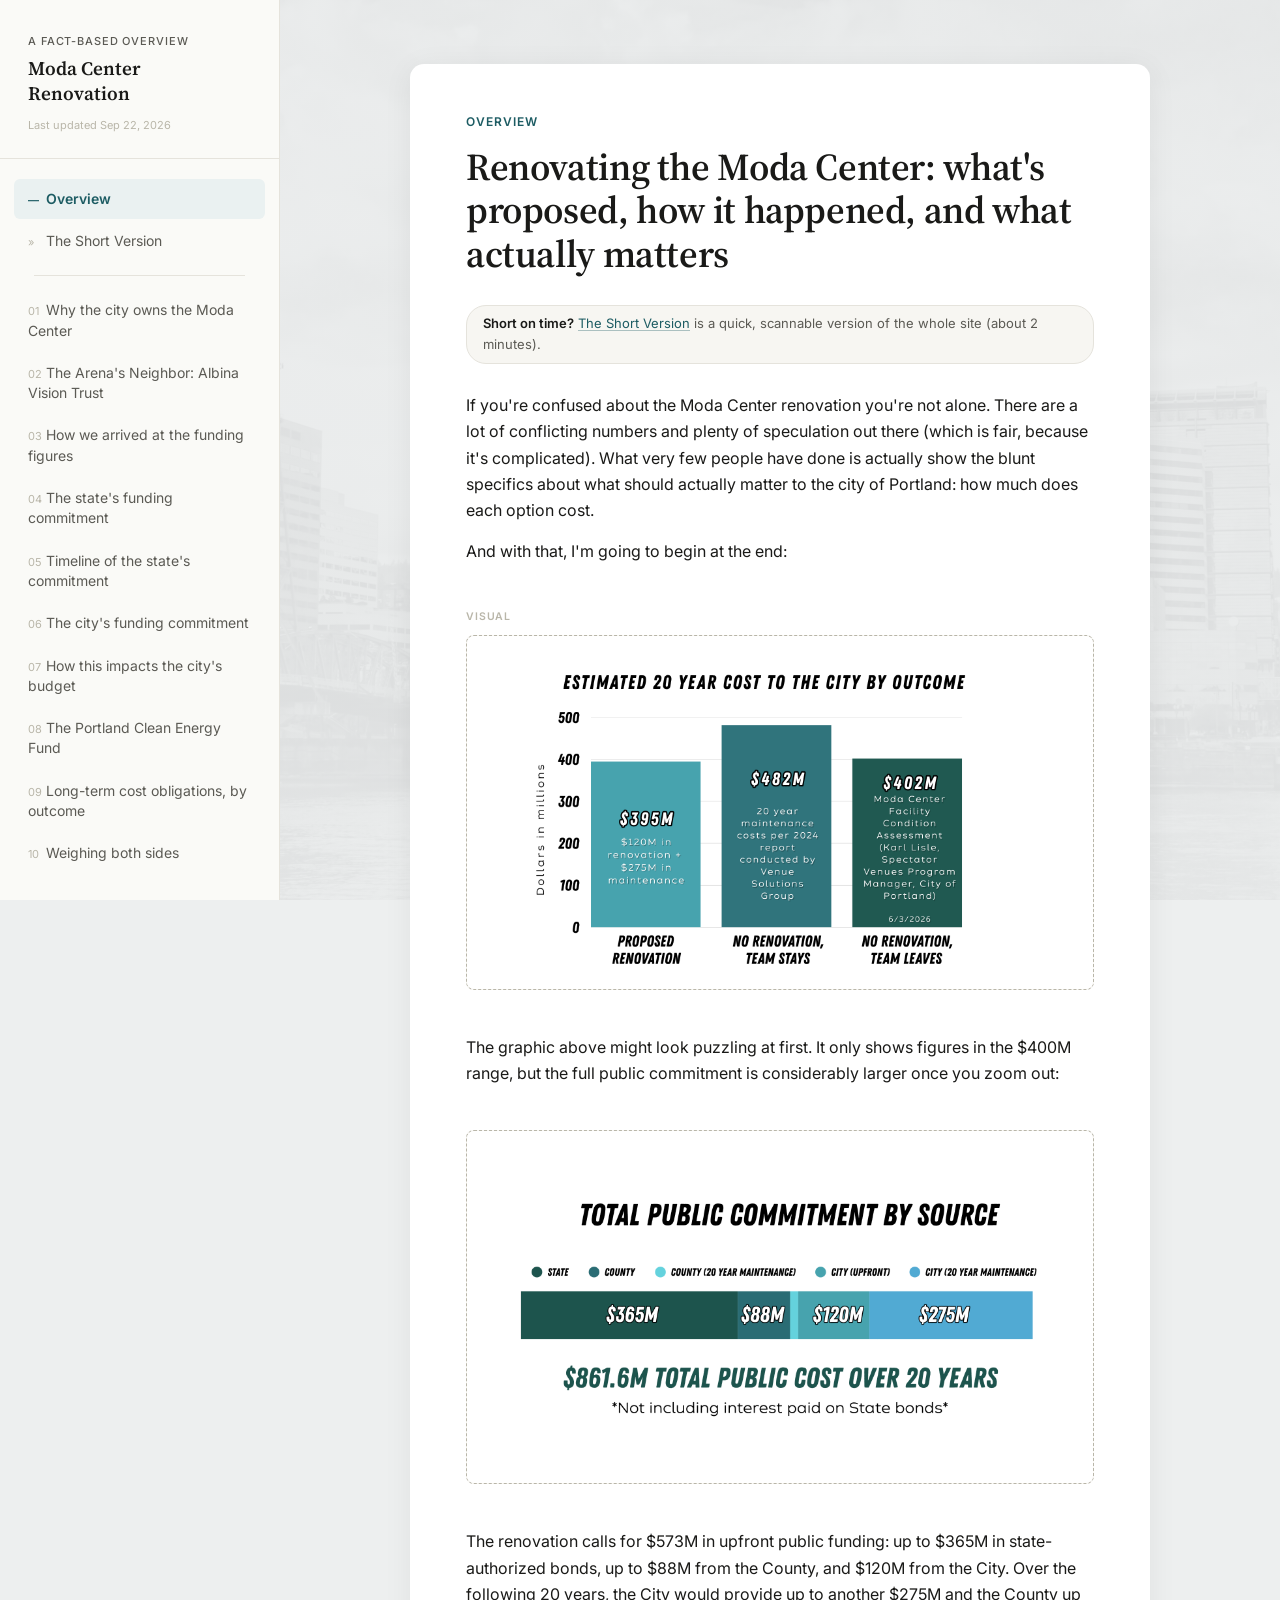
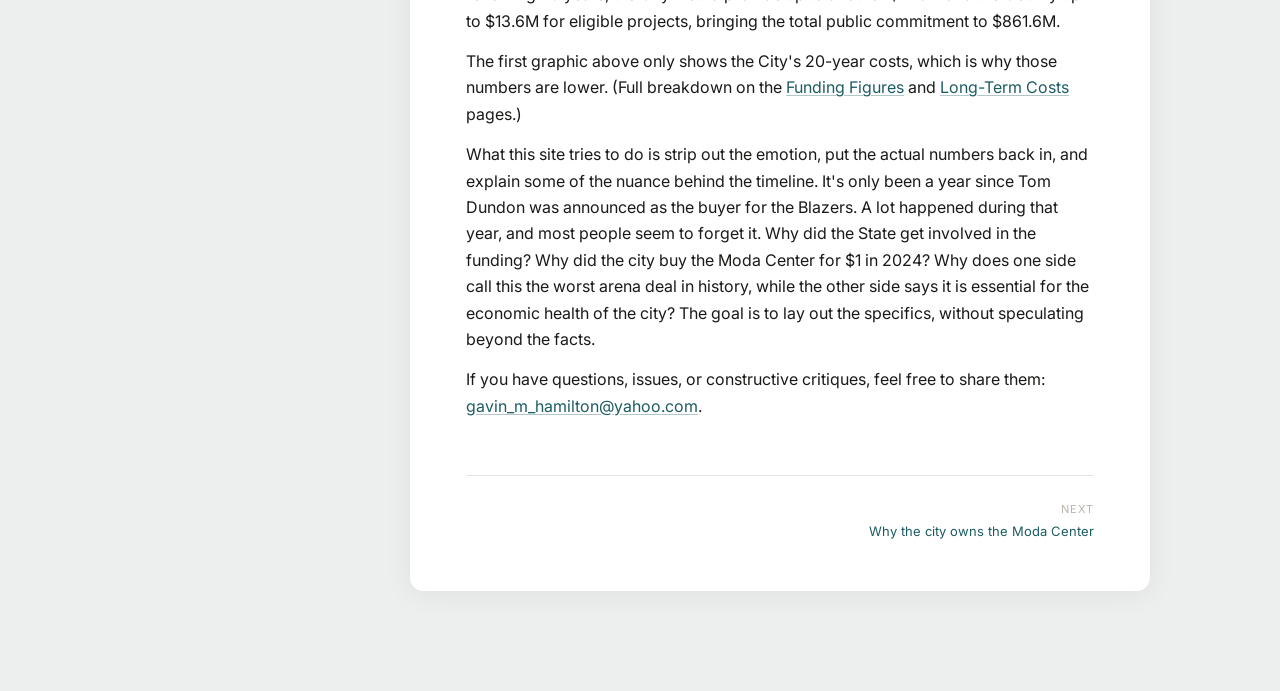
<file: index.html>
<!DOCTYPE html>
<html lang="en">
<head>
<meta charset="UTF-8">
<meta name="viewport" content="width=device-width, initial-scale=1.0">
<title>Renovating the Moda Center: what's proposed, how it happened, and what actually matters — Moda Center Renovation</title>
<link rel="preconnect" href="https://fonts.googleapis.com">
<link href="https://fonts.googleapis.com/css2?family=Source+Serif+4:opsz,wght@8..60,500;8..60,600;8..60,700&family=Inter:wght@400;500;600&display=swap" rel="stylesheet">
<link rel="stylesheet" href="styles.css">
</head>
<body>

<div class="mobile-topbar">
  <button class="menu-btn" id="menuBtn" aria-label="Open menu">☰</button>
  <a class="name" href="index.html">Moda Center Renovation</a>
</div>
<div class="sidebar-overlay" id="overlay"></div>

<div class="app">

  <aside class="sidebar" id="sidebar">
    <div class="sidebar-title">
      <div class="kicker">A fact-based overview</div>
      <a class="name" href="index.html">Moda Center<br>Renovation</a>
      <div class="last-updated">Last updated Sep 22, 2026</div>
    </div>
    <nav class="navlist" id="navlist">
      <a href="index.html" class="active"><span class="navnum">&mdash;</span>Overview</a>
      <a href="short-version.html"><span class="navnum">&raquo;</span>The Short Version</a>
      <div class="navdivider"></div>
      <a href="city-ownership.html"><span class="navnum">01</span>Why the city owns the Moda Center</a>
      <a href="albina.html"><span class="navnum">02</span>The Arena's Neighbor: Albina Vision Trust</a>
      <a href="funding-figures.html"><span class="navnum">03</span>How we arrived at the funding figures</a>
      <a href="state-commitment.html"><span class="navnum">04</span>The state's funding commitment</a>
      <a href="state-timeline.html"><span class="navnum">05</span>Timeline of the state's commitment</a>
      <a href="city-commitment.html"><span class="navnum">06</span>The city's funding commitment</a>
      <a href="city-budget.html"><span class="navnum">07</span>How this impacts the city's budget</a>
      <a href="pcef.html"><span class="navnum">08</span>The Portland Clean Energy Fund</a>
      <a href="long-term-costs.html"><span class="navnum">09</span>Long-term cost obligations, by outcome</a>
      <a href="case-for-against.html"><span class="navnum">10</span>Weighing both sides</a>
    </nav>
  </aside>

  <main class="content">
    <div class="page">
      <div class="page-eyebrow">Overview</div>
      <h1>Renovating the Moda Center: what's proposed, how it happened, and what actually matters</h1>

      <div class="readtime">
        <span><strong>Short on time?</strong> <a href="short-version.html">The Short Version</a> is a quick, scannable version of the whole site (about 2 minutes).</span>
      </div>

      <div class="slot">
        <div class="intro-slot">
<p>If you're confused about the Moda Center renovation you're not alone. There are a lot of conflicting numbers and plenty of speculation out there (which is fair, because it's complicated). What very few people have done is actually show the blunt specifics about what should actually matter to the city of Portland: how much does each option cost.</p>
<p>And with that, I'm going to begin at the end:</p>
        </div>
      </div>

      <div class="slot">
        <div class="slot-label">Visual</div>
        <div class="image-slot">
          <img src="overview.png" alt="Estimated 20-year cost to the city, by outcome">
        </div>
      </div>

      <div class="slot">
        <div class="commentary-slot">
<p>The graphic above might look puzzling at first. It only shows figures in the $400M range, but the full public commitment is considerably larger once you zoom out:</p>
        </div>
      </div>

      <div class="slot">
        <div class="image-slot">
          <img src="long-term-total.png" alt="Total public commitment over 20 years, by source, versus private capital">
        </div>
      </div>

      <div class="slot">
        <div class="commentary-slot">
<p>The renovation calls for $573M in upfront public funding: up to $365M in state-authorized bonds, up to $88M from the County, and $120M from the City. Over the following 20 years, the City would provide up to another $275M and the County up to $13.6M for eligible projects, bringing the total public commitment to $861.6M.</p>
<p>The first graphic above only shows the City's 20-year costs, which is why those numbers are lower. (Full breakdown on the <a href="funding-figures.html">Funding Figures</a> and <a href="long-term-costs.html">Long-Term Costs</a> pages.)</p>
<p>What this site tries to do is strip out the emotion, put the actual numbers back in, and explain some of the nuance behind the timeline. It's only been a year since Tom Dundon was announced as the buyer for the Blazers. A lot happened during that year, and most people seem to forget it. Why did the State get involved in the funding? Why did the city buy the Moda Center for $1 in 2024? Why does one side call this the worst arena deal in history, while the other side says it is essential for the economic health of the city? The goal is to lay out the specifics, without speculating beyond the facts.</p>
<p>If you have questions, issues, or constructive critiques, feel free to share them: <a href="mailto:gavin_m_hamilton@yahoo.com">gavin_m_hamilton@yahoo.com</a>.</p>
        </div>
      </div>

      <div class="page-footer-nav">
        <span></span>
        <a class="next" href="city-ownership.html"><span class="dir">Next</span><span>Why the city owns the Moda Center</span></a>
      </div>
    </div>
  </main>
</div>

<script src="script.js"></script>

</body>
</html>
</file>
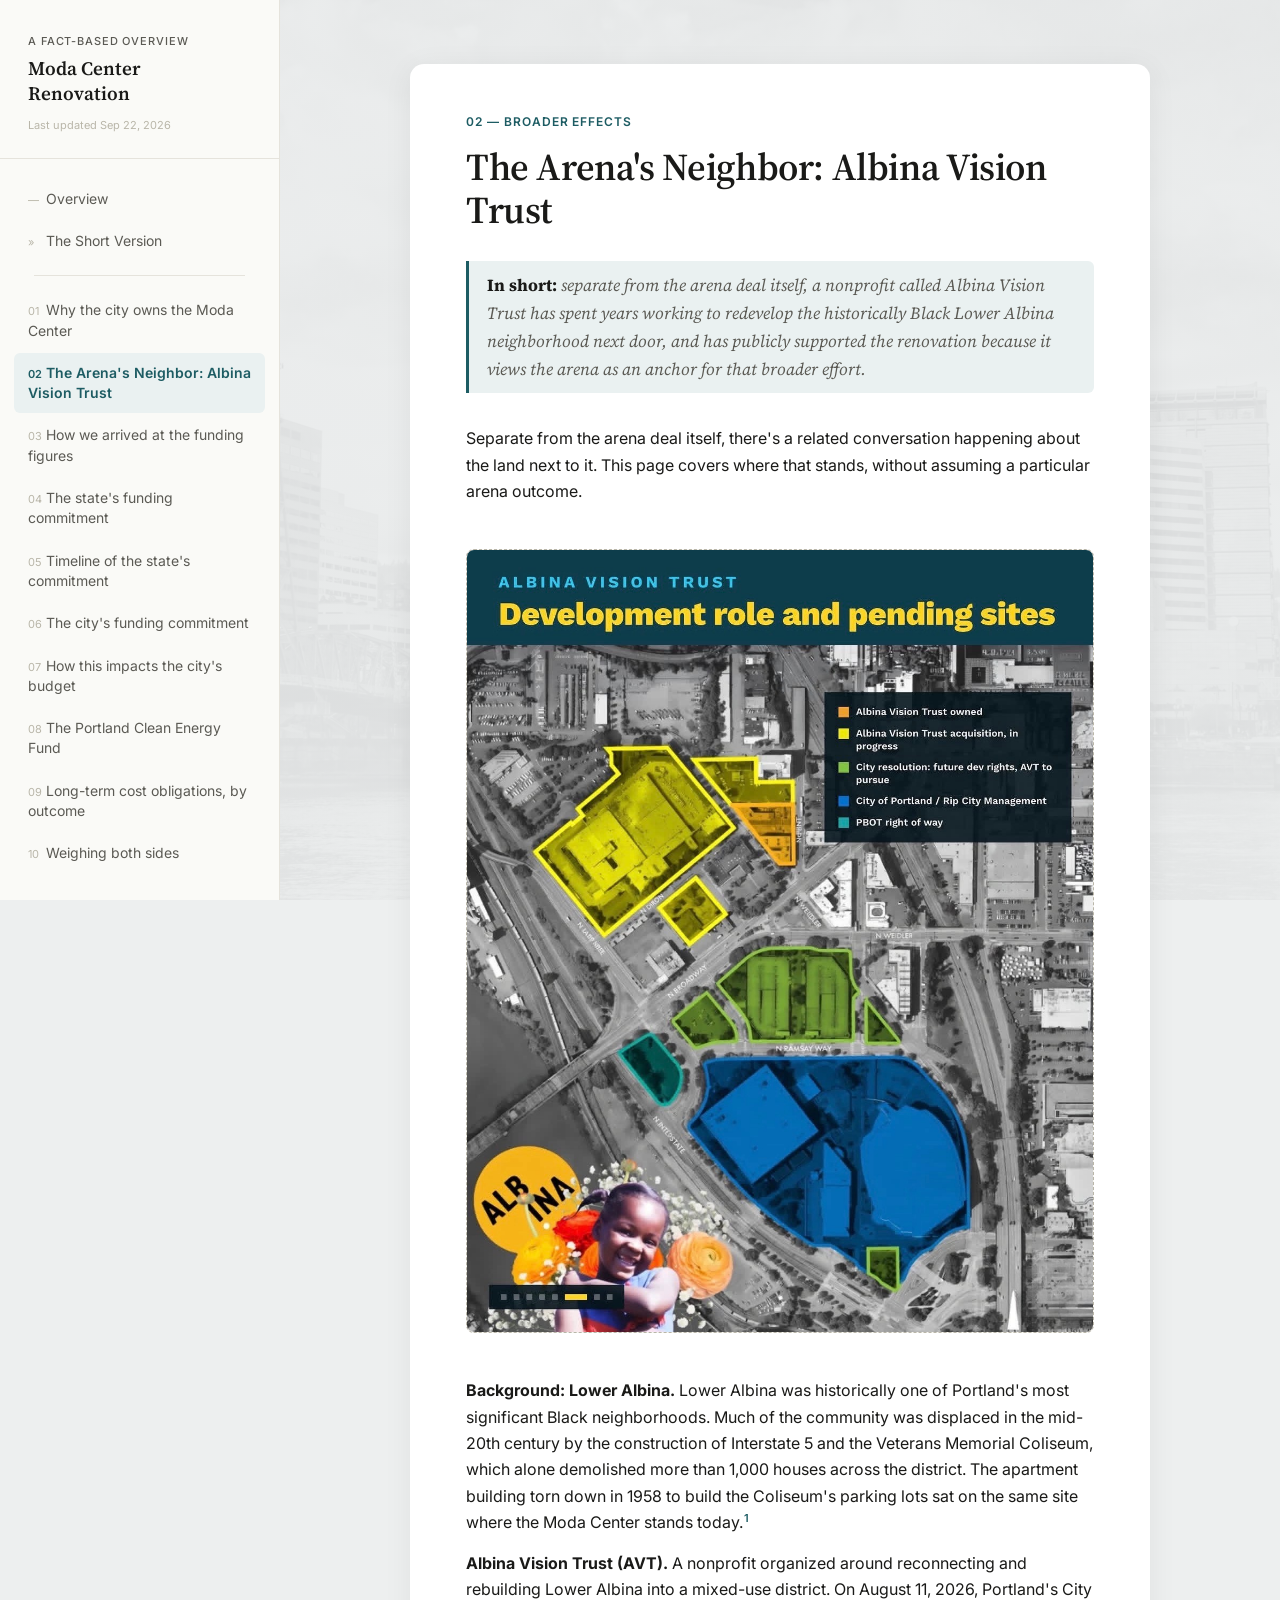
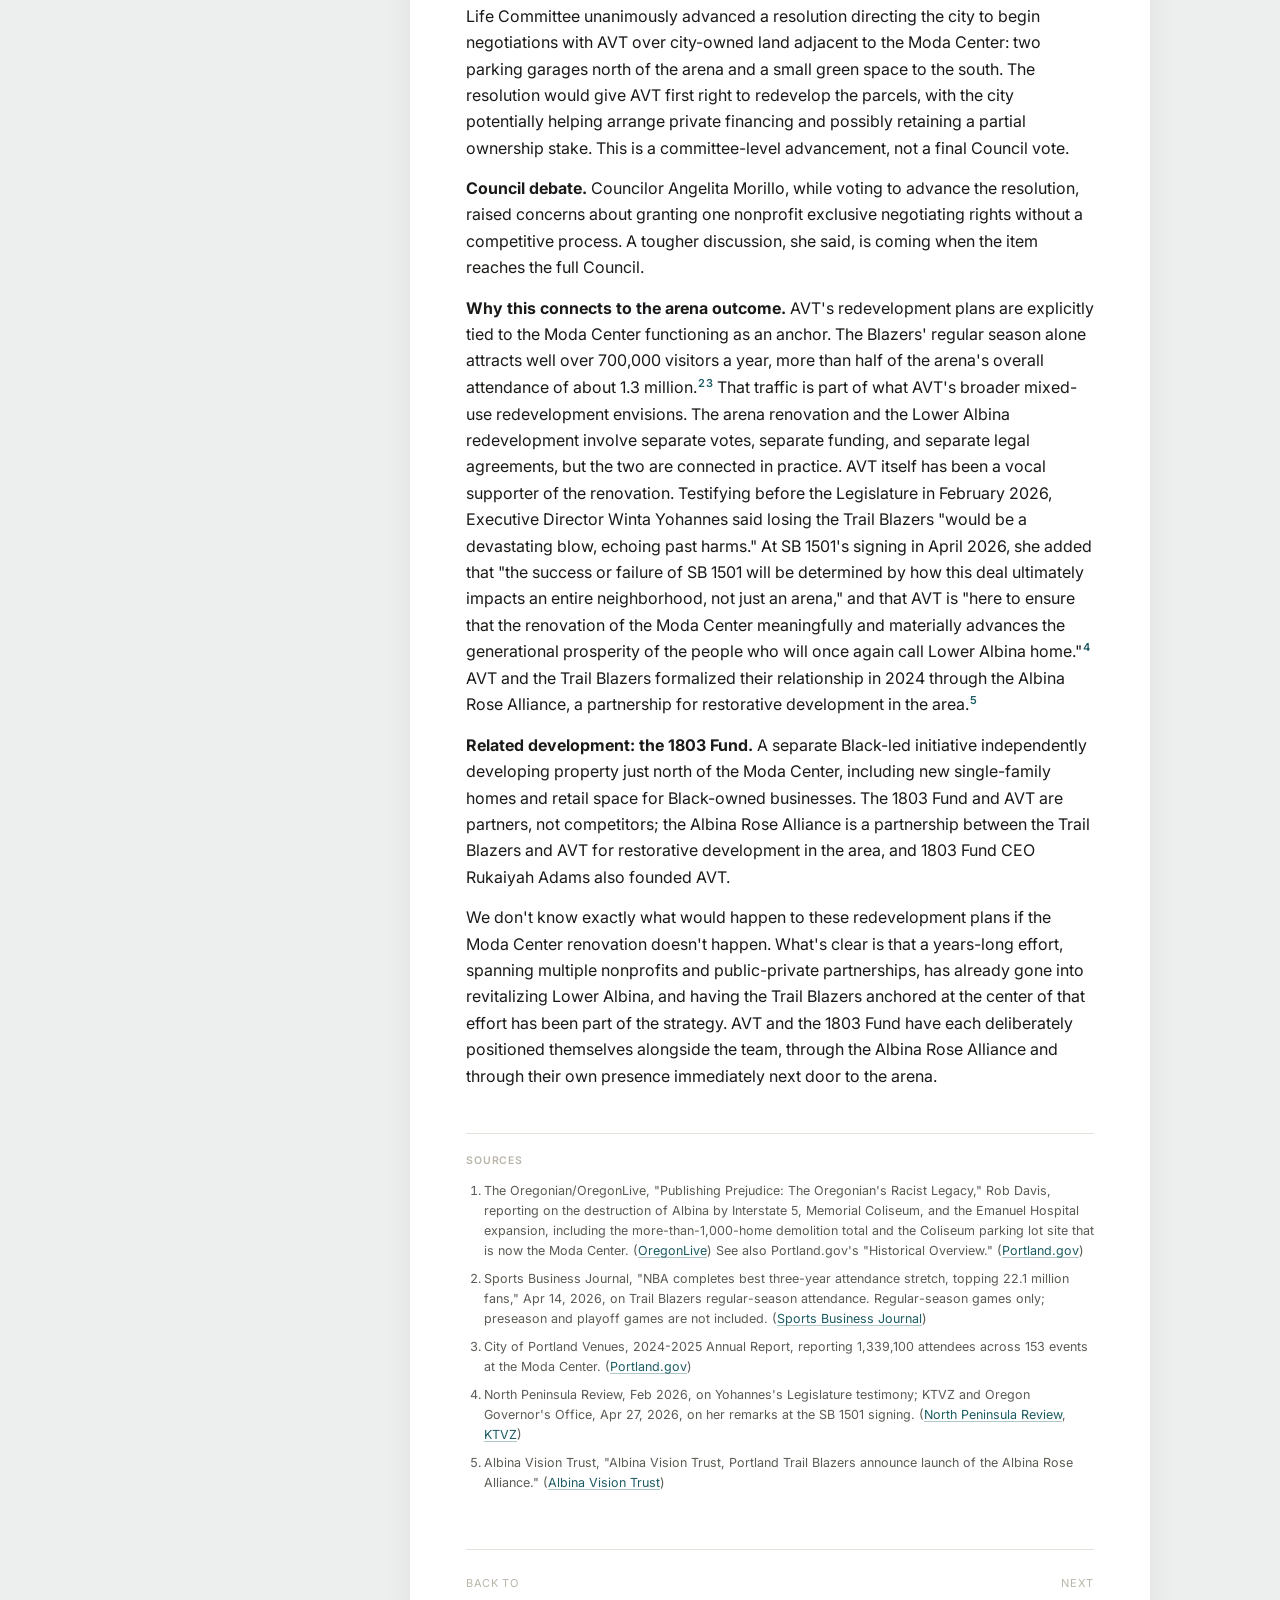
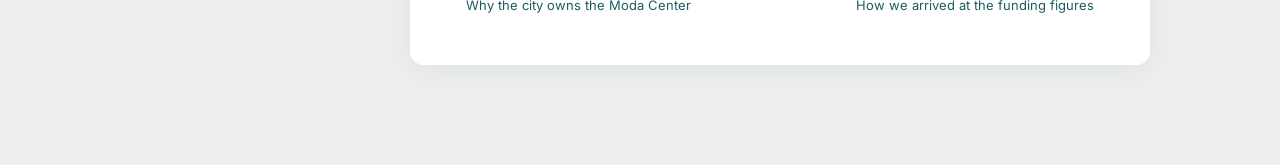
<file: albina.html>
<!DOCTYPE html>
<html lang="en">
<head>
<meta charset="UTF-8">
<meta name="viewport" content="width=device-width, initial-scale=1.0">
<title>The Arena's Neighbor: Albina Vision Trust — Moda Center Renovation</title>
<link rel="preconnect" href="https://fonts.googleapis.com">
<link href="https://fonts.googleapis.com/css2?family=Source+Serif+4:opsz,wght@8..60,500;8..60,600;8..60,700&family=Inter:wght@400;500;600&display=swap" rel="stylesheet">
<link rel="stylesheet" href="styles.css">
</head>
<body>

<div class="mobile-topbar">
  <button class="menu-btn" id="menuBtn" aria-label="Open menu">☰</button>
  <a class="name" href="index.html">Moda Center Renovation</a>
</div>
<div class="sidebar-overlay" id="overlay"></div>

<div class="app">

  <aside class="sidebar" id="sidebar">
    <div class="sidebar-title">
      <div class="kicker">A fact-based overview</div>
      <a class="name" href="index.html">Moda Center<br>Renovation</a>
      <div class="last-updated">Last updated Sep 22, 2026</div>
    </div>
    <nav class="navlist" id="navlist">
      <a href="index.html"><span class="navnum">&mdash;</span>Overview</a>
      <a href="short-version.html"><span class="navnum">&raquo;</span>The Short Version</a>
      <div class="navdivider"></div>
      <a href="city-ownership.html"><span class="navnum">01</span>Why the city owns the Moda Center</a>
      <a href="albina.html" class="active"><span class="navnum">02</span>The Arena's Neighbor: Albina Vision Trust</a>
      <a href="funding-figures.html"><span class="navnum">03</span>How we arrived at the funding figures</a>
      <a href="state-commitment.html"><span class="navnum">04</span>The state's funding commitment</a>
      <a href="state-timeline.html"><span class="navnum">05</span>Timeline of the state's commitment</a>
      <a href="city-commitment.html"><span class="navnum">06</span>The city's funding commitment</a>
      <a href="city-budget.html"><span class="navnum">07</span>How this impacts the city's budget</a>
      <a href="pcef.html"><span class="navnum">08</span>The Portland Clean Energy Fund</a>
      <a href="long-term-costs.html"><span class="navnum">09</span>Long-term cost obligations, by outcome</a>
      <a href="case-for-against.html"><span class="navnum">10</span>Weighing both sides</a>
    </nav>
  </aside>

  <main class="content">
    <div class="page">
      <div class="page-eyebrow">02 &mdash; Broader effects</div>
      <h1>The Arena's Neighbor: Albina Vision Trust</h1>

      <div class="tldr">
        <strong>In short:</strong> separate from the arena deal itself, a nonprofit called Albina Vision Trust has spent years working to redevelop the historically Black Lower Albina neighborhood next door, and has publicly supported the renovation because it views the arena as an anchor for that broader effort.
      </div>

      <div class="slot">
        <div class="intro-slot">
<p>Separate from the arena deal itself, there's a related conversation happening about the land next to it. This page covers where that stands, without assuming a particular arena outcome.</p>
        </div>
      </div>

      <div class="slot">
        <div class="image-slot">
          <img src="albina.png" alt="Map or district diagram of the parcels involved in the Lower Albina redevelopment">
        </div>
      </div>

      <div class="slot">
        <div class="commentary-slot">
<p><strong>Background: Lower Albina.</strong> Lower Albina was historically one of Portland's most significant Black neighborhoods. Much of the community was displaced in the mid-20th century by the construction of Interstate 5 and the Veterans Memorial Coliseum, which alone demolished more than 1,000 houses across the district. The apartment building torn down in 1958 to build the Coliseum's parking lots sat on the same site where the Moda Center stands today.<span class="footnote-ref">1</span></p>
<p><strong>Albina Vision Trust (AVT).</strong> A nonprofit organized around reconnecting and rebuilding Lower Albina into a mixed-use district. On August 11, 2026, Portland's City Life Committee unanimously advanced a resolution directing the city to begin negotiations with AVT over city-owned land adjacent to the Moda Center: two parking garages north of the arena and a small green space to the south. The resolution would give AVT first right to redevelop the parcels, with the city potentially helping arrange private financing and possibly retaining a partial ownership stake. This is a committee-level advancement, not a final Council vote.</p>
<p><strong>Council debate.</strong> Councilor Angelita Morillo, while voting to advance the resolution, raised concerns about granting one nonprofit exclusive negotiating rights without a competitive process. A tougher discussion, she said, is coming when the item reaches the full Council.</p>
<p><strong>Why this connects to the arena outcome.</strong> AVT's redevelopment plans are explicitly tied to the Moda Center functioning as an anchor. The Blazers' regular season alone attracts well over 700,000 visitors a year, more than half of the arena's overall attendance of about 1.3 million.<span class="footnote-ref">2</span><span class="footnote-ref">3</span> That traffic is part of what AVT's broader mixed-use redevelopment envisions. The arena renovation and the Lower Albina redevelopment involve separate votes, separate funding, and separate legal agreements, but the two are connected in practice. AVT itself has been a vocal supporter of the renovation. Testifying before the Legislature in February 2026, Executive Director Winta Yohannes said losing the Trail Blazers "would be a devastating blow, echoing past harms." At SB 1501's signing in April 2026, she added that "the success or failure of SB 1501 will be determined by how this deal ultimately impacts an entire neighborhood, not just an arena," and that AVT is "here to ensure that the renovation of the Moda Center meaningfully and materially advances the generational prosperity of the people who will once again call Lower Albina home."<span class="footnote-ref">4</span> AVT and the Trail Blazers formalized their relationship in 2024 through the Albina Rose Alliance, a partnership for restorative development in the area.<span class="footnote-ref">5</span></p>
<p><strong>Related development: the 1803 Fund.</strong> A separate Black-led initiative independently developing property just north of the Moda Center, including new single-family homes and retail space for Black-owned businesses. The 1803 Fund and AVT are partners, not competitors; the Albina Rose Alliance is a partnership between the Trail Blazers and AVT for restorative development in the area, and 1803 Fund CEO Rukaiyah Adams also founded AVT.</p>
<p>We don't know exactly what would happen to these redevelopment plans if the Moda Center renovation doesn't happen. What's clear is that a years-long effort, spanning multiple nonprofits and public-private partnerships, has already gone into revitalizing Lower Albina, and having the Trail Blazers anchored at the center of that effort has been part of the strategy. AVT and the 1803 Fund have each deliberately positioned themselves alongside the team, through the Albina Rose Alliance and through their own presence immediately next door to the arena.</p>
        </div>
      </div>

      <div class="slot footnotes">
        <div class="slot-label">Sources</div>
        <ol>
          <li>The Oregonian/OregonLive, "Publishing Prejudice: The Oregonian's Racist Legacy," Rob Davis, reporting on the destruction of Albina by Interstate 5, Memorial Coliseum, and the Emanuel Hospital expansion, including the more-than-1,000-home demolition total and the Coliseum parking lot site that is now the Moda Center. (<a href="https://projects.oregonlive.com/publishing-prejudice/whitewashing-destruction" target="_blank" rel="noopener">OregonLive</a>) See also Portland.gov's "Historical Overview." (<a href="https://www.portland.gov/phb/nnehousing/framework/historical-overview" target="_blank" rel="noopener">Portland.gov</a>)</li>
          <li>Sports Business Journal, "NBA completes best three-year attendance stretch, topping 22.1 million fans," Apr 14, 2026, on Trail Blazers regular-season attendance. Regular-season games only; preseason and playoff games are not included. (<a href="https://www.sportsbusinessjournal.com/Articles/2026/04/14/nba-completes-best-three-year-attendance-stretch-topping-221-million-fans/" target="_blank" rel="noopener">Sports Business Journal</a>)</li>
          <li>City of Portland Venues, 2024-2025 Annual Report, reporting 1,339,100 attendees across 153 events at the Moda Center. (<a href="https://www.portland.gov/venues/overview/2024-2025-annual-report" target="_blank" rel="noopener">Portland.gov</a>)</li>
          <li>North Peninsula Review, Feb 2026, on Yohannes's Legislature testimony; KTVZ and Oregon Governor's Office, Apr 27, 2026, on her remarks at the SB 1501 signing. (<a href="https://northpeninsulareview.com/support-grows-for-moda-center-upgrades-to-keep-trail-blazers-in-portland/" target="_blank" rel="noopener">North Peninsula Review</a>, <a href="https://ktvz.com/news/2026/04/27/oregon-and-portland-invest-in-moda-center-modernization/" target="_blank" rel="noopener">KTVZ</a>)</li>
          <li>Albina Vision Trust, "Albina Vision Trust, Portland Trail Blazers announce launch of the Albina Rose Alliance." (<a href="https://albinavision.org/albina-rose-alliance" target="_blank" rel="noopener">Albina Vision Trust</a>)</li>
        </ol>
      </div>

      <div class="page-footer-nav">
        <a href="city-ownership.html"><span class="dir">Back to</span><span>Why the city owns the Moda Center</span></a>
        <a class="next" href="funding-figures.html"><span class="dir">Next</span><span>How we arrived at the funding figures</span></a>
      </div>
    </div>
  </main>
</div>

<script src="script.js"></script>

</body>
</html>
</file>
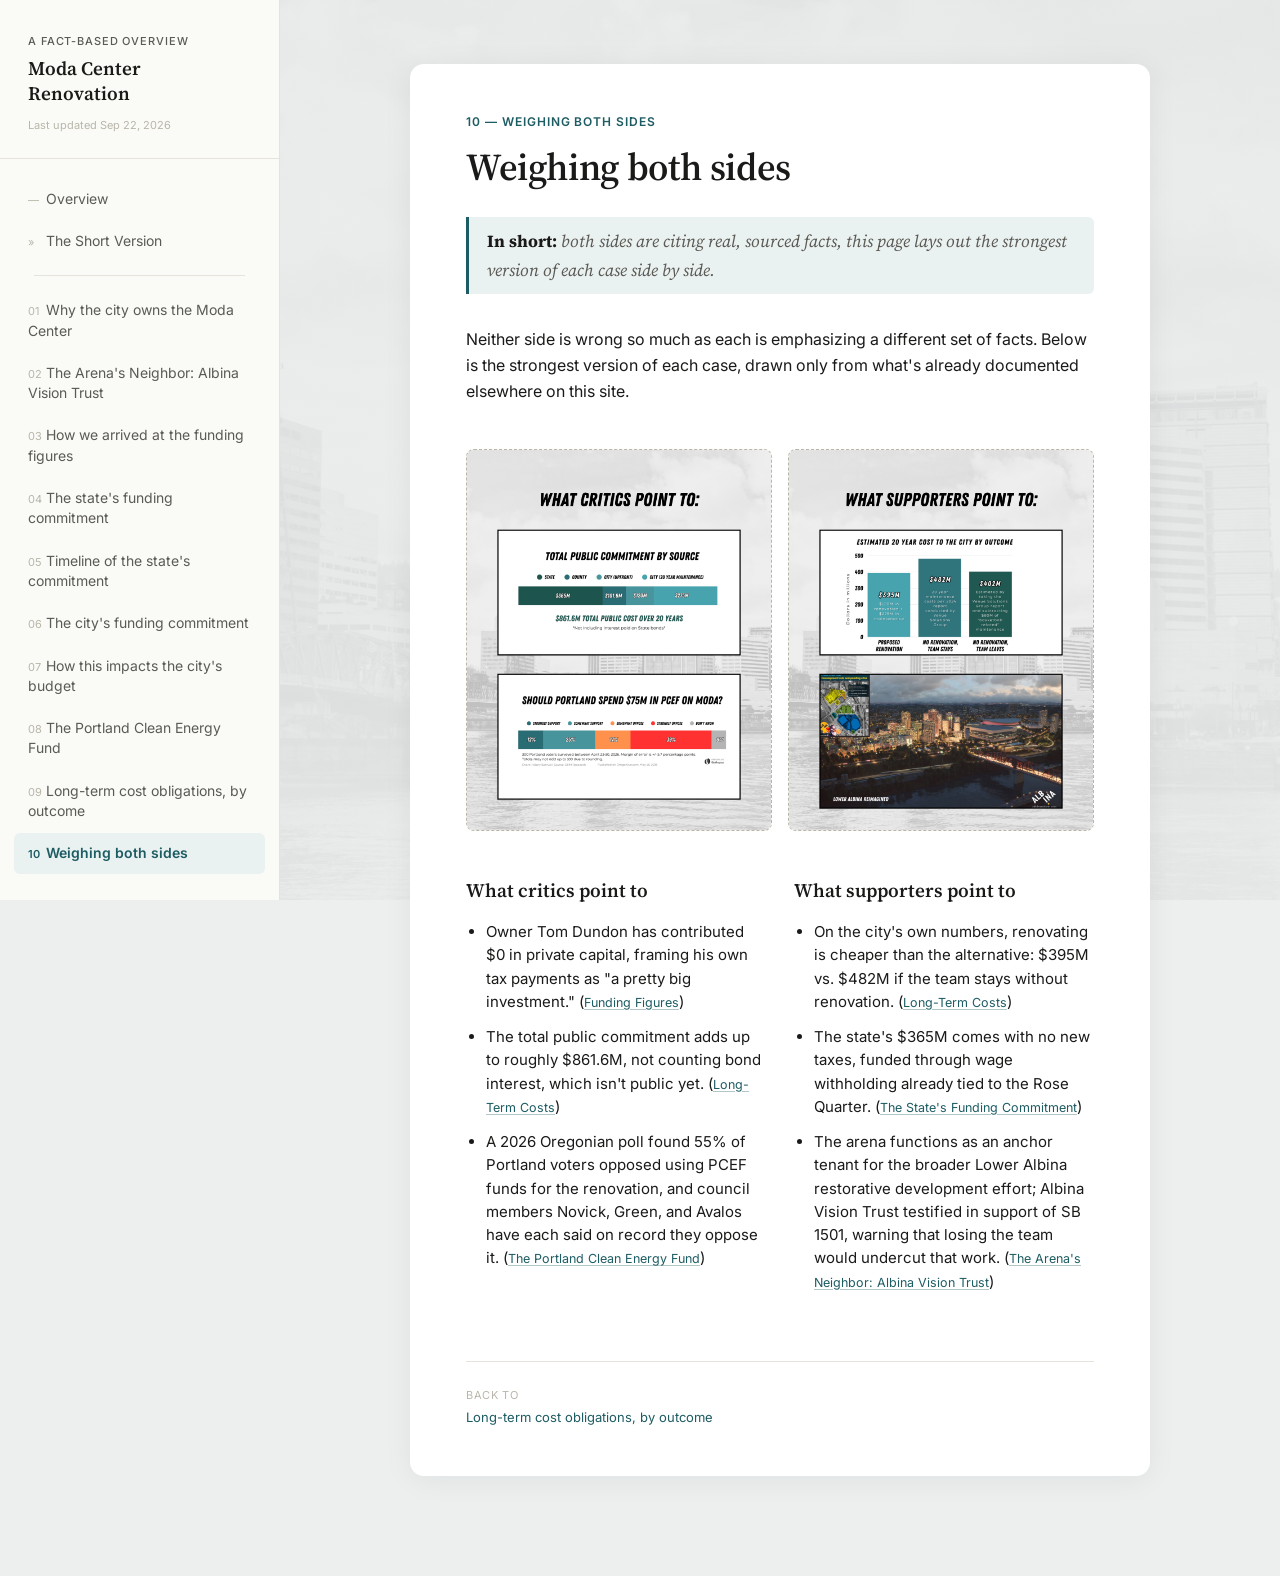
<file: case-for-against.html>
<!DOCTYPE html>
<html lang="en">
<head>
<meta charset="UTF-8">
<meta name="viewport" content="width=device-width, initial-scale=1.0">
<title>Weighing both sides — Moda Center Renovation</title>
<link rel="preconnect" href="https://fonts.googleapis.com">
<link href="https://fonts.googleapis.com/css2?family=Source+Serif+4:opsz,wght@8..60,500;8..60,600;8..60,700&family=Inter:wght@400;500;600&display=swap" rel="stylesheet">
<link rel="stylesheet" href="styles.css">
</head>
<body>

<div class="mobile-topbar">
  <button class="menu-btn" id="menuBtn" aria-label="Open menu">☰</button>
  <a class="name" href="index.html">Moda Center Renovation</a>
</div>
<div class="sidebar-overlay" id="overlay"></div>

<div class="app">

  <aside class="sidebar" id="sidebar">
    <div class="sidebar-title">
      <div class="kicker">A fact-based overview</div>
      <a class="name" href="index.html">Moda Center<br>Renovation</a>
      <div class="last-updated">Last updated Sep 22, 2026</div>
    </div>
    <nav class="navlist" id="navlist">
      <a href="index.html"><span class="navnum">&mdash;</span>Overview</a>
      <a href="short-version.html"><span class="navnum">&raquo;</span>The Short Version</a>
      <div class="navdivider"></div>
      <a href="city-ownership.html"><span class="navnum">01</span>Why the city owns the Moda Center</a>
      <a href="albina.html"><span class="navnum">02</span>The Arena's Neighbor: Albina Vision Trust</a>
      <a href="funding-figures.html"><span class="navnum">03</span>How we arrived at the funding figures</a>
      <a href="state-commitment.html"><span class="navnum">04</span>The state's funding commitment</a>
      <a href="state-timeline.html"><span class="navnum">05</span>Timeline of the state's commitment</a>
      <a href="city-commitment.html"><span class="navnum">06</span>The city's funding commitment</a>
      <a href="city-budget.html"><span class="navnum">07</span>How this impacts the city's budget</a>
      <a href="pcef.html"><span class="navnum">08</span>The Portland Clean Energy Fund</a>
      <a href="long-term-costs.html"><span class="navnum">09</span>Long-term cost obligations, by outcome</a>
      <a href="case-for-against.html" class="active"><span class="navnum">10</span>Weighing both sides</a>
    </nav>
  </aside>

  <main class="content">
    <div class="page">
      <div class="page-eyebrow">10 &mdash; Weighing both sides</div>
      <h1>Weighing both sides</h1>

      <div class="tldr">
        <strong>In short:</strong> both sides are citing real, sourced facts, this page lays out the strongest version of each case side by side.
      </div>

      <div class="slot">
        <div class="intro-slot">
<p>Neither side is wrong so much as each is emphasizing a different set of facts. Below is the strongest version of each case, drawn only from what's already documented elsewhere on this site.</p>
        </div>
      </div>

      <div class="slot">
        <div class="image-pair">
          <div class="image-slot">
            <img src="case-critics.png" alt="Infographic illustrating the critics' case">
          </div>
          <div class="image-slot">
            <img src="case-supporters.png" alt="Infographic illustrating the supporters' case">
          </div>
        </div>
      </div>

      <div class="slot">
        <div class="two-col">
          <div>
            <h3>What critics point to</h3>
            <ul>
              <li>Owner Tom Dundon has contributed $0 in private capital, framing his own tax payments as "a pretty big investment." (<a href="funding-figures.html">Funding Figures</a>)</li>
              <li>The total public commitment adds up to roughly $861.6M, not counting bond interest, which isn't public yet. (<a href="long-term-costs.html">Long-Term Costs</a>)</li>
              <li>A 2026 Oregonian poll found 55% of Portland voters opposed using PCEF funds for the renovation, and council members Novick, Green, and Avalos have each said on record they oppose it. (<a href="pcef.html">The Portland Clean Energy Fund</a>)</li>
            </ul>
          </div>
          <div>
            <h3>What supporters point to</h3>
            <ul>
              <li>On the city's own numbers, renovating is cheaper than the alternative: $395M vs. $482M if the team stays without renovation. (<a href="long-term-costs.html">Long-Term Costs</a>)</li>
              <li>The state's $365M comes with no new taxes, funded through wage withholding already tied to the Rose Quarter. (<a href="state-commitment.html">The State's Funding Commitment</a>)</li>
              <li>The arena functions as an anchor tenant for the broader Lower Albina restorative development effort; Albina Vision Trust testified in support of SB 1501, warning that losing the team would undercut that work. (<a href="albina.html">The Arena's Neighbor: Albina Vision Trust</a>)</li>
            </ul>
          </div>
        </div>
      </div>

      <div class="page-footer-nav">
        <a href="long-term-costs.html"><span class="dir">Back to</span><span>Long-term cost obligations, by outcome</span></a>
      </div>
    </div>
  </main>
</div>

<script src="script.js"></script>

</body>
</html>
</file>
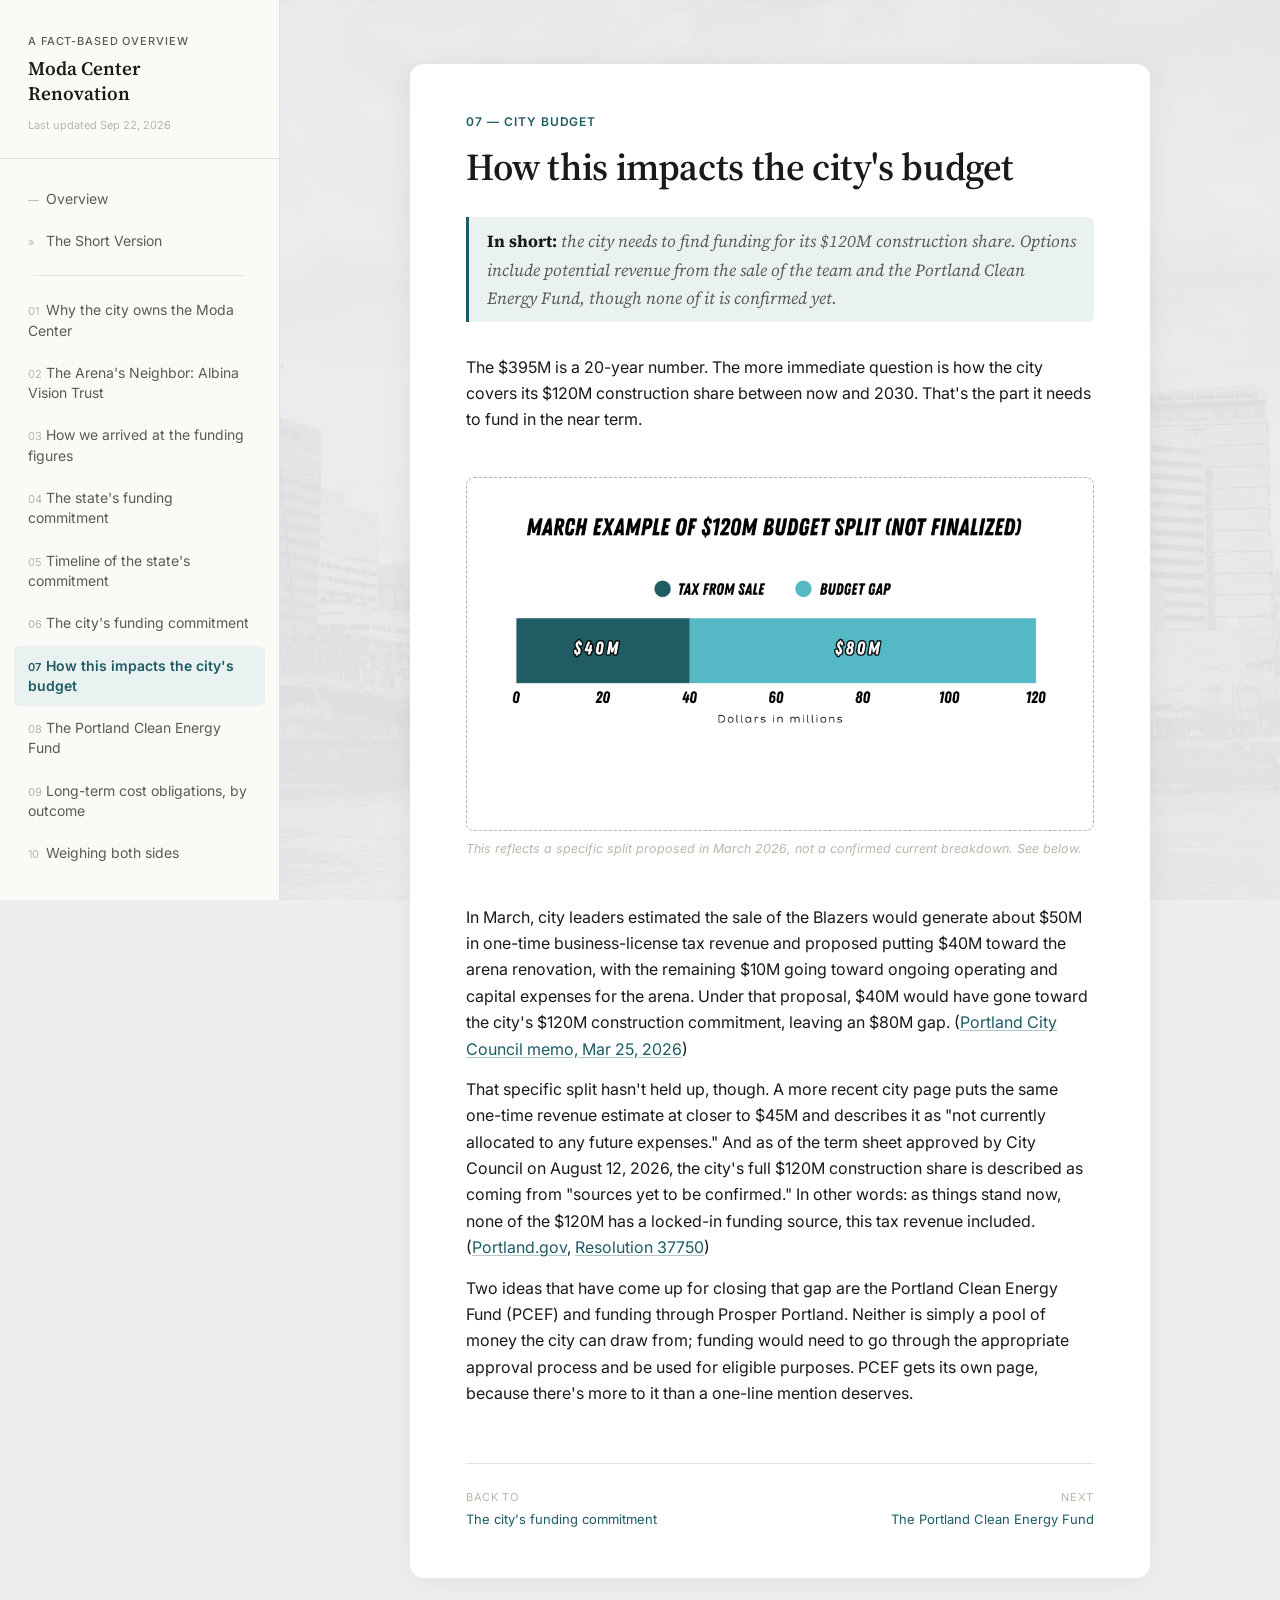
<file: city-budget.html>
<!DOCTYPE html>
<html lang="en">
<head>
<meta charset="UTF-8">
<meta name="viewport" content="width=device-width, initial-scale=1.0">
<title>How this impacts the city's budget — Moda Center Renovation</title>
<link rel="preconnect" href="https://fonts.googleapis.com">
<link href="https://fonts.googleapis.com/css2?family=Source+Serif+4:opsz,wght@8..60,500;8..60,600;8..60,700&family=Inter:wght@400;500;600&display=swap" rel="stylesheet">
<link rel="stylesheet" href="styles.css">
</head>
<body>

<div class="mobile-topbar">
  <button class="menu-btn" id="menuBtn" aria-label="Open menu">☰</button>
  <a class="name" href="index.html">Moda Center Renovation</a>
</div>
<div class="sidebar-overlay" id="overlay"></div>

<div class="app">

  <aside class="sidebar" id="sidebar">
    <div class="sidebar-title">
      <div class="kicker">A fact-based overview</div>
      <a class="name" href="index.html">Moda Center<br>Renovation</a>
      <div class="last-updated">Last updated Sep 22, 2026</div>
    </div>
    <nav class="navlist" id="navlist">
      <a href="index.html"><span class="navnum">&mdash;</span>Overview</a>
      <a href="short-version.html"><span class="navnum">&raquo;</span>The Short Version</a>
      <div class="navdivider"></div>
      <a href="city-ownership.html"><span class="navnum">01</span>Why the city owns the Moda Center</a>
      <a href="albina.html"><span class="navnum">02</span>The Arena's Neighbor: Albina Vision Trust</a>
      <a href="funding-figures.html"><span class="navnum">03</span>How we arrived at the funding figures</a>
      <a href="state-commitment.html"><span class="navnum">04</span>The state's funding commitment</a>
      <a href="state-timeline.html"><span class="navnum">05</span>Timeline of the state's commitment</a>
      <a href="city-commitment.html"><span class="navnum">06</span>The city's funding commitment</a>
      <a href="city-budget.html" class="active"><span class="navnum">07</span>How this impacts the city's budget</a>
      <a href="pcef.html"><span class="navnum">08</span>The Portland Clean Energy Fund</a>
      <a href="long-term-costs.html"><span class="navnum">09</span>Long-term cost obligations, by outcome</a>
      <a href="case-for-against.html"><span class="navnum">10</span>Weighing both sides</a>
    </nav>
  </aside>

  <main class="content">
    <div class="page">
      <div class="page-eyebrow">07 &mdash; City budget</div>
      <h1>How this impacts the city's budget</h1>

      <div class="tldr">
        <strong>In short:</strong> the city needs to find funding for its $120M construction share. Options include potential revenue from the sale of the team and the Portland Clean Energy Fund, though none of it is confirmed yet.
      </div>

      <div class="slot">
        <div class="intro-slot">
<p>The $395M is a 20-year number. The more immediate question is how the city covers its $120M construction share between now and 2030. That's the part it needs to fund in the near term.</p>
        </div>
      </div>

      <div class="slot">
        <div class="image-slot">
          <img src="budget.png" alt="The $120M construction share, and what was proposed in March to cover it">
        </div>
        <p style="font-size:12.5px;color:var(--placeholder-line);margin-top:8px;font-style:italic;">This reflects a specific split proposed in March 2026, not a confirmed current breakdown. See below.</p>
      </div>

      <div class="slot">
        <div class="commentary-slot">
<p>In March, city leaders estimated the sale of the Blazers would generate about $50M in one-time business-license tax revenue and proposed putting $40M toward the arena renovation, with the remaining $10M going toward ongoing operating and capital expenses for the arena. Under that proposal, $40M would have gone toward the city's $120M construction commitment, leaving an $80M gap. (<a href="https://www.portland.gov/venues/documents/portland-city-leadership-memo-nba/download" target="_blank" rel="noopener">Portland City Council memo, Mar 25, 2026</a>)</p>
<p>That specific split hasn't held up, though. A more recent city page puts the same one-time revenue estimate at closer to $45M and describes it as "not currently allocated to any future expenses." And as of the term sheet approved by City Council on August 12, 2026, the city's full $120M construction share is described as coming from "sources yet to be confirmed." In other words: as things stand now, none of the $120M has a locked-in funding source, this tax revenue included. (<a href="https://www.portland.gov/mayor/keith-wilson/wilson-renovate-moda" target="_blank" rel="noopener">Portland.gov</a>, <a href="https://www.portland.gov/council/documents/resolution/adopted/37750" target="_blank" rel="noopener">Resolution 37750</a>)</p>
<p>Two ideas that have come up for closing that gap are the Portland Clean Energy Fund (PCEF) and funding through Prosper Portland. Neither is simply a pool of money the city can draw from; funding would need to go through the appropriate approval process and be used for eligible purposes. PCEF gets its own page, because there's more to it than a one-line mention deserves.</p>
        </div>
      </div>

      <div class="page-footer-nav">
        <a href="city-commitment.html"><span class="dir">Back to</span><span>The city's funding commitment</span></a>
        <a class="next" href="pcef.html"><span class="dir">Next</span><span>The Portland Clean Energy Fund</span></a>
      </div>
    </div>
  </main>
</div>

<script src="script.js"></script>

</body>
</html>
</file>
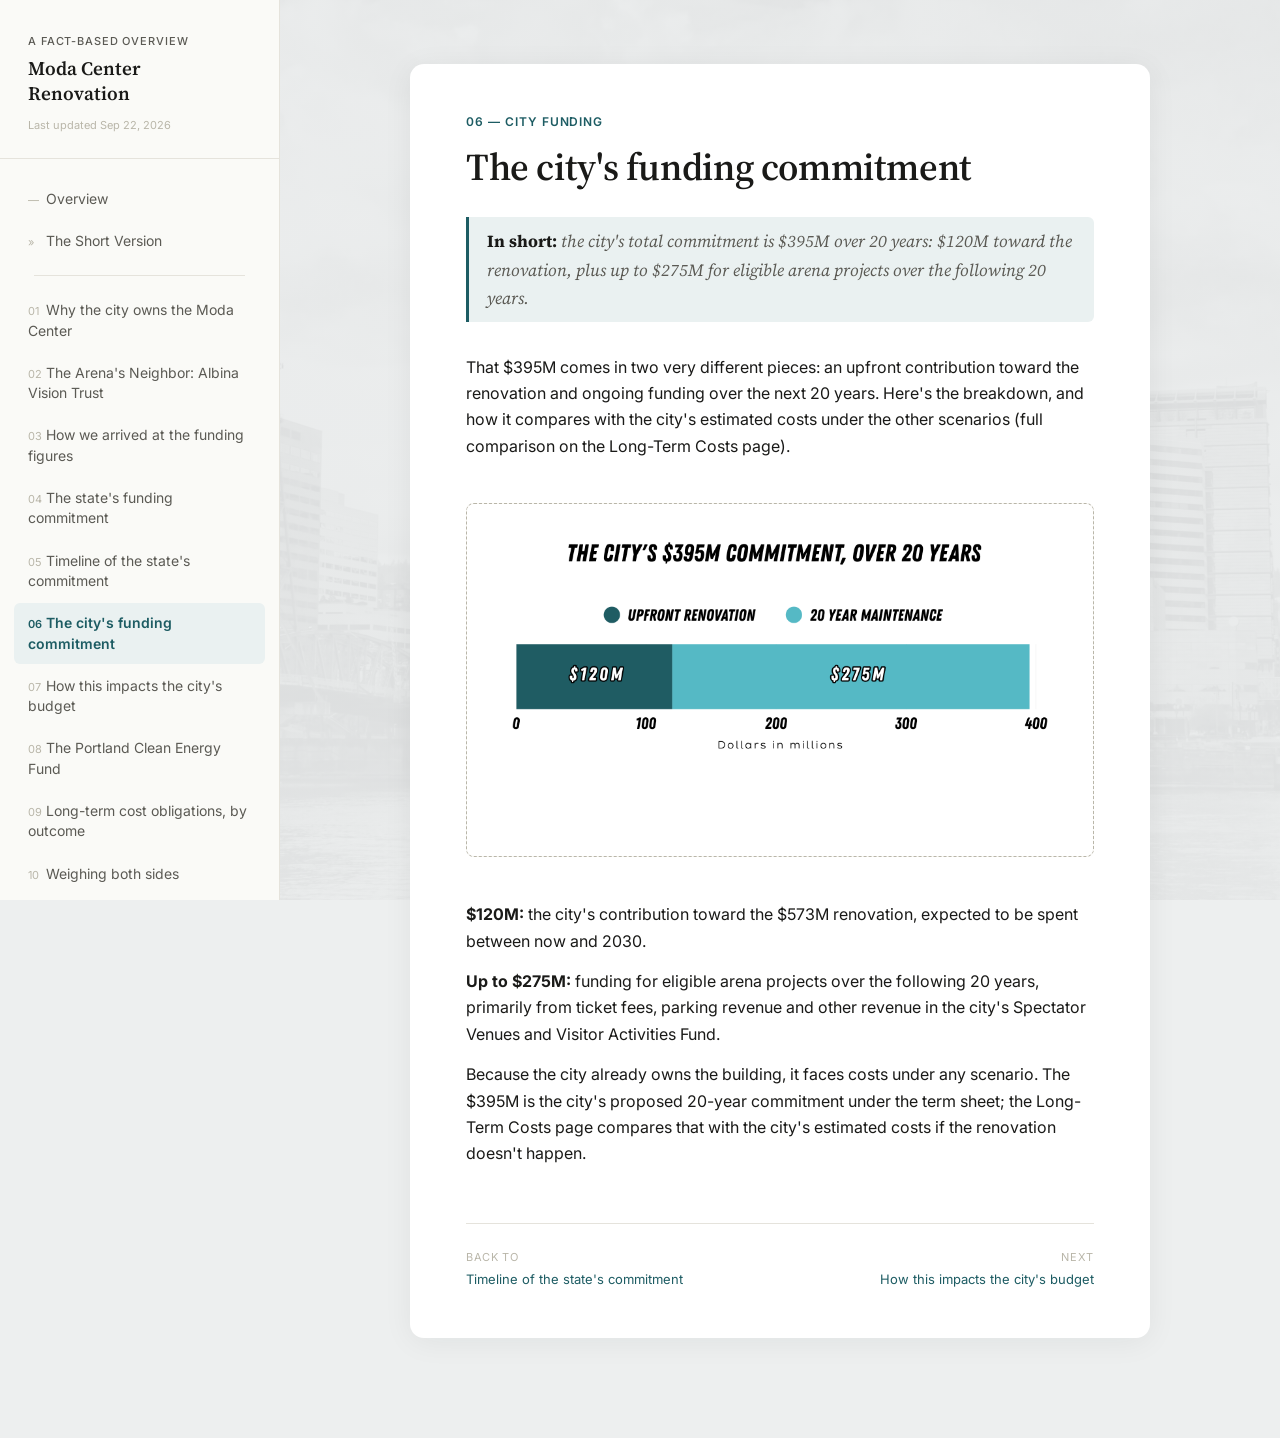
<file: city-commitment.html>
<!DOCTYPE html>
<html lang="en">
<head>
<meta charset="UTF-8">
<meta name="viewport" content="width=device-width, initial-scale=1.0">
<title>The city's funding commitment — Moda Center Renovation</title>
<link rel="preconnect" href="https://fonts.googleapis.com">
<link href="https://fonts.googleapis.com/css2?family=Source+Serif+4:opsz,wght@8..60,500;8..60,600;8..60,700&family=Inter:wght@400;500;600&display=swap" rel="stylesheet">
<link rel="stylesheet" href="styles.css">
</head>
<body>

<div class="mobile-topbar">
  <button class="menu-btn" id="menuBtn" aria-label="Open menu">☰</button>
  <a class="name" href="index.html">Moda Center Renovation</a>
</div>
<div class="sidebar-overlay" id="overlay"></div>

<div class="app">

  <aside class="sidebar" id="sidebar">
    <div class="sidebar-title">
      <div class="kicker">A fact-based overview</div>
      <a class="name" href="index.html">Moda Center<br>Renovation</a>
      <div class="last-updated">Last updated Sep 22, 2026</div>
    </div>
    <nav class="navlist" id="navlist">
      <a href="index.html"><span class="navnum">&mdash;</span>Overview</a>
      <a href="short-version.html"><span class="navnum">&raquo;</span>The Short Version</a>
      <div class="navdivider"></div>
      <a href="city-ownership.html"><span class="navnum">01</span>Why the city owns the Moda Center</a>
      <a href="albina.html"><span class="navnum">02</span>The Arena's Neighbor: Albina Vision Trust</a>
      <a href="funding-figures.html"><span class="navnum">03</span>How we arrived at the funding figures</a>
      <a href="state-commitment.html"><span class="navnum">04</span>The state's funding commitment</a>
      <a href="state-timeline.html"><span class="navnum">05</span>Timeline of the state's commitment</a>
      <a href="city-commitment.html" class="active"><span class="navnum">06</span>The city's funding commitment</a>
      <a href="city-budget.html"><span class="navnum">07</span>How this impacts the city's budget</a>
      <a href="pcef.html"><span class="navnum">08</span>The Portland Clean Energy Fund</a>
      <a href="long-term-costs.html"><span class="navnum">09</span>Long-term cost obligations, by outcome</a>
      <a href="case-for-against.html"><span class="navnum">10</span>Weighing both sides</a>
    </nav>
  </aside>

  <main class="content">
    <div class="page">
      <div class="page-eyebrow">06 &mdash; City funding</div>
      <h1>The city's funding commitment</h1>

      <div class="tldr">
        <strong>In short:</strong> the city's total commitment is $395M over 20 years: $120M toward the renovation, plus up to $275M for eligible arena projects over the following 20 years.
      </div>

      <div class="slot">
        <div class="intro-slot">
<p>That $395M comes in two very different pieces: an upfront contribution toward the renovation and ongoing funding over the next 20 years. Here's the breakdown, and how it compares with the city's estimated costs under the other scenarios (full comparison on the Long-Term Costs page).</p>
        </div>
      </div>

      <div class="slot">
        <div class="image-slot">
          <img src="citycommitment1.png" alt="How the city's $395M splits between construction and 20 years of upkeep">
        </div>
      </div>

      <div class="slot">
        <div class="commentary-slot">
<p><strong>$120M:</strong> the city's contribution toward the $573M renovation, expected to be spent between now and 2030.</p>
<p><strong>Up to $275M:</strong> funding for eligible arena projects over the following 20 years, primarily from ticket fees, parking revenue and other revenue in the city's Spectator Venues and Visitor Activities Fund.</p>
<p>Because the city already owns the building, it faces costs under any scenario. The $395M is the city's proposed 20-year commitment under the term sheet; the Long-Term Costs page compares that with the city's estimated costs if the renovation doesn't happen.</p>
        </div>
      </div>

      <div class="page-footer-nav">
        <a href="state-timeline.html"><span class="dir">Back to</span><span>Timeline of the state's commitment</span></a>
        <a class="next" href="city-budget.html"><span class="dir">Next</span><span>How this impacts the city's budget</span></a>
      </div>
    </div>
  </main>
</div>

<script src="script.js"></script>

</body>
</html>
</file>
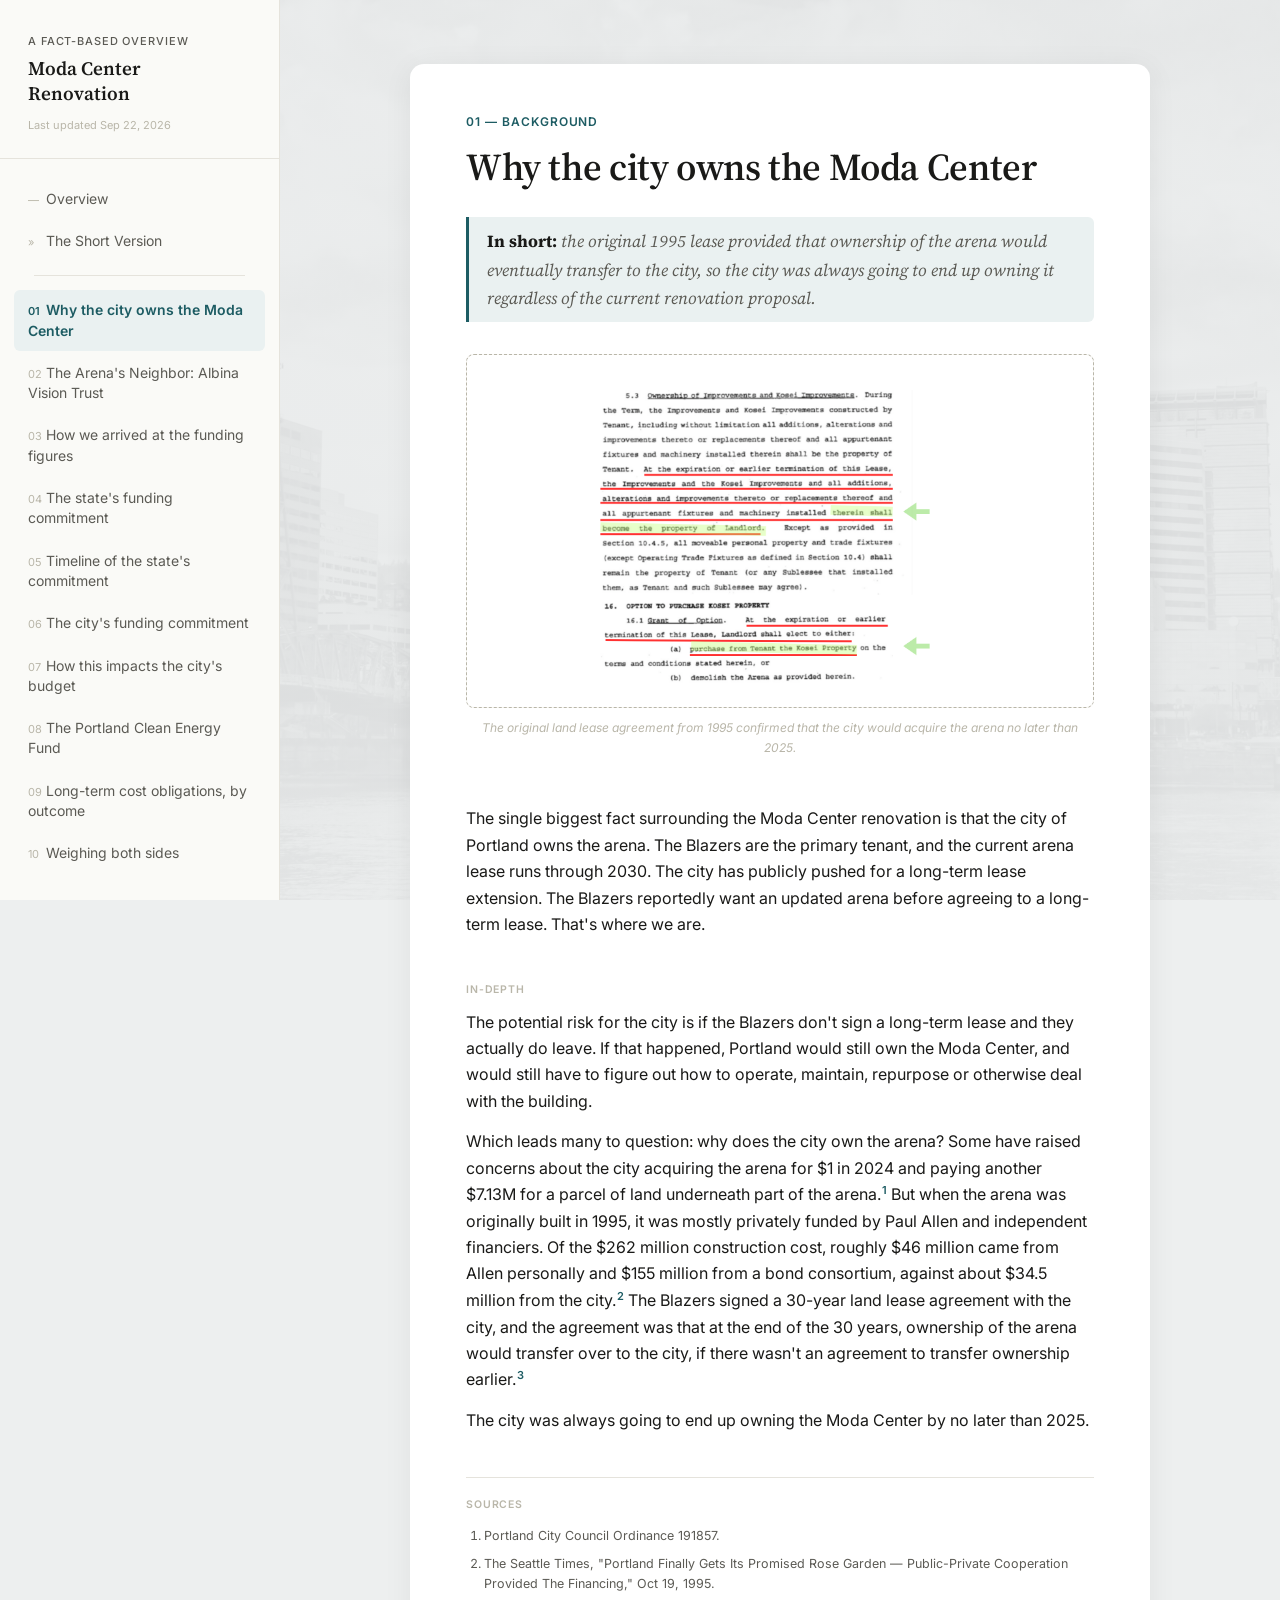
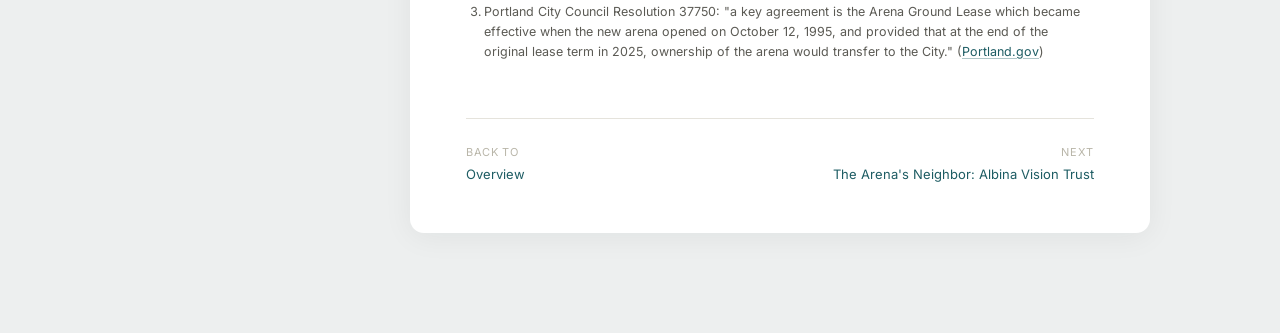
<file: city-ownership.html>
<!DOCTYPE html>
<html lang="en">
<head>
<meta charset="UTF-8">
<meta name="viewport" content="width=device-width, initial-scale=1.0">
<title>Why the city owns the Moda Center — Moda Center Renovation</title>
<link rel="preconnect" href="https://fonts.googleapis.com">
<link href="https://fonts.googleapis.com/css2?family=Source+Serif+4:opsz,wght@8..60,500;8..60,600;8..60,700&family=Inter:wght@400;500;600&display=swap" rel="stylesheet">
<link rel="stylesheet" href="styles.css">
</head>
<body>

<div class="mobile-topbar">
  <button class="menu-btn" id="menuBtn" aria-label="Open menu">☰</button>
  <a class="name" href="index.html">Moda Center Renovation</a>
</div>
<div class="sidebar-overlay" id="overlay"></div>

<div class="app">

  <aside class="sidebar" id="sidebar">
    <div class="sidebar-title">
      <div class="kicker">A fact-based overview</div>
      <a class="name" href="index.html">Moda Center<br>Renovation</a>
      <div class="last-updated">Last updated Sep 22, 2026</div>
    </div>
    <nav class="navlist" id="navlist">
      <a href="index.html"><span class="navnum">&mdash;</span>Overview</a>
      <a href="short-version.html"><span class="navnum">&raquo;</span>The Short Version</a>
      <div class="navdivider"></div>
      <a href="city-ownership.html" class="active"><span class="navnum">01</span>Why the city owns the Moda Center</a>
      <a href="albina.html"><span class="navnum">02</span>The Arena's Neighbor: Albina Vision Trust</a>
      <a href="funding-figures.html"><span class="navnum">03</span>How we arrived at the funding figures</a>
      <a href="state-commitment.html"><span class="navnum">04</span>The state's funding commitment</a>
      <a href="state-timeline.html"><span class="navnum">05</span>Timeline of the state's commitment</a>
      <a href="city-commitment.html"><span class="navnum">06</span>The city's funding commitment</a>
      <a href="city-budget.html"><span class="navnum">07</span>How this impacts the city's budget</a>
      <a href="pcef.html"><span class="navnum">08</span>The Portland Clean Energy Fund</a>
      <a href="long-term-costs.html"><span class="navnum">09</span>Long-term cost obligations, by outcome</a>
      <a href="case-for-against.html"><span class="navnum">10</span>Weighing both sides</a>
    </nav>
  </aside>

  <main class="content">
    <div class="page">
      <div class="page-eyebrow">01 &mdash; Background</div>
      <h1>Why the city owns the Moda Center</h1>

      <div class="tldr">
        <strong>In short:</strong> the original 1995 lease provided that ownership of the arena would eventually transfer to the city, so the city was always going to end up owning it regardless of the current renovation proposal.
      </div>

      <div class="slot">
        <div class="image-slot">
          <img src="city1.png" alt="Original 1995 land lease agreement">
        </div>
        <div class="graphic-caption">The original land lease agreement from 1995 confirmed that the city would acquire the arena no later than 2025.</div>
      </div>

      <div class="slot">
        <div class="intro-slot">
<p>The single biggest fact surrounding the Moda Center renovation is that the city of Portland owns the arena. The Blazers are the primary tenant, and the current arena lease runs through 2030. The city has publicly pushed for a long-term lease extension. The Blazers reportedly want an updated arena before agreeing to a long-term lease. That's where we are.</p>
        </div>
      </div>

      <div class="slot">
        <div class="slot-label">In-depth</div>
        <div class="commentary-slot">
<p>The potential risk for the city is if the Blazers don't sign a long-term lease and they actually do leave. If that happened, Portland would still own the Moda Center, and would still have to figure out how to operate, maintain, repurpose or otherwise deal with the building.</p>
<p>Which leads many to question: why does the city own the arena? Some have raised concerns about the city acquiring the arena for $1 in 2024 and paying another $7.13M for a parcel of land underneath part of the arena.<span class="footnote-ref">1</span> But when the arena was originally built in 1995, it was mostly privately funded by Paul Allen and independent financiers. Of the $262 million construction cost, roughly $46 million came from Allen personally and $155 million from a bond consortium, against about $34.5 million from the city.<span class="footnote-ref">2</span> The Blazers signed a 30-year land lease agreement with the city, and the agreement was that at the end of the 30 years, ownership of the arena would transfer over to the city, if there wasn't an agreement to transfer ownership earlier.<span class="footnote-ref">3</span></p>
<p>The city was always going to end up owning the Moda Center by no later than 2025.</p>
        </div>
      </div>

      <div class="slot footnotes">
        <div class="slot-label">Sources</div>
        <ol>
          <li>Portland City Council Ordinance 191857.</li>
          <li>The Seattle Times, "Portland Finally Gets Its Promised Rose Garden &mdash; Public-Private Cooperation Provided The Financing," Oct 19, 1995.</li>
          <li>Portland City Council Resolution 37750: "a key agreement is the Arena Ground Lease which became effective when the new arena opened on October 12, 1995, and provided that at the end of the original lease term in 2025, ownership of the arena would transfer to the City." (<a href="https://www.portland.gov/council/documents/resolution/adopted/37750" target="_blank" rel="noopener">Portland.gov</a>)</li>
        </ol>
      </div>

      <div class="page-footer-nav">
        <a href="index.html"><span class="dir">Back to</span><span>Overview</span></a>
        <a class="next" href="albina.html"><span class="dir">Next</span><span>The Arena's Neighbor: Albina Vision Trust</span></a>
      </div>
    </div>
  </main>
</div>

<script src="script.js"></script>

</body>
</html>
</file>
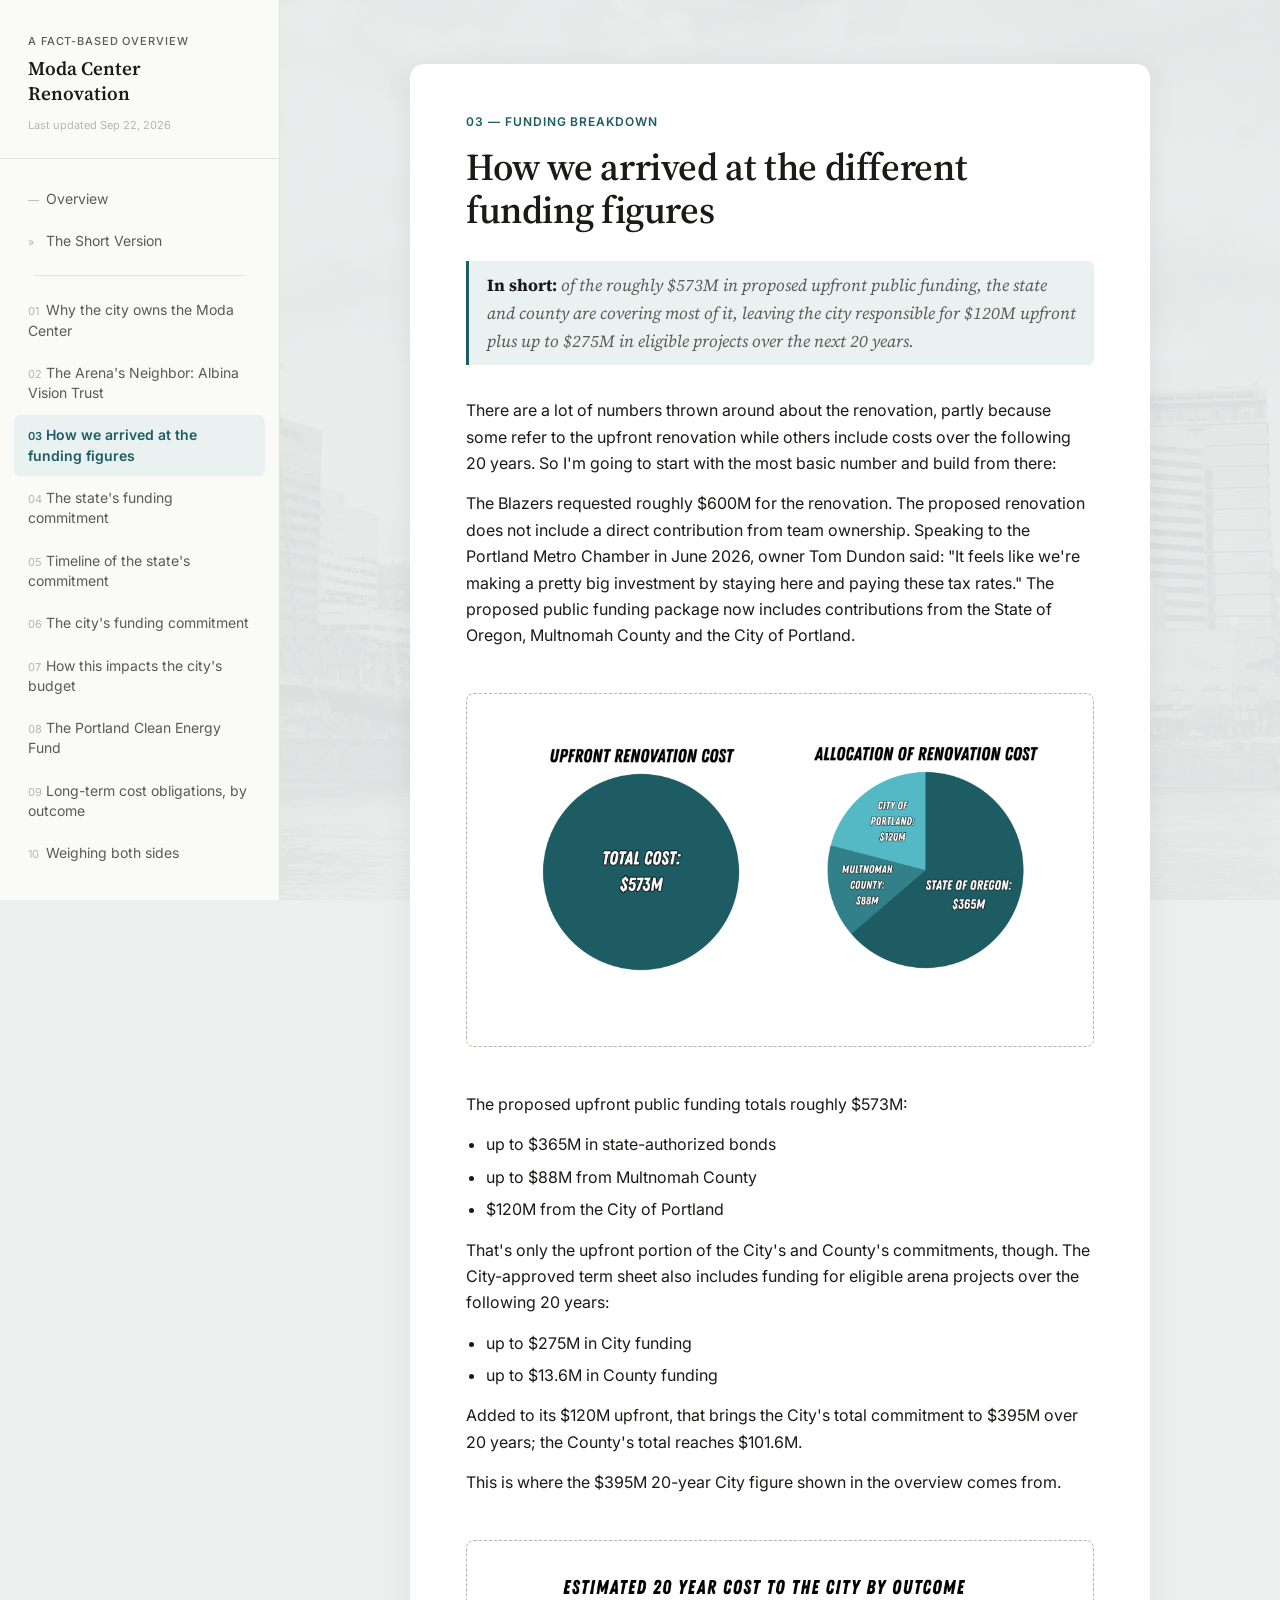
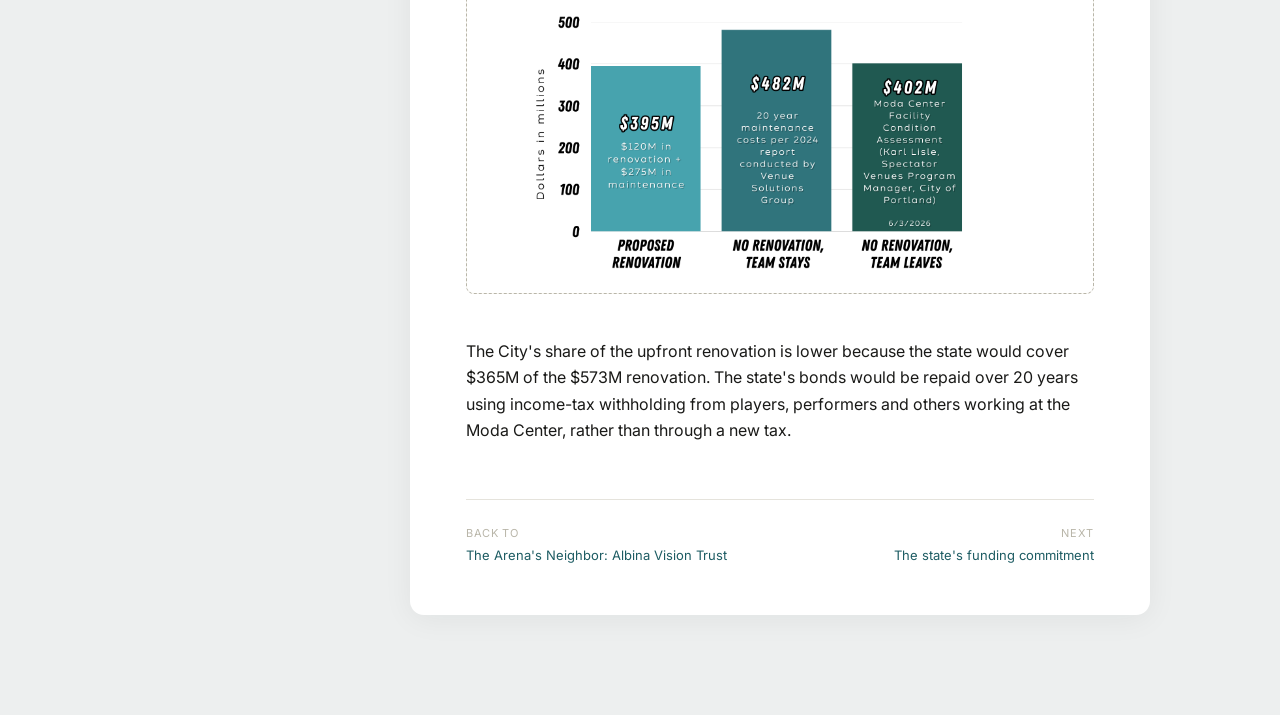
<file: funding-figures.html>
<!DOCTYPE html>
<html lang="en">
<head>
<meta charset="UTF-8">
<meta name="viewport" content="width=device-width, initial-scale=1.0">
<title>How we arrived at the different funding figures — Moda Center Renovation</title>
<link rel="preconnect" href="https://fonts.googleapis.com">
<link href="https://fonts.googleapis.com/css2?family=Source+Serif+4:opsz,wght@8..60,500;8..60,600;8..60,700&family=Inter:wght@400;500;600&display=swap" rel="stylesheet">
<link rel="stylesheet" href="styles.css">
</head>
<body>

<div class="mobile-topbar">
  <button class="menu-btn" id="menuBtn" aria-label="Open menu">☰</button>
  <a class="name" href="index.html">Moda Center Renovation</a>
</div>
<div class="sidebar-overlay" id="overlay"></div>

<div class="app">

  <aside class="sidebar" id="sidebar">
    <div class="sidebar-title">
      <div class="kicker">A fact-based overview</div>
      <a class="name" href="index.html">Moda Center<br>Renovation</a>
      <div class="last-updated">Last updated Sep 22, 2026</div>
    </div>
    <nav class="navlist" id="navlist">
      <a href="index.html"><span class="navnum">&mdash;</span>Overview</a>
      <a href="short-version.html"><span class="navnum">&raquo;</span>The Short Version</a>
      <div class="navdivider"></div>
      <a href="city-ownership.html"><span class="navnum">01</span>Why the city owns the Moda Center</a>
      <a href="albina.html"><span class="navnum">02</span>The Arena's Neighbor: Albina Vision Trust</a>
      <a href="funding-figures.html" class="active"><span class="navnum">03</span>How we arrived at the funding figures</a>
      <a href="state-commitment.html"><span class="navnum">04</span>The state's funding commitment</a>
      <a href="state-timeline.html"><span class="navnum">05</span>Timeline of the state's commitment</a>
      <a href="city-commitment.html"><span class="navnum">06</span>The city's funding commitment</a>
      <a href="city-budget.html"><span class="navnum">07</span>How this impacts the city's budget</a>
      <a href="pcef.html"><span class="navnum">08</span>The Portland Clean Energy Fund</a>
      <a href="long-term-costs.html"><span class="navnum">09</span>Long-term cost obligations, by outcome</a>
      <a href="case-for-against.html"><span class="navnum">10</span>Weighing both sides</a>
    </nav>
  </aside>

  <main class="content">
    <div class="page">
      <div class="page-eyebrow">03 &mdash; Funding Breakdown</div>
      <h1>How we arrived at the different funding figures</h1>

      <div class="tldr">
        <strong>In short:</strong> of the roughly $573M in proposed upfront public funding, the state and county are covering most of it, leaving the city responsible for $120M upfront plus up to $275M in eligible projects over the next 20 years.
      </div>

      <div class="slot">
        <div class="intro-slot">
<p>There are a lot of numbers thrown around about the renovation, partly because some refer to the upfront renovation while others include costs over the following 20 years. So I'm going to start with the most basic number and build from there:</p>
<p>The Blazers requested roughly $600M for the renovation. The proposed renovation does not include a direct contribution from team ownership. Speaking to the Portland Metro Chamber in June 2026, owner Tom Dundon said: "It feels like we're making a pretty big investment by staying here and paying these tax rates." The proposed public funding package now includes contributions from the State of Oregon, Multnomah County and the City of Portland.</p>
        </div>
      </div>

      <div class="slot">
        <div class="image-slot">
          <img src="funding1.png" alt="Breakdown of state, county, and city funding pledges">
        </div>
      </div>

      <div class="slot">
        <div class="commentary-slot">
<p>The proposed upfront public funding totals roughly $573M:</p>
<ul>
<li>up to $365M in state-authorized bonds</li>
<li>up to $88M from Multnomah County</li>
<li>$120M from the City of Portland</li>
</ul>
<p>That's only the upfront portion of the City's and County's commitments, though. The City-approved term sheet also includes funding for eligible arena projects over the following 20 years:</p>
<ul>
<li>up to $275M in City funding</li>
<li>up to $13.6M in County funding</li>
</ul>
<p>Added to its $120M upfront, that brings the City's total commitment to $395M over 20 years; the County's total reaches $101.6M.</p>
<p>This is where the $395M 20-year City figure shown in the overview comes from.</p>
        </div>
      </div>

      <div class="slot">
        <div class="image-slot">
          <img src="overview.png" alt="Estimated 20-year cost to the city, by outcome">
        </div>
      </div>

      <div class="slot">
        <div class="commentary-slot">
<p>The City's share of the upfront renovation is lower because the state would cover $365M of the $573M renovation. The state's bonds would be repaid over 20 years using income-tax withholding from players, performers and others working at the Moda Center, rather than through a new tax.</p>
        </div>
      </div>

      <div class="page-footer-nav">
        <a href="albina.html"><span class="dir">Back to</span><span>The Arena's Neighbor: Albina Vision Trust</span></a>
        <a class="next" href="state-commitment.html"><span class="dir">Next</span><span>The state's funding commitment</span></a>
      </div>
    </div>
  </main>
</div>

<script src="script.js"></script>

</body>
</html>
</file>
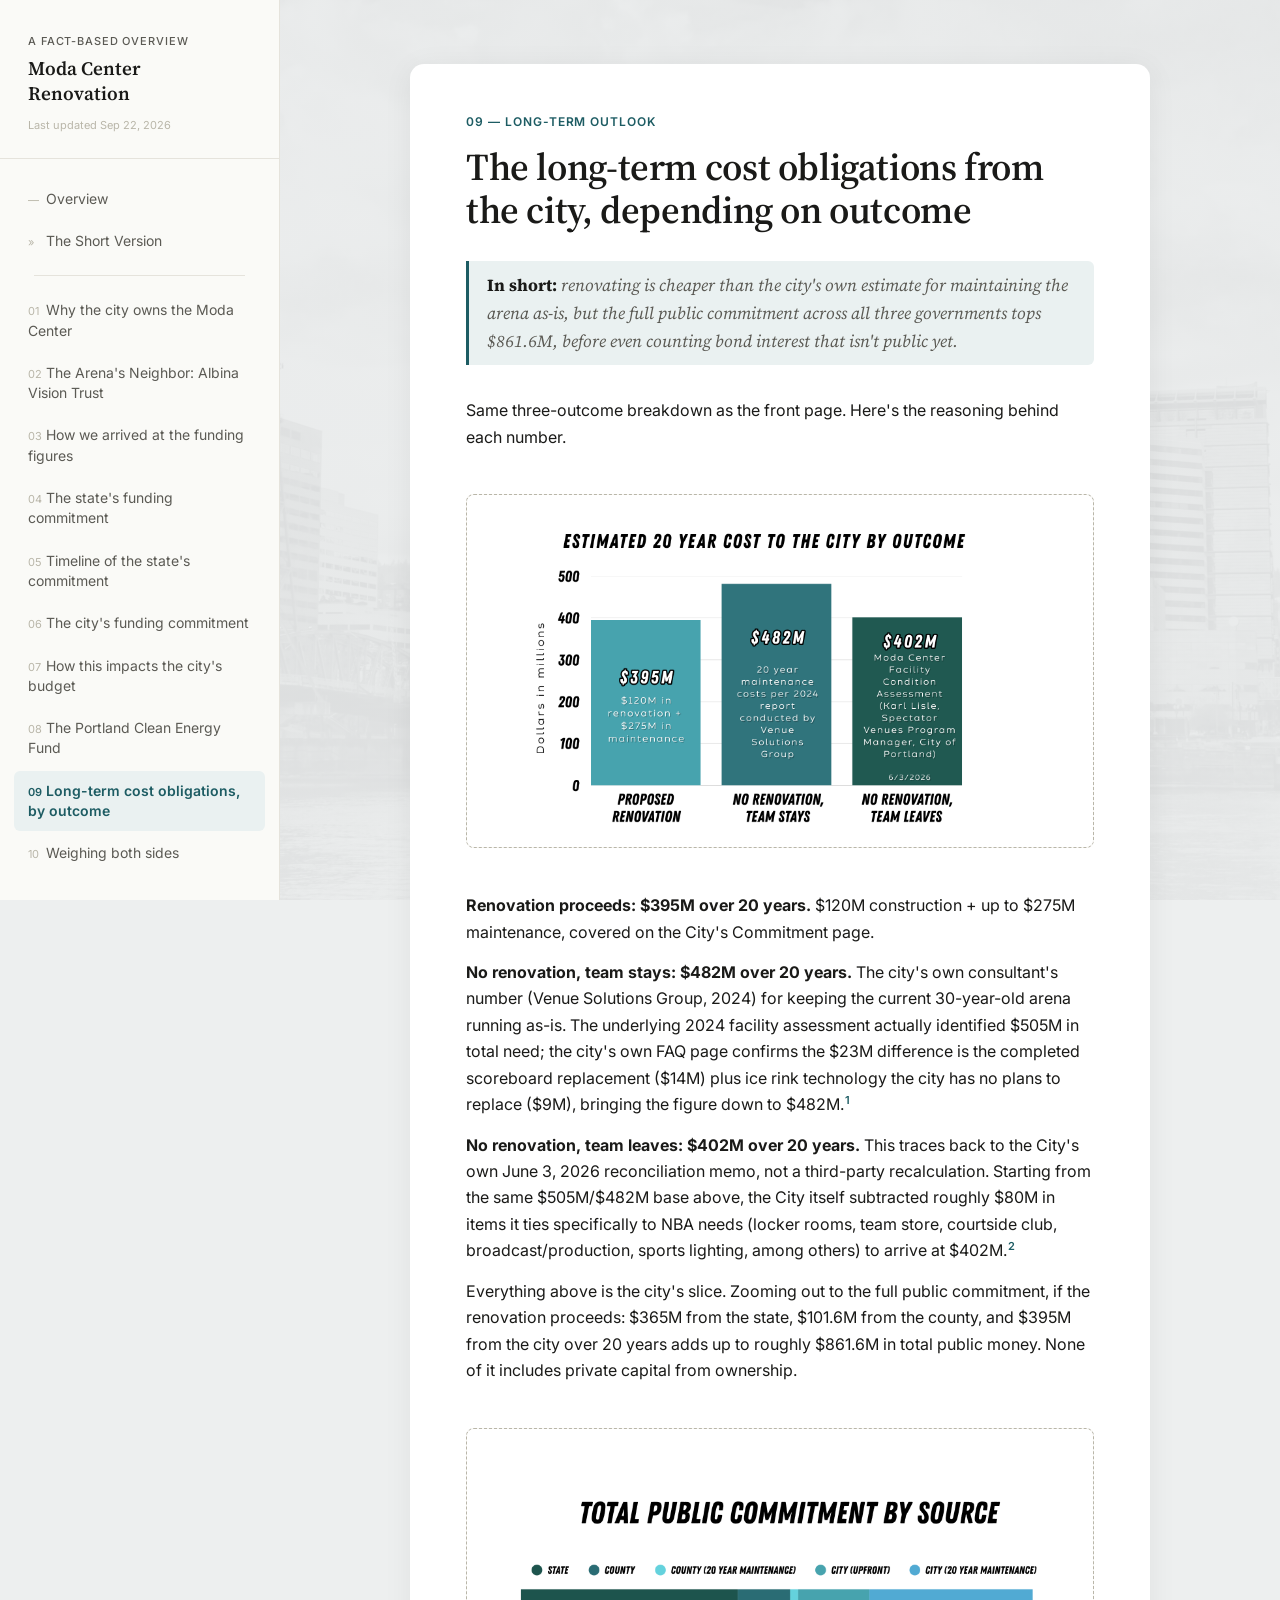
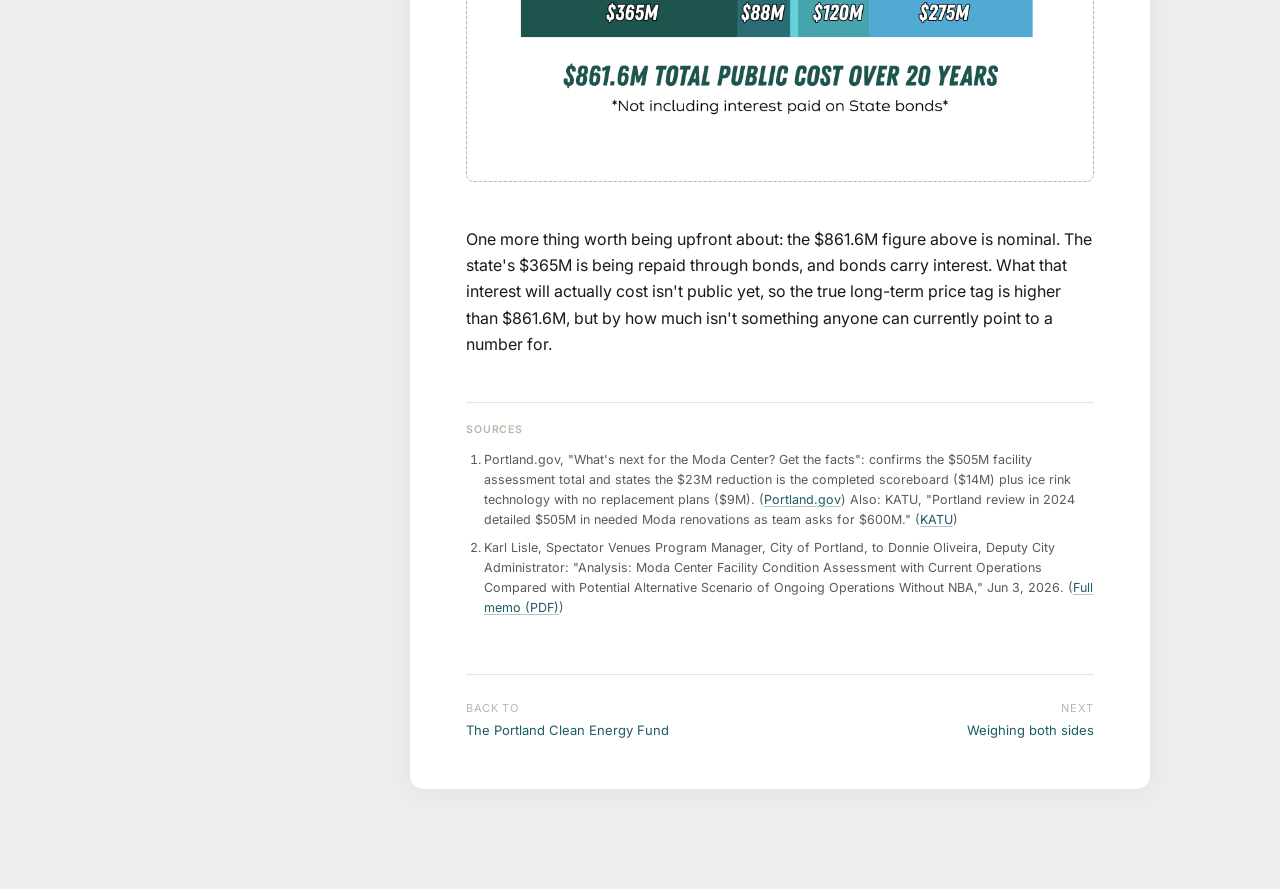
<file: long-term-costs.html>
<!DOCTYPE html>
<html lang="en">
<head>
<meta charset="UTF-8">
<meta name="viewport" content="width=device-width, initial-scale=1.0">
<title>The long-term cost obligations from the city, depending on outcome — Moda Center Renovation</title>
<link rel="preconnect" href="https://fonts.googleapis.com">
<link href="https://fonts.googleapis.com/css2?family=Source+Serif+4:opsz,wght@8..60,500;8..60,600;8..60,700&family=Inter:wght@400;500;600&display=swap" rel="stylesheet">
<link rel="stylesheet" href="styles.css">
</head>
<body>

<div class="mobile-topbar">
  <button class="menu-btn" id="menuBtn" aria-label="Open menu">☰</button>
  <a class="name" href="index.html">Moda Center Renovation</a>
</div>
<div class="sidebar-overlay" id="overlay"></div>

<div class="app">

  <aside class="sidebar" id="sidebar">
    <div class="sidebar-title">
      <div class="kicker">A fact-based overview</div>
      <a class="name" href="index.html">Moda Center<br>Renovation</a>
      <div class="last-updated">Last updated Sep 22, 2026</div>
    </div>
    <nav class="navlist" id="navlist">
      <a href="index.html"><span class="navnum">&mdash;</span>Overview</a>
      <a href="short-version.html"><span class="navnum">&raquo;</span>The Short Version</a>
      <div class="navdivider"></div>
      <a href="city-ownership.html"><span class="navnum">01</span>Why the city owns the Moda Center</a>
      <a href="albina.html"><span class="navnum">02</span>The Arena's Neighbor: Albina Vision Trust</a>
      <a href="funding-figures.html"><span class="navnum">03</span>How we arrived at the funding figures</a>
      <a href="state-commitment.html"><span class="navnum">04</span>The state's funding commitment</a>
      <a href="state-timeline.html"><span class="navnum">05</span>Timeline of the state's commitment</a>
      <a href="city-commitment.html"><span class="navnum">06</span>The city's funding commitment</a>
      <a href="city-budget.html"><span class="navnum">07</span>How this impacts the city's budget</a>
      <a href="pcef.html"><span class="navnum">08</span>The Portland Clean Energy Fund</a>
      <a href="long-term-costs.html" class="active"><span class="navnum">09</span>Long-term cost obligations, by outcome</a>
      <a href="case-for-against.html"><span class="navnum">10</span>Weighing both sides</a>
    </nav>
  </aside>

  <main class="content">
    <div class="page">
      <div class="page-eyebrow">09 &mdash; Long-term outlook</div>
      <h1>The long-term cost obligations from the city, depending on outcome</h1>

      <div class="tldr">
        <strong>In short:</strong> renovating is cheaper than the city's own estimate for maintaining the arena as-is, but the full public commitment across all three governments tops $861.6M, before even counting bond interest that isn't public yet.
      </div>

      <div class="slot">
        <div class="intro-slot">
<p>Same three-outcome breakdown as the front page. Here's the reasoning behind each number.</p>
        </div>
      </div>

      <div class="slot">
        <div class="image-slot">
          <img src="overview.png" alt="Estimated 20-year cost to the city, by outcome">
        </div>
      </div>

      <div class="slot">
        <div class="commentary-slot">
<p><strong>Renovation proceeds: $395M over 20 years.</strong> $120M construction + up to $275M maintenance, covered on the City's Commitment page.</p>
<p><strong>No renovation, team stays: $482M over 20 years.</strong> The city's own consultant's number (Venue Solutions Group, 2024) for keeping the current 30-year-old arena running as-is. The underlying 2024 facility assessment actually identified $505M in total need; the city's own FAQ page confirms the $23M difference is the completed scoreboard replacement ($14M) plus ice rink technology the city has no plans to replace ($9M), bringing the figure down to $482M.<span class="footnote-ref">1</span></p>
<p><strong>No renovation, team leaves: $402M over 20 years.</strong> This traces back to the City's own June 3, 2026 reconciliation memo, not a third-party recalculation. Starting from the same $505M/$482M base above, the City itself subtracted roughly $80M in items it ties specifically to NBA needs (locker rooms, team store, courtside club, broadcast/production, sports lighting, among others) to arrive at $402M.<span class="footnote-ref">2</span></p>
<p>Everything above is the city's slice. Zooming out to the full public commitment, if the renovation proceeds: $365M from the state, $101.6M from the county, and $395M from the city over 20 years adds up to roughly $861.6M in total public money. None of it includes private capital from ownership.</p>
        </div>
      </div>

      <div class="slot">
        <div class="image-slot">
          <img src="long-term-total.png" alt="Total public commitment over 20 years, by source, versus private capital">
        </div>
      </div>

      <div class="slot">
        <div class="commentary-slot">
<p>One more thing worth being upfront about: the $861.6M figure above is nominal. The state's $365M is being repaid through bonds, and bonds carry interest. What that interest will actually cost isn't public yet, so the true long-term price tag is higher than $861.6M, but by how much isn't something anyone can currently point to a number for.</p>
        </div>
      </div>

      <div class="slot footnotes">
        <div class="slot-label">Sources</div>
        <ol>
          <li>Portland.gov, "What's next for the Moda Center? Get the facts": confirms the $505M facility assessment total and states the $23M reduction is the completed scoreboard ($14M) plus ice rink technology with no replacement plans ($9M). (<a href="https://www.portland.gov/venues/moda-center/moda-project-overview/moda-whats-next-get-facts" target="_blank" rel="noopener">Portland.gov</a>) Also: KATU, "Portland review in 2024 detailed $505M in needed Moda renovations as team asks for $600M." (<a href="https://katu.com/news/investigations/portland-review-in-2024-detailed-505m-in-needed-moda-center-renovations-as-trai-blazers-team-ownership-dundon-asks-for-600-million-city-council-arena-cost-taxpayers" target="_blank" rel="noopener">KATU</a>)</li>
          <li>Karl Lisle, Spectator Venues Program Manager, City of Portland, to Donnie Oliveira, Deputy City Administrator: "Analysis: Moda Center Facility Condition Assessment with Current Operations Compared with Potential Alternative Scenario of Ongoing Operations Without NBA," Jun 3, 2026. (<a href="https://katu.com/resources/pdf/c9d8404d-f5f5-4d25-a794-7190e9a61335-CommunityandEconomicDevelopmentreportfromtheCityofPortlandontheModaCenter6326.pdf" target="_blank" rel="noopener">Full memo (PDF)</a>)</li>
        </ol>
      </div>

      <div class="page-footer-nav">
        <a href="pcef.html"><span class="dir">Back to</span><span>The Portland Clean Energy Fund</span></a>
        <a class="next" href="case-for-against.html"><span class="dir">Next</span><span>Weighing both sides</span></a>
      </div>
    </div>
  </main>
</div>

<script src="script.js"></script>

</body>
</html>
</file>
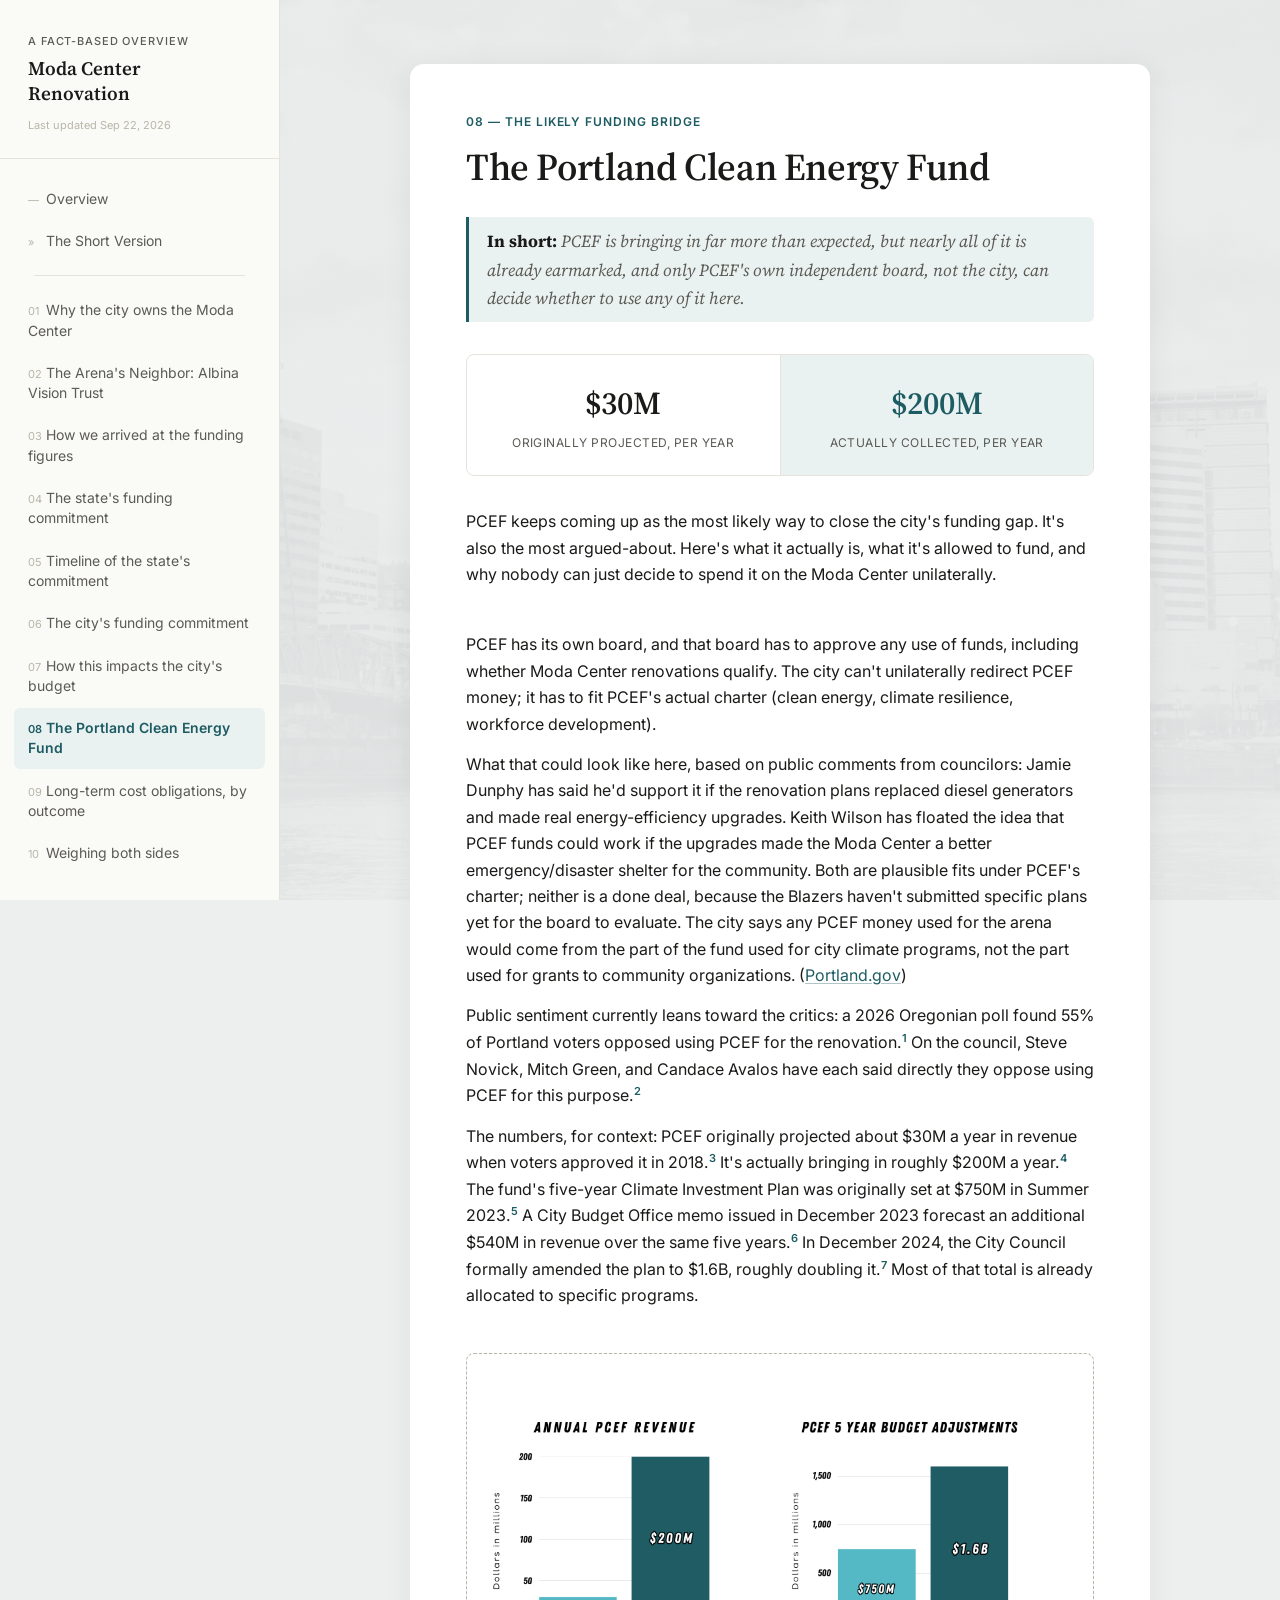
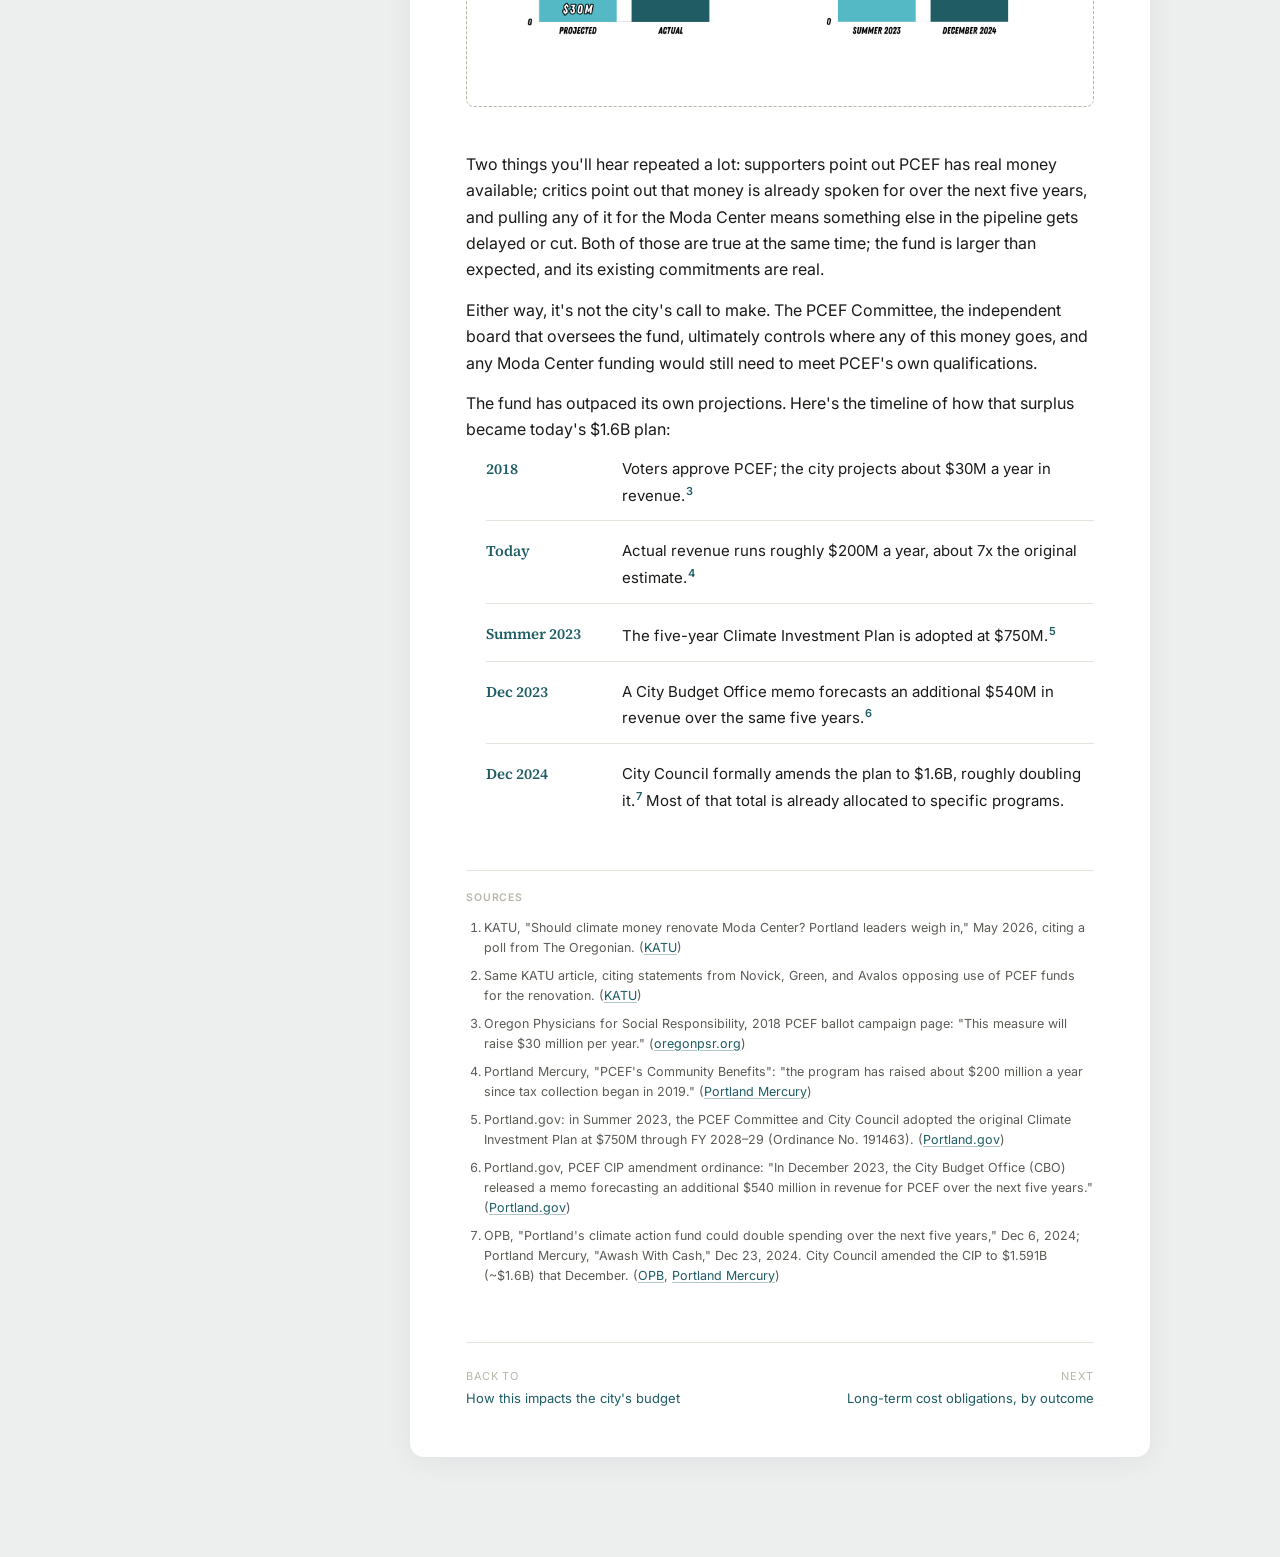
<file: pcef.html>
<!DOCTYPE html>
<html lang="en">
<head>
<meta charset="UTF-8">
<meta name="viewport" content="width=device-width, initial-scale=1.0">
<title>The Portland Clean Energy Fund — Moda Center Renovation</title>
<link rel="preconnect" href="https://fonts.googleapis.com">
<link href="https://fonts.googleapis.com/css2?family=Source+Serif+4:opsz,wght@8..60,500;8..60,600;8..60,700&family=Inter:wght@400;500;600&display=swap" rel="stylesheet">
<link rel="stylesheet" href="styles.css">
</head>
<body>

<div class="mobile-topbar">
  <button class="menu-btn" id="menuBtn" aria-label="Open menu">☰</button>
  <a class="name" href="index.html">Moda Center Renovation</a>
</div>
<div class="sidebar-overlay" id="overlay"></div>

<div class="app">

  <aside class="sidebar" id="sidebar">
    <div class="sidebar-title">
      <div class="kicker">A fact-based overview</div>
      <a class="name" href="index.html">Moda Center<br>Renovation</a>
      <div class="last-updated">Last updated Sep 22, 2026</div>
    </div>
    <nav class="navlist" id="navlist">
      <a href="index.html"><span class="navnum">&mdash;</span>Overview</a>
      <a href="short-version.html"><span class="navnum">&raquo;</span>The Short Version</a>
      <div class="navdivider"></div>
      <a href="city-ownership.html"><span class="navnum">01</span>Why the city owns the Moda Center</a>
      <a href="albina.html"><span class="navnum">02</span>The Arena's Neighbor: Albina Vision Trust</a>
      <a href="funding-figures.html"><span class="navnum">03</span>How we arrived at the funding figures</a>
      <a href="state-commitment.html"><span class="navnum">04</span>The state's funding commitment</a>
      <a href="state-timeline.html"><span class="navnum">05</span>Timeline of the state's commitment</a>
      <a href="city-commitment.html"><span class="navnum">06</span>The city's funding commitment</a>
      <a href="city-budget.html"><span class="navnum">07</span>How this impacts the city's budget</a>
      <a href="pcef.html" class="active"><span class="navnum">08</span>The Portland Clean Energy Fund</a>
      <a href="long-term-costs.html"><span class="navnum">09</span>Long-term cost obligations, by outcome</a>
      <a href="case-for-against.html"><span class="navnum">10</span>Weighing both sides</a>
    </nav>
  </aside>

  <main class="content">
    <div class="page">
      <div class="page-eyebrow">08 &mdash; The likely funding bridge</div>
      <h1>The Portland Clean Energy Fund</h1>

      <div class="tldr">
        <strong>In short:</strong> PCEF is bringing in far more than expected, but nearly all of it is already earmarked, and only PCEF's own independent board, not the city, can decide whether to use any of it here.
      </div>

      <div class="stat-callout">
        <div class="stat-block">
          <span class="num">$30M</span>
          <span class="lbl">Originally projected, per year</span>
        </div>
        <div class="stat-block">
          <span class="num">$200M</span>
          <span class="lbl">Actually collected, per year</span>
        </div>
      </div>

      <div class="slot">
        <div class="intro-slot">
<p>PCEF keeps coming up as the most likely way to close the city's funding gap. It's also the most argued-about. Here's what it actually is, what it's allowed to fund, and why nobody can just decide to spend it on the Moda Center unilaterally.</p>
        </div>
      </div>

      <div class="slot">
        <div class="commentary-slot">
<p>PCEF has its own board, and that board has to approve any use of funds, including whether Moda Center renovations qualify. The city can't unilaterally redirect PCEF money; it has to fit PCEF's actual charter (clean energy, climate resilience, workforce development).</p>
<p>What that could look like here, based on public comments from councilors: Jamie Dunphy has said he'd support it if the renovation plans replaced diesel generators and made real energy-efficiency upgrades. Keith Wilson has floated the idea that PCEF funds could work if the upgrades made the Moda Center a better emergency/disaster shelter for the community. Both are plausible fits under PCEF's charter; neither is a done deal, because the Blazers haven't submitted specific plans yet for the board to evaluate. The city says any PCEF money used for the arena would come from the part of the fund used for city climate programs, not the part used for grants to community organizations. (<a href="https://www.portland.gov/mayor/keith-wilson/wilson-renovate-moda" target="_blank" rel="noopener">Portland.gov</a>)</p>
<p>Public sentiment currently leans toward the critics: a 2026 Oregonian poll found 55% of Portland voters opposed using PCEF for the renovation.<span class="footnote-ref">1</span> On the council, Steve Novick, Mitch Green, and Candace Avalos have each said directly they oppose using PCEF for this purpose.<span class="footnote-ref">2</span></p>
<p>The numbers, for context: PCEF originally projected about $30M a year in revenue when voters approved it in 2018.<span class="footnote-ref">3</span> It's actually bringing in roughly $200M a year.<span class="footnote-ref">4</span> The fund's five-year Climate Investment Plan was originally set at $750M in Summer 2023.<span class="footnote-ref">5</span> A City Budget Office memo issued in December 2023 forecast an additional $540M in revenue over the same five years.<span class="footnote-ref">6</span> In December 2024, the City Council formally amended the plan to $1.6B, roughly doubling it.<span class="footnote-ref">7</span> Most of that total is already allocated to specific programs.</p>
        </div>
      </div>

      <div class="slot">
        <div class="image-slot">
          <img src="pcef1.png" alt="PCEF revenue and project pipeline, projected versus actual">
        </div>
      </div>

      <div class="slot">
        <div class="commentary-slot">
<p>Two things you'll hear repeated a lot: supporters point out PCEF has real money available; critics point out that money is already spoken for over the next five years, and pulling any of it for the Moda Center means something else in the pipeline gets delayed or cut. Both of those are true at the same time; the fund is larger than expected, and its existing commitments are real.</p>
<p>Either way, it's not the city's call to make. The PCEF Committee, the independent board that oversees the fund, ultimately controls where any of this money goes, and any Moda Center funding would still need to meet PCEF's own qualifications.</p>
<p>The fund has outpaced its own projections. Here's the timeline of how that surplus became today's $1.6B plan:</p>
<ul class="fact-list">
  <li><span class="fl-label">2018</span><span>Voters approve PCEF; the city projects about $30M a year in revenue.<span class="footnote-ref">3</span></span></li>
  <li><span class="fl-label">Today</span><span>Actual revenue runs roughly $200M a year, about 7x the original estimate.<span class="footnote-ref">4</span></span></li>
  <li><span class="fl-label">Summer 2023</span><span>The five-year Climate Investment Plan is adopted at $750M.<span class="footnote-ref">5</span></span></li>
  <li><span class="fl-label">Dec 2023</span><span>A City Budget Office memo forecasts an additional $540M in revenue over the same five years.<span class="footnote-ref">6</span></span></li>
  <li><span class="fl-label">Dec 2024</span><span>City Council formally amends the plan to $1.6B, roughly doubling it.<span class="footnote-ref">7</span> Most of that total is already allocated to specific programs.</span></li>
</ul>
        </div>
      </div>

      <div class="slot footnotes">
        <div class="slot-label">Sources</div>
        <ol>
          <li>KATU, "Should climate money renovate Moda Center? Portland leaders weigh in," May 2026, citing a poll from The Oregonian. (<a href="https://katu.com/news/local/portland-council-weighs-moda-center-renovation-funding-ahead-of-wnba-team-final-four-moda-basketball-trail-blazers-nba-sports-revenue" target="_blank" rel="noopener">KATU</a>)</li>
          <li>Same KATU article, citing statements from Novick, Green, and Avalos opposing use of PCEF funds for the renovation. (<a href="https://katu.com/news/local/portland-council-weighs-moda-center-renovation-funding-ahead-of-wnba-team-final-four-moda-basketball-trail-blazers-nba-sports-revenue" target="_blank" rel="noopener">KATU</a>)</li>
          <li>Oregon Physicians for Social Responsibility, 2018 PCEF ballot campaign page: "This measure will raise $30 million per year." (<a href="https://www.oregonpsr.org/help_pass_the_portland_clean_energy_fund" target="_blank" rel="noopener">oregonpsr.org</a>)</li>
          <li>Portland Mercury, "PCEF's Community Benefits": "the program has raised about $200 million a year since tax collection began in 2019." (<a href="https://www.portlandmercury.com/climate-issue-2026/pcefs-community-benefits/" target="_blank" rel="noopener">Portland Mercury</a>)</li>
          <li>Portland.gov: in Summer 2023, the PCEF Committee and City Council adopted the original Climate Investment Plan at $750M through FY 2028&ndash;29 (Ordinance No. 191463). (<a href="https://portland.gov/council/documents/ordinance/amend-portland-clean-energy-community-benefit-funds-climate-investment" target="_blank" rel="noopener">Portland.gov</a>)</li>
          <li>Portland.gov, PCEF CIP amendment ordinance: "In December 2023, the City Budget Office (CBO) released a memo forecasting an additional $540 million in revenue for PCEF over the next five years." (<a href="https://www.portland.gov/council/documents/ordinance/1052-pcef-cip-amendment" target="_blank" rel="noopener">Portland.gov</a>)</li>
          <li>OPB, "Portland's climate action fund could double spending over the next five years," Dec 6, 2024; Portland Mercury, "Awash With Cash," Dec 23, 2024. City Council amended the CIP to $1.591B (~$1.6B) that December. (<a href="https://www.opb.org/article/2024/12/06/portland-climate-action-fund-could-double-spending-next-five-years/" target="_blank" rel="noopener">OPB</a>, <a href="https://www.portlandmercury.com/news/2024/12/23/47561527/awash-with-cash-portland-clean-energy-fund-marks-new-strategy-with-latest-investments" target="_blank" rel="noopener">Portland Mercury</a>)</li>
        </ol>
      </div>

      <div class="page-footer-nav">
        <a href="city-budget.html"><span class="dir">Back to</span><span>How this impacts the city's budget</span></a>
        <a class="next" href="long-term-costs.html"><span class="dir">Next</span><span>Long-term cost obligations, by outcome</span></a>
      </div>
    </div>
  </main>
</div>

<script src="script.js"></script>

</body>
</html>
</file>
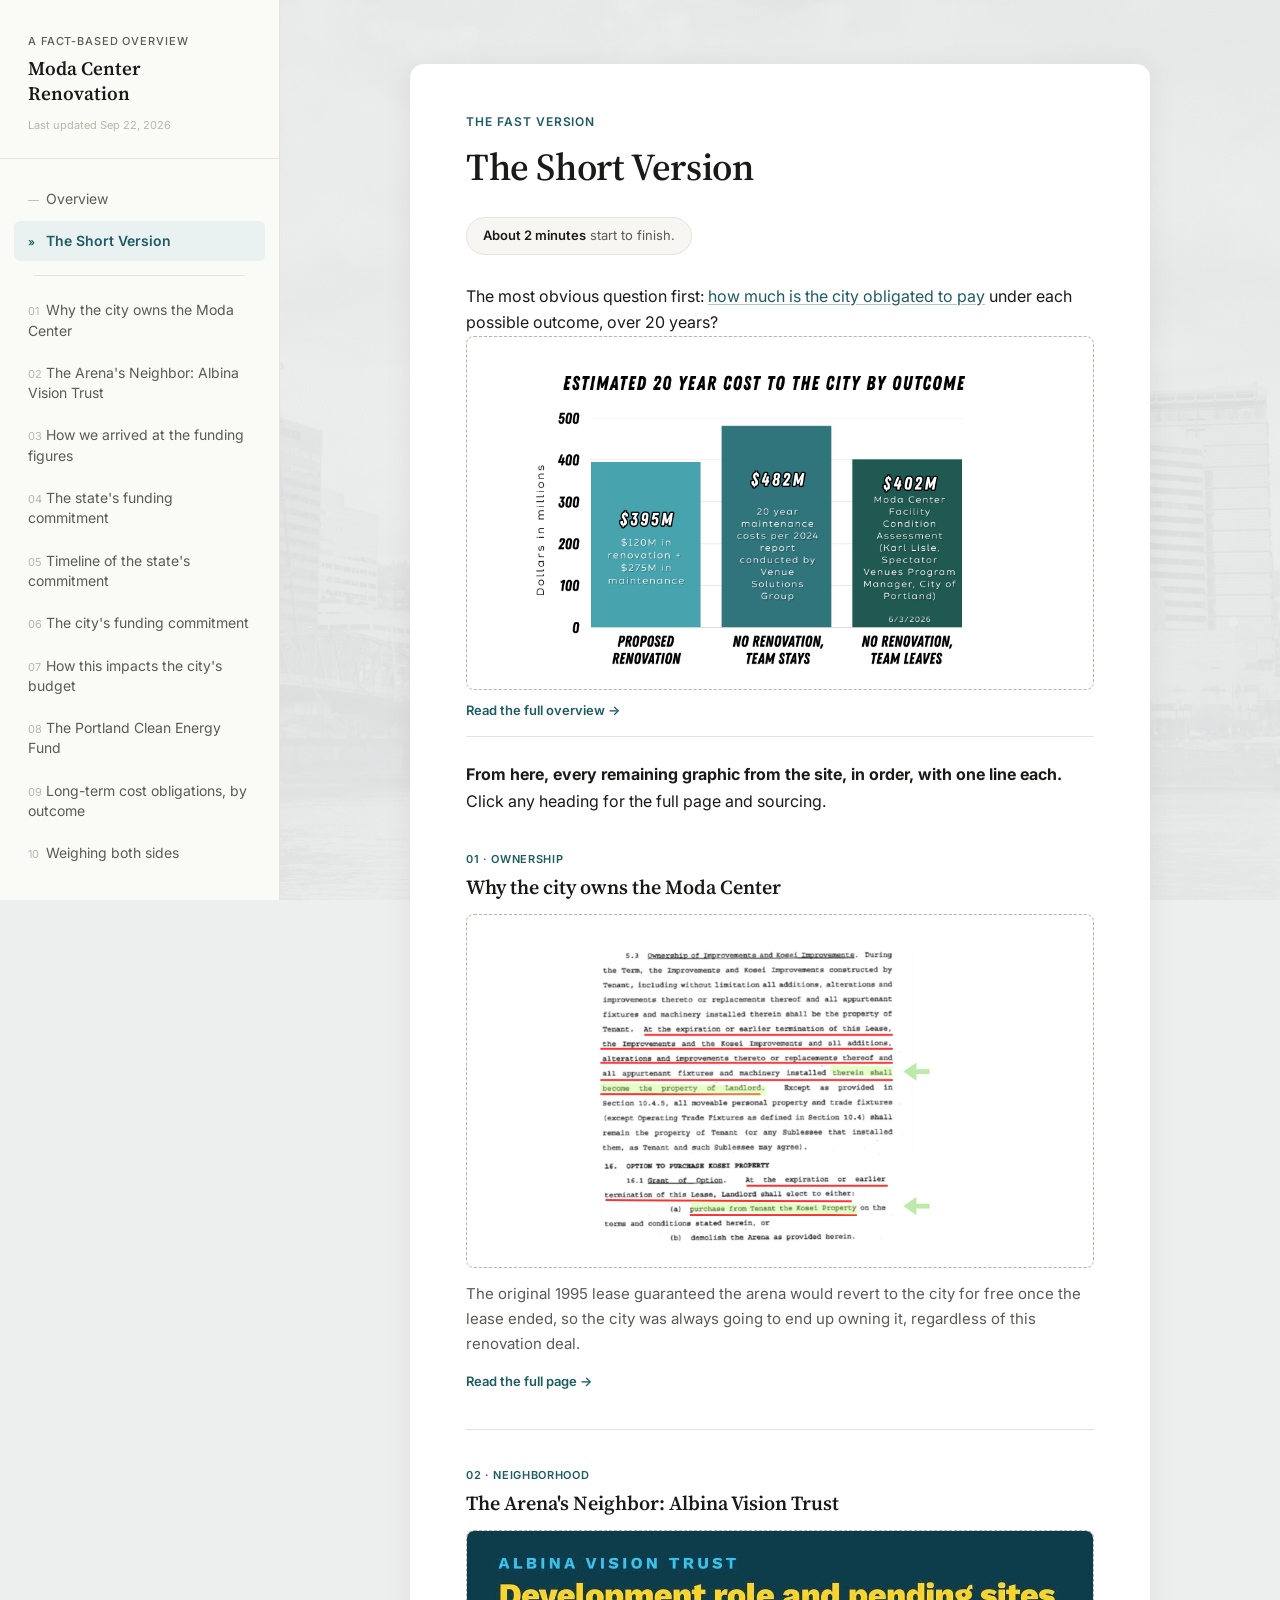
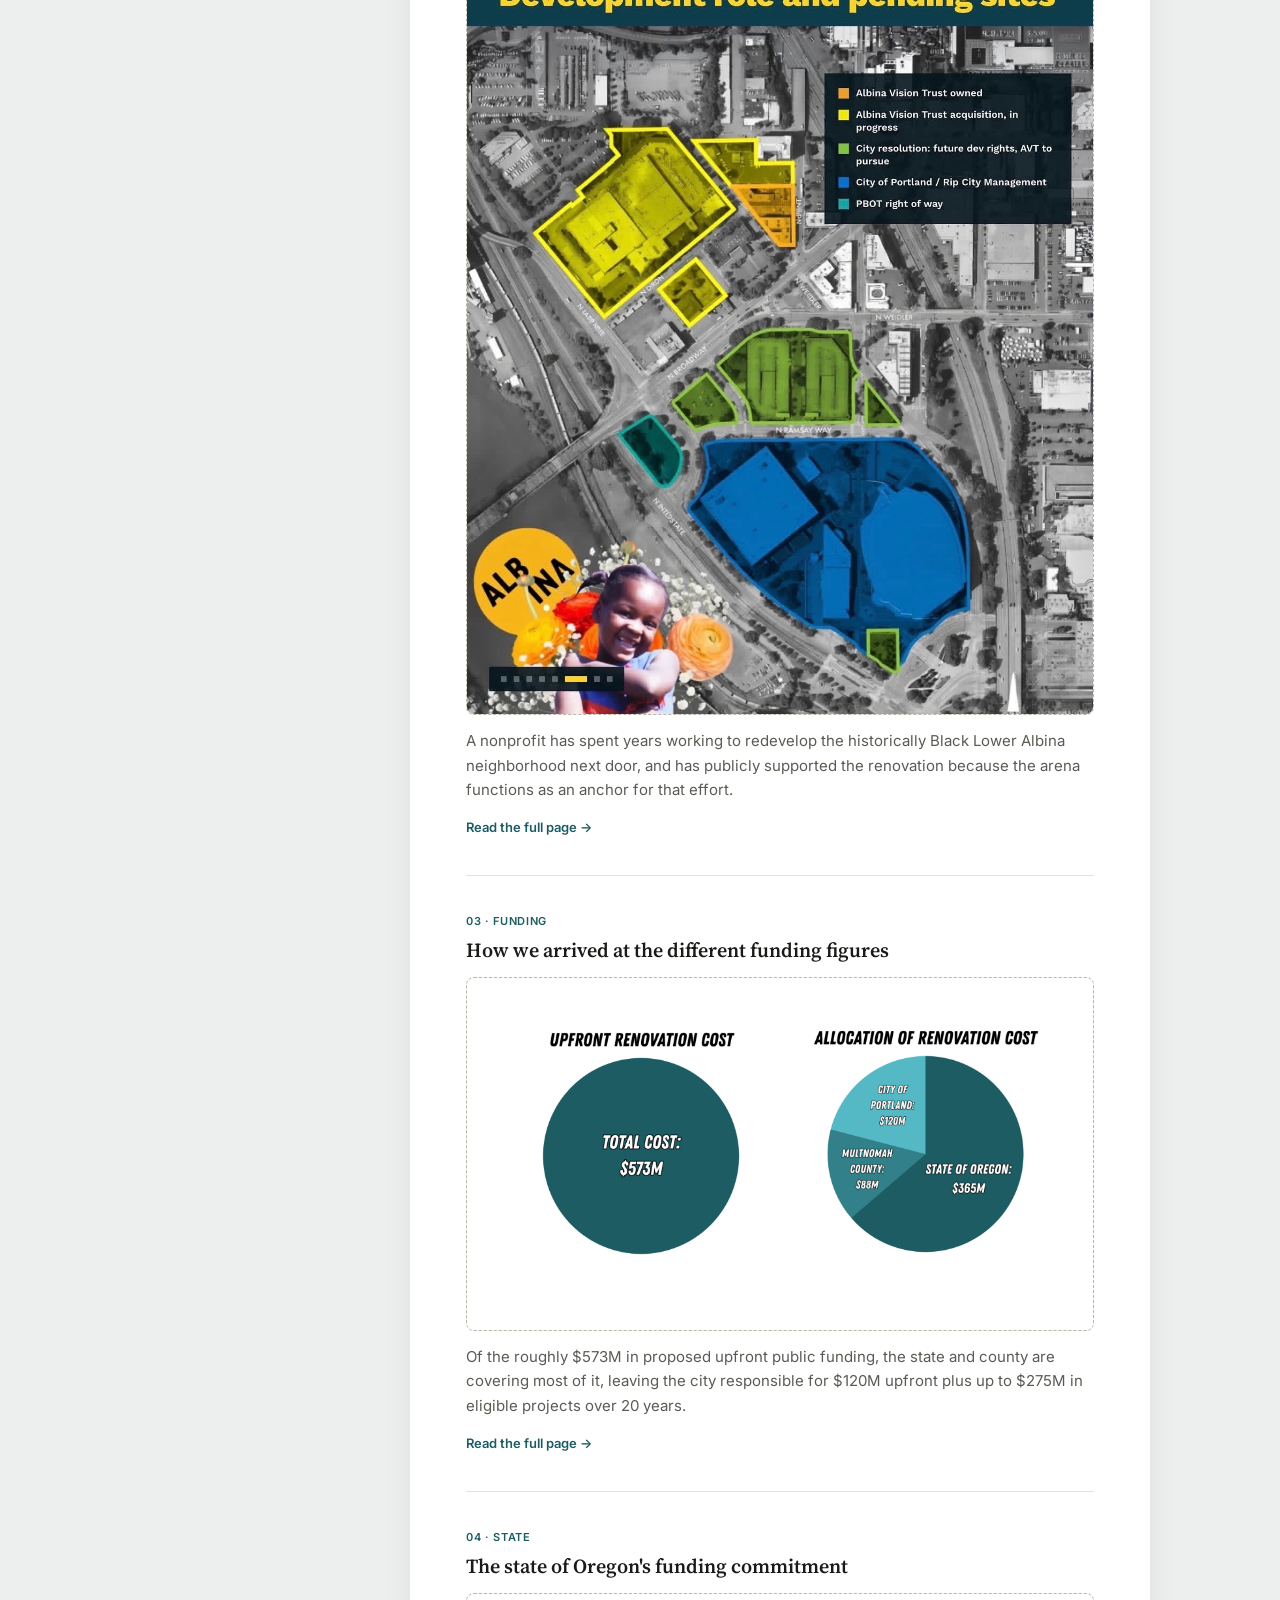
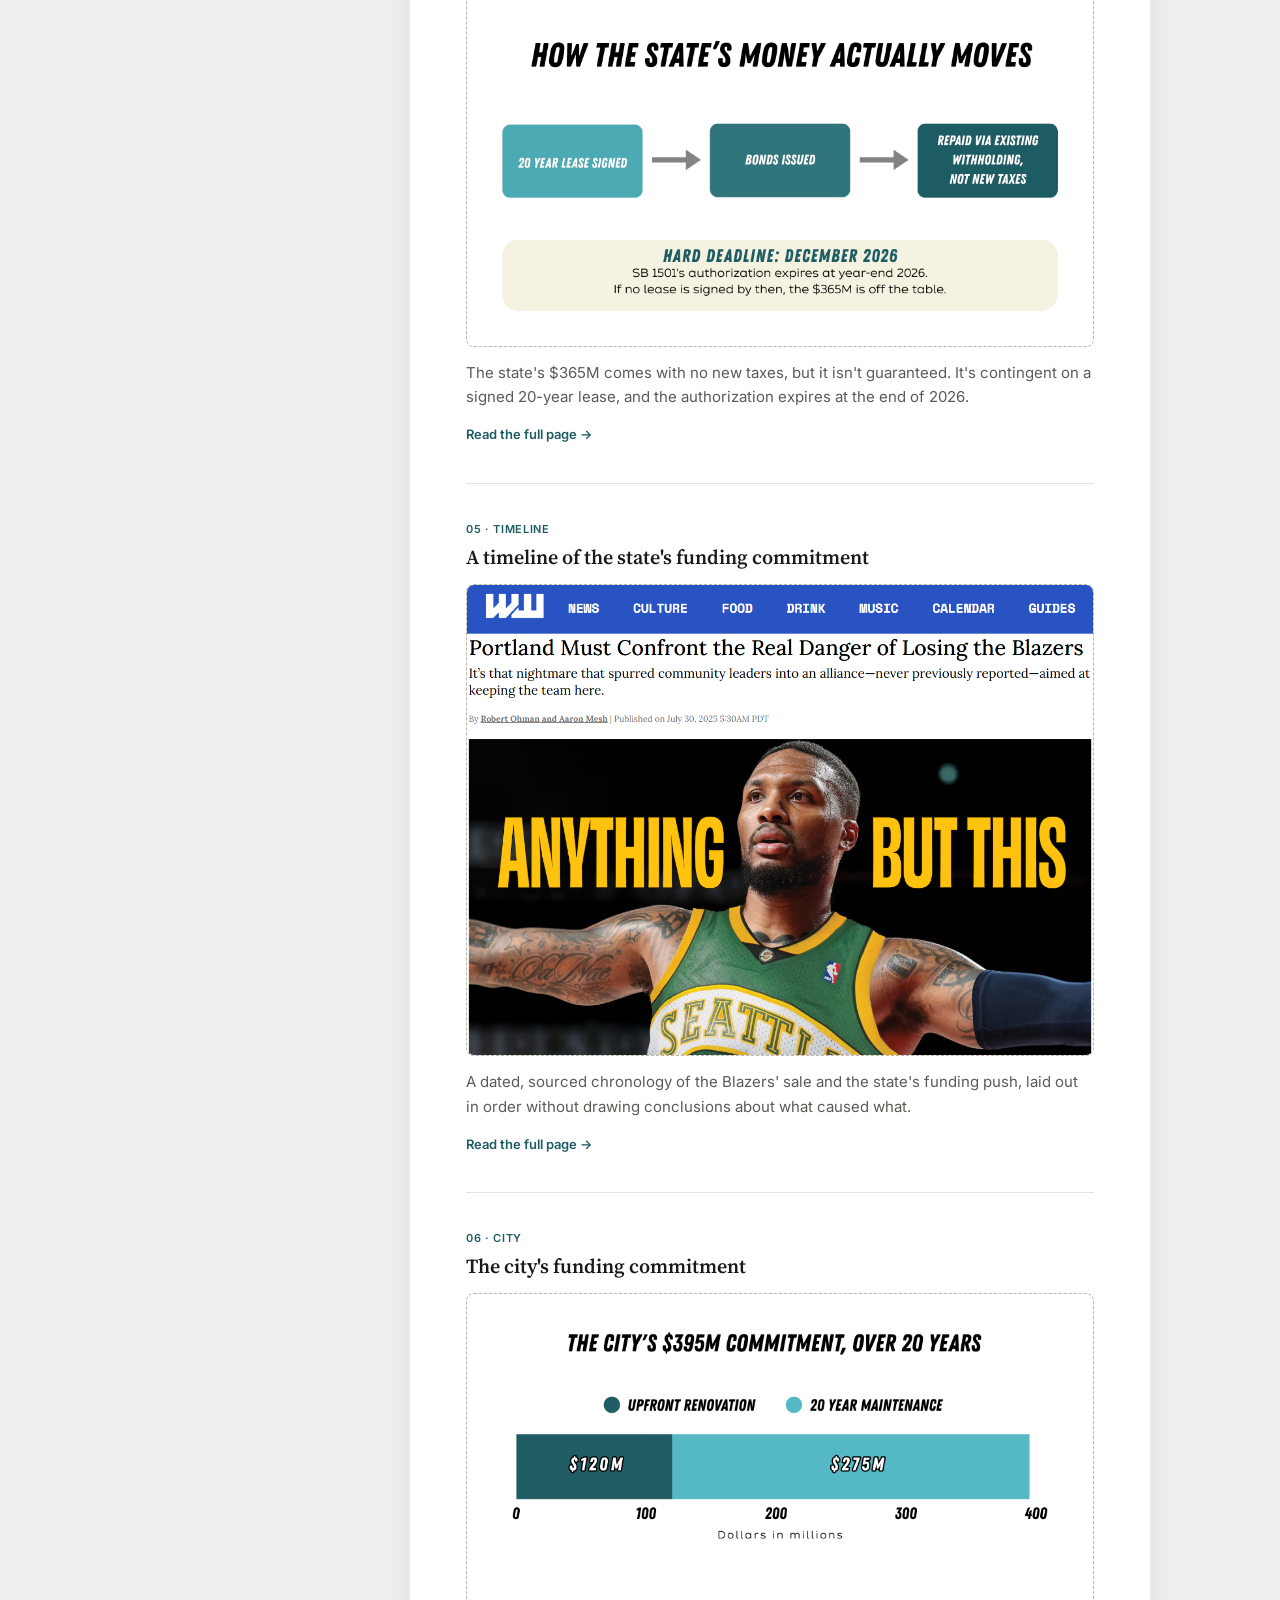
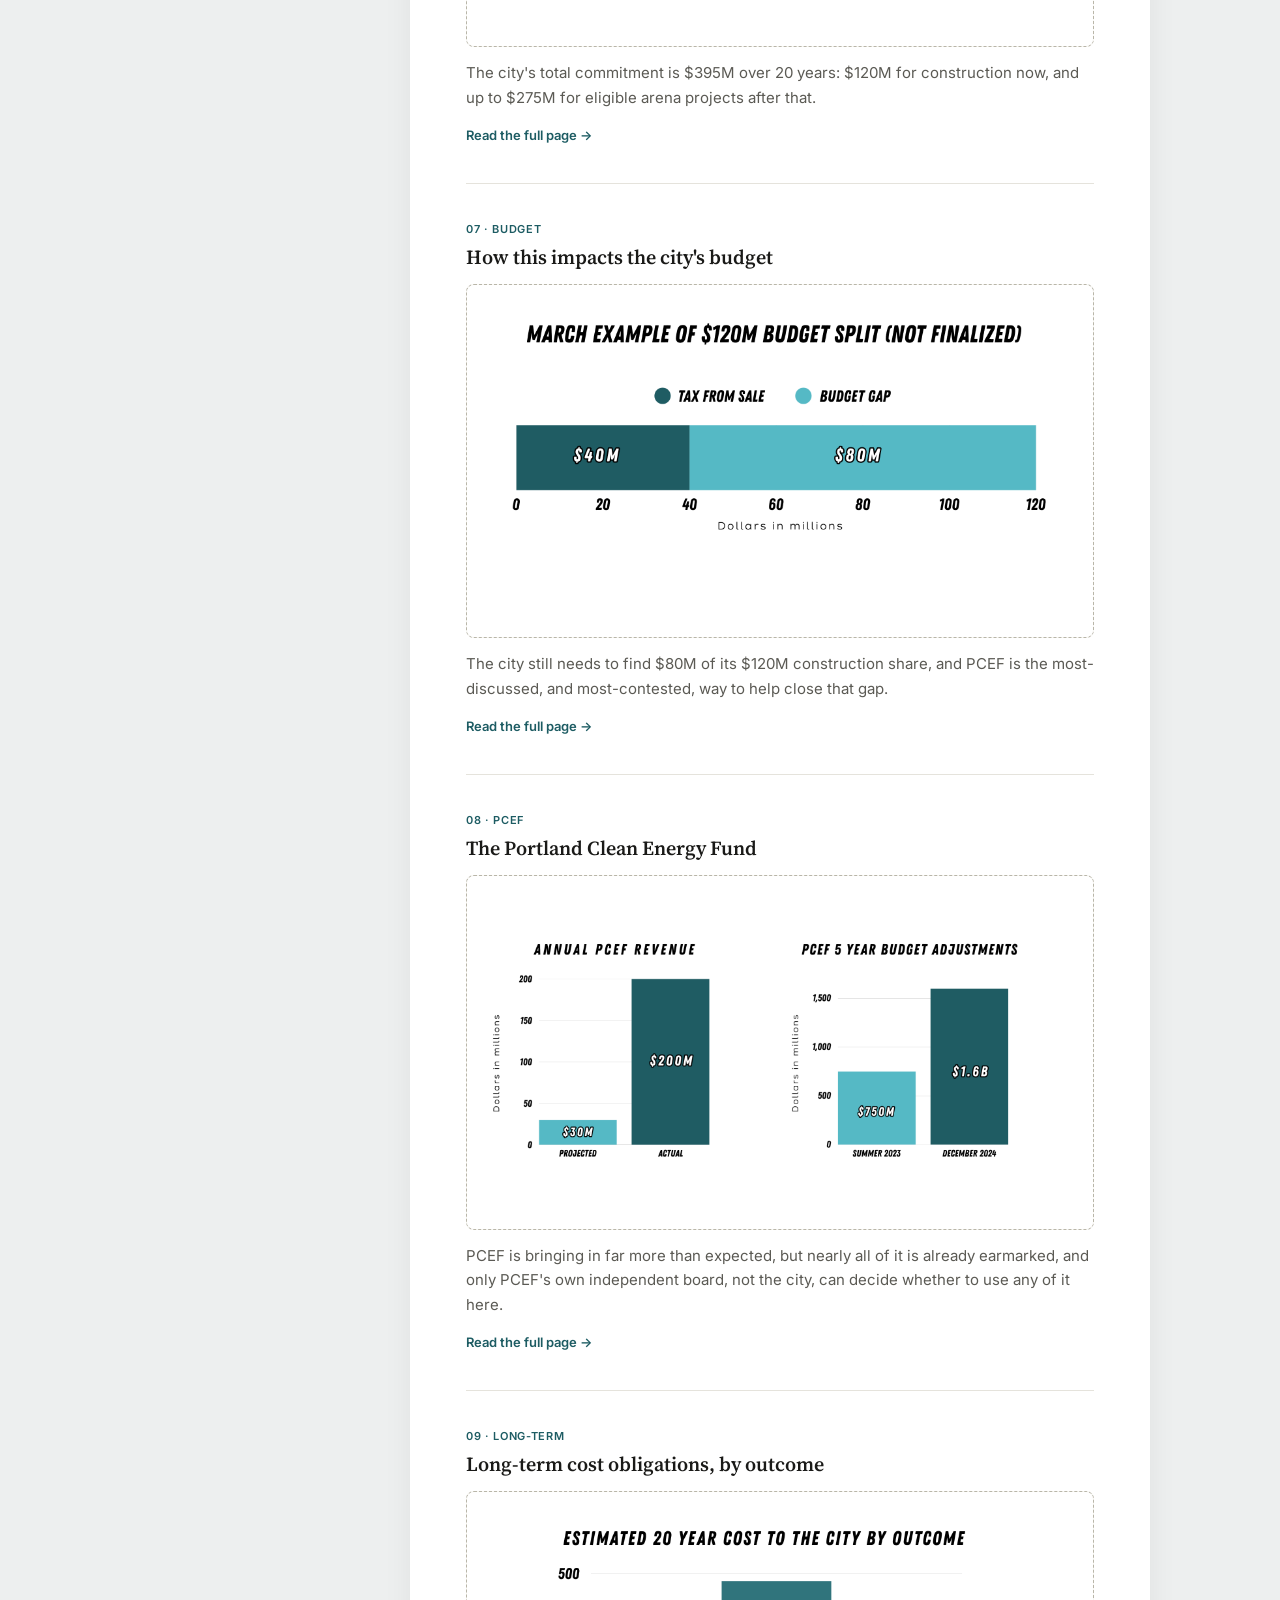
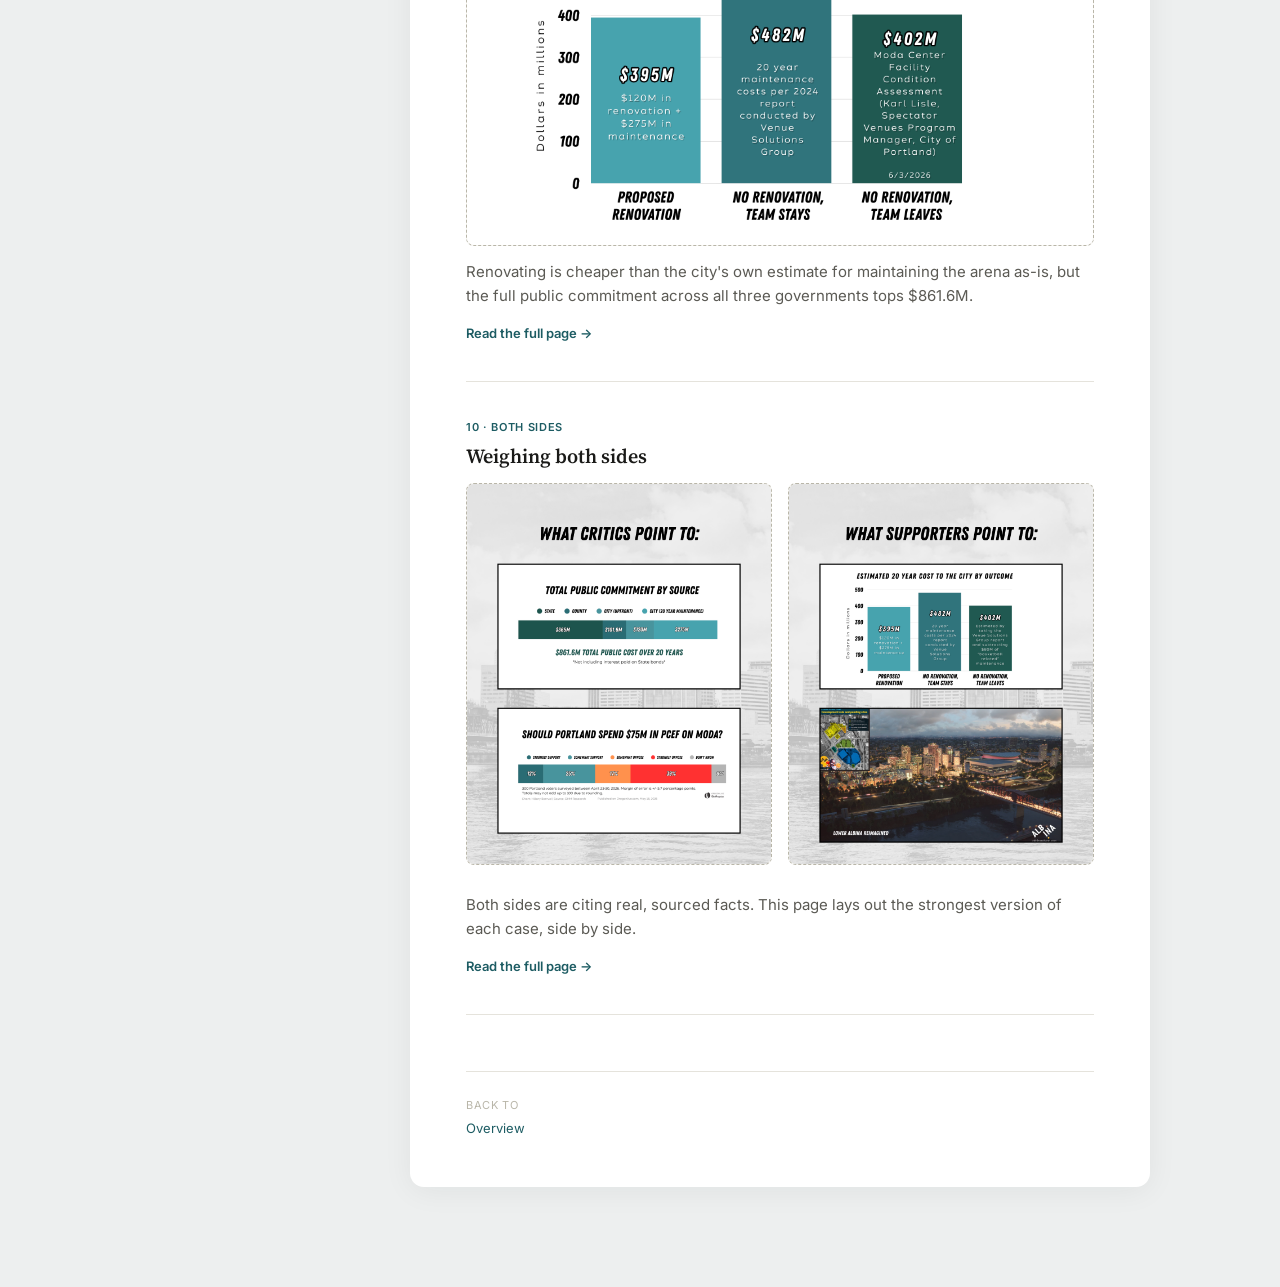
<file: short-version.html>
<!DOCTYPE html>
<html lang="en">
<head>
<meta charset="UTF-8">
<meta name="viewport" content="width=device-width, initial-scale=1.0">
<title>The Short Version — Moda Center Renovation</title>
<link rel="preconnect" href="https://fonts.googleapis.com">
<link href="https://fonts.googleapis.com/css2?family=Source+Serif+4:opsz,wght@8..60,500;8..60,600;8..60,700&family=Inter:wght@400;500;600&display=swap" rel="stylesheet">
<link rel="stylesheet" href="styles.css">
</head>
<body>

<div class="mobile-topbar">
  <button class="menu-btn" id="menuBtn" aria-label="Open menu">☰</button>
  <a class="name" href="index.html">Moda Center Renovation</a>
</div>
<div class="sidebar-overlay" id="overlay"></div>

<div class="app">

  <aside class="sidebar" id="sidebar">
    <div class="sidebar-title">
      <div class="kicker">A fact-based overview</div>
      <a class="name" href="index.html">Moda Center<br>Renovation</a>
      <div class="last-updated">Last updated Sep 22, 2026</div>
    </div>
    <nav class="navlist" id="navlist">
      <a href="index.html"><span class="navnum">&mdash;</span>Overview</a>
      <a href="short-version.html" class="active"><span class="navnum">&raquo;</span>The Short Version</a>
      <div class="navdivider"></div>
      <a href="city-ownership.html"><span class="navnum">01</span>Why the city owns the Moda Center</a>
      <a href="albina.html"><span class="navnum">02</span>The Arena's Neighbor: Albina Vision Trust</a>
      <a href="funding-figures.html"><span class="navnum">03</span>How we arrived at the funding figures</a>
      <a href="state-commitment.html"><span class="navnum">04</span>The state's funding commitment</a>
      <a href="state-timeline.html"><span class="navnum">05</span>Timeline of the state's commitment</a>
      <a href="city-commitment.html"><span class="navnum">06</span>The city's funding commitment</a>
      <a href="city-budget.html"><span class="navnum">07</span>How this impacts the city's budget</a>
      <a href="pcef.html"><span class="navnum">08</span>The Portland Clean Energy Fund</a>
      <a href="long-term-costs.html"><span class="navnum">09</span>Long-term cost obligations, by outcome</a>
      <a href="case-for-against.html"><span class="navnum">10</span>Weighing both sides</a>
    </nav>
  </aside>

  <main class="content">
    <div class="page">
      <div class="page-eyebrow">The fast version</div>
      <h1>The Short Version</h1>
      <div class="readtime">
        <span><strong>About 2 minutes</strong> start to finish.</span>
      </div>

      <div class="intro-slot">
        <p>The most obvious question first: <a href="index.html">how much is the city obligated to pay</a> under each possible outcome, over 20 years?</p>
      </div>

      <a href="index.html">
        <div class="image-slot" style="margin-bottom:6px;"><img src="overview.png" alt="Estimated 20-year cost to the city, by outcome"></div>
      </a>
      <p style="margin:0 0 14px;"><a class="readmore" href="index.html">Read the full overview</a></p>

      <div class="intro-slot" style="border-top:1px solid var(--line);padding-top:24px;margin-top:8px;">
        <p><strong>From here, every remaining graphic from the site, in order, with one line each.</strong> Click any heading for the full page and sourcing.</p>
      </div>

      <div class="scan-block">
        <div class="scan-num">01 &middot; Ownership</div>
        <a href="city-ownership.html"><h2>Why the city owns the Moda Center</h2></a>
        <div class="image-slot"><img src="city1.png" alt="Original 1995 land lease agreement"></div>
        <p>The original 1995 lease guaranteed the arena would revert to the city for free once the lease ended, so the city was always going to end up owning it, regardless of this renovation deal.</p>
        <a class="readmore" href="city-ownership.html">Read the full page</a>
      </div>

      <div class="scan-block">
        <div class="scan-num">02 &middot; Neighborhood</div>
        <a href="albina.html"><h2>The Arena's Neighbor: Albina Vision Trust</h2></a>
        <div class="image-slot"><img src="albina.png" alt="Albina Vision Trust development role and pending sites"></div>
        <p>A nonprofit has spent years working to redevelop the historically Black Lower Albina neighborhood next door, and has publicly supported the renovation because the arena functions as an anchor for that effort.</p>
        <a class="readmore" href="albina.html">Read the full page</a>
      </div>

      <div class="scan-block">
        <div class="scan-num">03 &middot; Funding</div>
        <a href="funding-figures.html"><h2>How we arrived at the different funding figures</h2></a>
        <div class="image-slot"><img src="funding1.png" alt="Allocation of renovation cost"></div>
        <p>Of the roughly $573M in proposed upfront public funding, the state and county are covering most of it, leaving the city responsible for $120M upfront plus up to $275M in eligible projects over 20 years.</p>
        <a class="readmore" href="funding-figures.html">Read the full page</a>
      </div>

      <div class="scan-block">
        <div class="scan-num">04 &middot; State</div>
        <a href="state-commitment.html"><h2>The state of Oregon's funding commitment</h2></a>
        <div class="image-slot"><img src="state-commitment.png" alt="How the state's funding mechanism works"></div>
        <p>The state's $365M comes with no new taxes, but it isn't guaranteed. It's contingent on a signed 20-year lease, and the authorization expires at the end of 2026.</p>
        <a class="readmore" href="state-commitment.html">Read the full page</a>
      </div>

      <div class="scan-block">
        <div class="scan-num">05 &middot; Timeline</div>
        <a href="state-timeline.html"><h2>A timeline of the state's funding commitment</h2></a>
        <div class="image-slot"><img src="timeline.png" alt="Timeline of key dates"></div>
        <p>A dated, sourced chronology of the Blazers' sale and the state's funding push, laid out in order without drawing conclusions about what caused what.</p>
        <a class="readmore" href="state-timeline.html">Read the full page</a>
      </div>

      <div class="scan-block">
        <div class="scan-num">06 &middot; City</div>
        <a href="city-commitment.html"><h2>The city's funding commitment</h2></a>
        <div class="image-slot"><img src="citycommitment1.png" alt="How the city's $395M splits between construction and upkeep"></div>
        <p>The city's total commitment is $395M over 20 years: $120M for construction now, and up to $275M for eligible arena projects after that.</p>
        <a class="readmore" href="city-commitment.html">Read the full page</a>
      </div>

      <div class="scan-block">
        <div class="scan-num">07 &middot; Budget</div>
        <a href="city-budget.html"><h2>How this impacts the city's budget</h2></a>
        <div class="image-slot"><img src="budget.png" alt="The 120 million dollar construction share, what's covered so far"></div>
        <p>The city still needs to find $80M of its $120M construction share, and PCEF is the most-discussed, and most-contested, way to help close that gap.</p>
        <a class="readmore" href="city-budget.html">Read the full page</a>
      </div>

      <div class="scan-block">
        <div class="scan-num">08 &middot; PCEF</div>
        <a href="pcef.html"><h2>The Portland Clean Energy Fund</h2></a>
        <div class="image-slot"><img src="pcef1.png" alt="PCEF projected versus actual revenue"></div>
        <p>PCEF is bringing in far more than expected, but nearly all of it is already earmarked, and only PCEF's own independent board, not the city, can decide whether to use any of it here.</p>
        <a class="readmore" href="pcef.html">Read the full page</a>
      </div>

      <div class="scan-block">
        <div class="scan-num">09 &middot; Long-term</div>
        <a href="long-term-costs.html"><h2>Long-term cost obligations, by outcome</h2></a>
        <div class="image-slot"><img src="overview.png" alt="Estimated 20-year cost to the city, by outcome"></div>
        <p>Renovating is cheaper than the city's own estimate for maintaining the arena as-is, but the full public commitment across all three governments tops $861.6M.</p>
        <a class="readmore" href="long-term-costs.html">Read the full page</a>
      </div>

      <div class="scan-block">
        <div class="scan-num">10 &middot; Both sides</div>
        <a href="case-for-against.html"><h2>Weighing both sides</h2></a>
        <div class="image-pair">
          <div class="image-slot"><img src="case-critics.png" alt="Infographic illustrating the critics' case"></div>
          <div class="image-slot"><img src="case-supporters.png" alt="Infographic illustrating the supporters' case"></div>
        </div>
        <p style="margin-top:14px;">Both sides are citing real, sourced facts. This page lays out the strongest version of each case, side by side.</p>
        <a class="readmore" href="case-for-against.html">Read the full page</a>
      </div>

      <div class="page-footer-nav">
        <a href="index.html"><span class="dir">Back to</span><span>Overview</span></a>
        <span></span>
      </div>

    </div>
  </main>
</div>

<script src="script.js"></script>

</body>
</html>
</file>
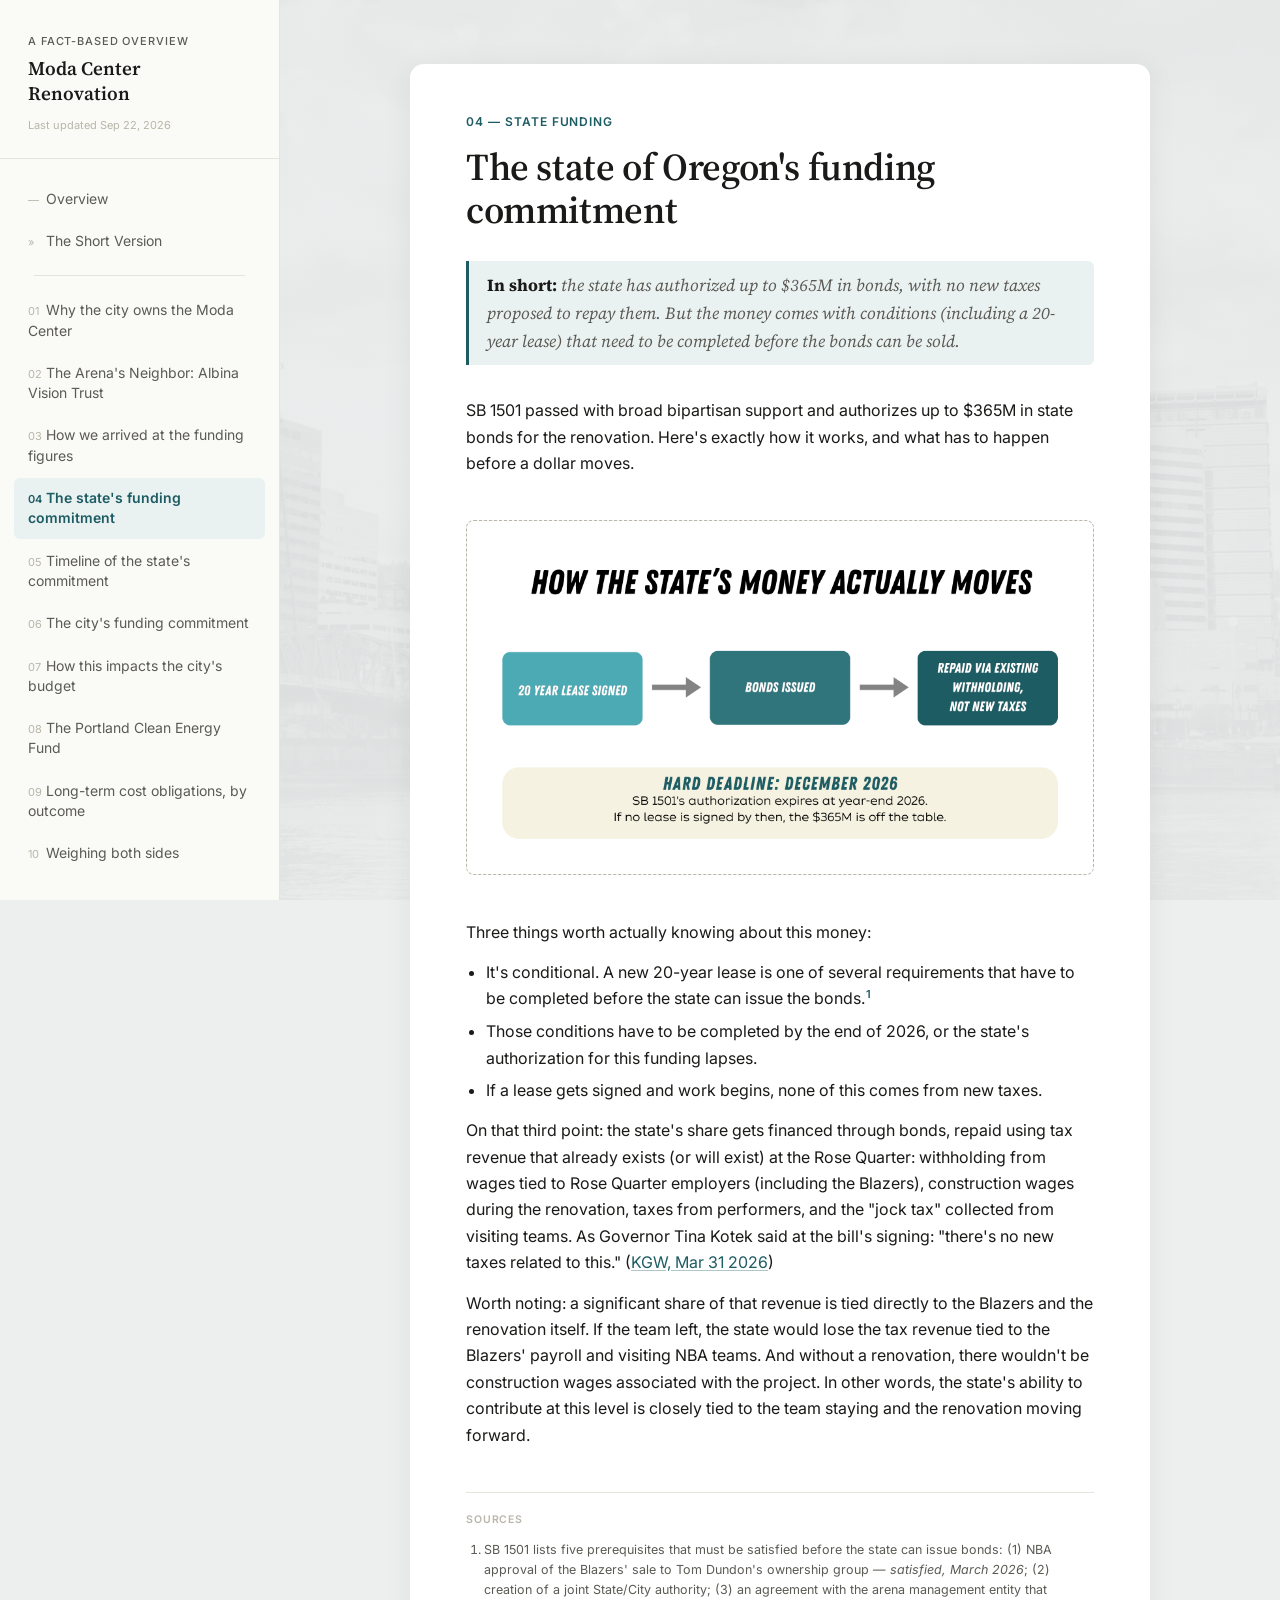
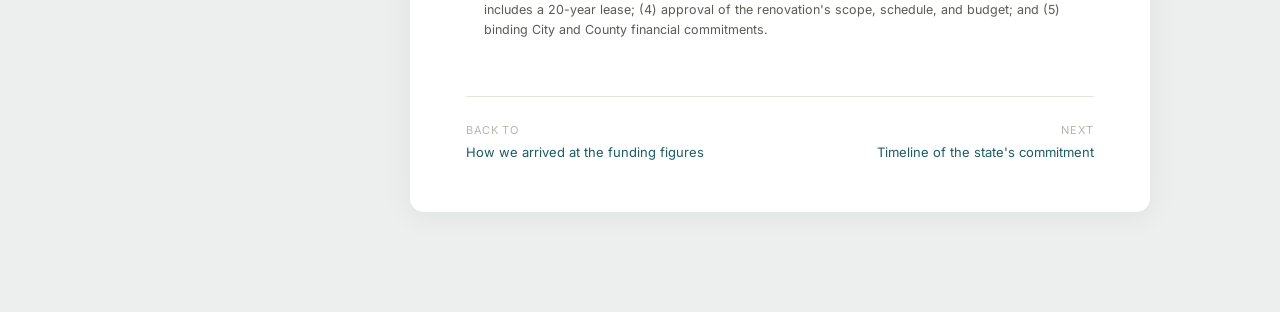
<file: state-commitment.html>
<!DOCTYPE html>
<html lang="en">
<head>
<meta charset="UTF-8">
<meta name="viewport" content="width=device-width, initial-scale=1.0">
<title>The state of Oregon's funding commitment — Moda Center Renovation</title>
<link rel="preconnect" href="https://fonts.googleapis.com">
<link href="https://fonts.googleapis.com/css2?family=Source+Serif+4:opsz,wght@8..60,500;8..60,600;8..60,700&family=Inter:wght@400;500;600&display=swap" rel="stylesheet">
<link rel="stylesheet" href="styles.css">
</head>
<body>

<div class="mobile-topbar">
  <button class="menu-btn" id="menuBtn" aria-label="Open menu">☰</button>
  <a class="name" href="index.html">Moda Center Renovation</a>
</div>
<div class="sidebar-overlay" id="overlay"></div>

<div class="app">

  <aside class="sidebar" id="sidebar">
    <div class="sidebar-title">
      <div class="kicker">A fact-based overview</div>
      <a class="name" href="index.html">Moda Center<br>Renovation</a>
      <div class="last-updated">Last updated Sep 22, 2026</div>
    </div>
    <nav class="navlist" id="navlist">
      <a href="index.html"><span class="navnum">&mdash;</span>Overview</a>
      <a href="short-version.html"><span class="navnum">&raquo;</span>The Short Version</a>
      <div class="navdivider"></div>
      <a href="city-ownership.html"><span class="navnum">01</span>Why the city owns the Moda Center</a>
      <a href="albina.html"><span class="navnum">02</span>The Arena's Neighbor: Albina Vision Trust</a>
      <a href="funding-figures.html"><span class="navnum">03</span>How we arrived at the funding figures</a>
      <a href="state-commitment.html" class="active"><span class="navnum">04</span>The state's funding commitment</a>
      <a href="state-timeline.html"><span class="navnum">05</span>Timeline of the state's commitment</a>
      <a href="city-commitment.html"><span class="navnum">06</span>The city's funding commitment</a>
      <a href="city-budget.html"><span class="navnum">07</span>How this impacts the city's budget</a>
      <a href="pcef.html"><span class="navnum">08</span>The Portland Clean Energy Fund</a>
      <a href="long-term-costs.html"><span class="navnum">09</span>Long-term cost obligations, by outcome</a>
      <a href="case-for-against.html"><span class="navnum">10</span>Weighing both sides</a>
    </nav>
  </aside>

  <main class="content">
    <div class="page">
      <div class="page-eyebrow">04 &mdash; State funding</div>
      <h1>The state of Oregon's funding commitment</h1>

      <div class="tldr">
        <strong>In short:</strong> the state has authorized up to $365M in bonds, with no new taxes proposed to repay them. But the money comes with conditions (including a 20-year lease) that need to be completed before the bonds can be sold.
      </div>

      <div class="slot">
        <div class="intro-slot">
<p>SB 1501 passed with broad bipartisan support and authorizes up to $365M in state bonds for the renovation. Here's exactly how it works, and what has to happen before a dollar moves.</p>
        </div>
      </div>

      <div class="slot">
        <div class="image-slot">
          <img src="state-commitment.png" alt="How the state's funding mechanism works, and the deadline attached to it">
        </div>
      </div>

      <div class="slot">
        <div class="commentary-slot">
<p>Three things worth actually knowing about this money:</p>
<ul>
<li>It's conditional. A new 20-year lease is one of several requirements that have to be completed before the state can issue the bonds.<span class="footnote-ref">1</span></li>
<li>Those conditions have to be completed by the end of 2026, or the state's authorization for this funding lapses.</li>
<li>If a lease gets signed and work begins, none of this comes from new taxes.</li>
</ul>
<p>On that third point: the state's share gets financed through bonds, repaid using tax revenue that already exists (or will exist) at the Rose Quarter: withholding from wages tied to Rose Quarter employers (including the Blazers), construction wages during the renovation, taxes from performers, and the "jock tax" collected from visiting teams. As Governor Tina Kotek said at the bill's signing: "there's no new taxes related to this." (<a href="https://www.kgw.com/article/sports/oregon-governor-signs-bill-fund-moda-center-renovation/283-6a1db42f-2aa7-4067-9c4c-204594ce952c" target="_blank" rel="noopener">KGW, Mar 31 2026</a>)</p>
<p>Worth noting: a significant share of that revenue is tied directly to the Blazers and the renovation itself. If the team left, the state would lose the tax revenue tied to the Blazers' payroll and visiting NBA teams. And without a renovation, there wouldn't be construction wages associated with the project. In other words, the state's ability to contribute at this level is closely tied to the team staying and the renovation moving forward.</p>
        </div>
      </div>

      <div class="slot footnotes">
        <div class="slot-label">Sources</div>
        <ol>
          <li>SB 1501 lists five prerequisites that must be satisfied before the state can issue bonds: (1) NBA approval of the Blazers' sale to Tom Dundon's ownership group &mdash; <em>satisfied, March 2026</em>; (2) creation of a joint State/City authority; (3) an agreement with the arena management entity that includes a 20-year lease; (4) approval of the renovation's scope, schedule, and budget; and (5) binding City and County financial commitments.</li>
        </ol>
      </div>

      <div class="page-footer-nav">
        <a href="funding-figures.html"><span class="dir">Back to</span><span>How we arrived at the funding figures</span></a>
        <a class="next" href="state-timeline.html"><span class="dir">Next</span><span>Timeline of the state's commitment</span></a>
      </div>
    </div>
  </main>
</div>

<script src="script.js"></script>

</body>
</html>
</file>
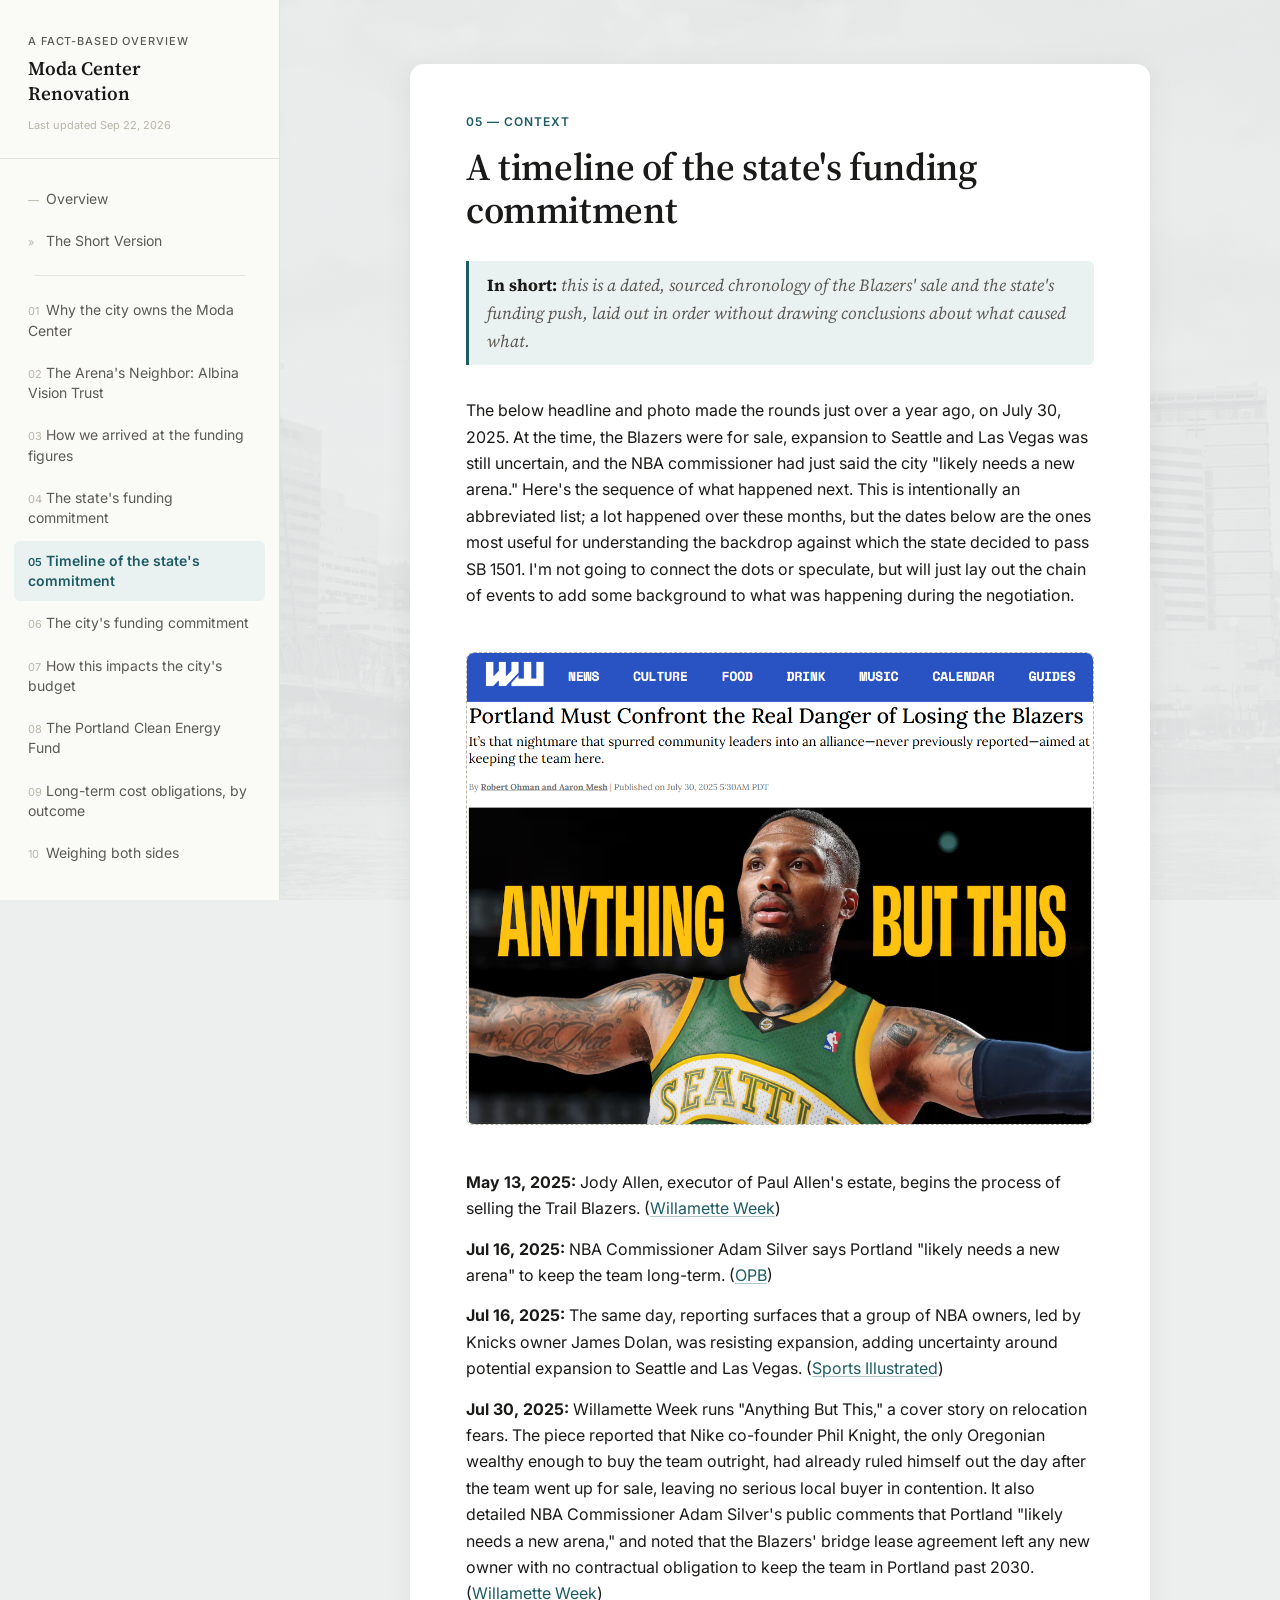
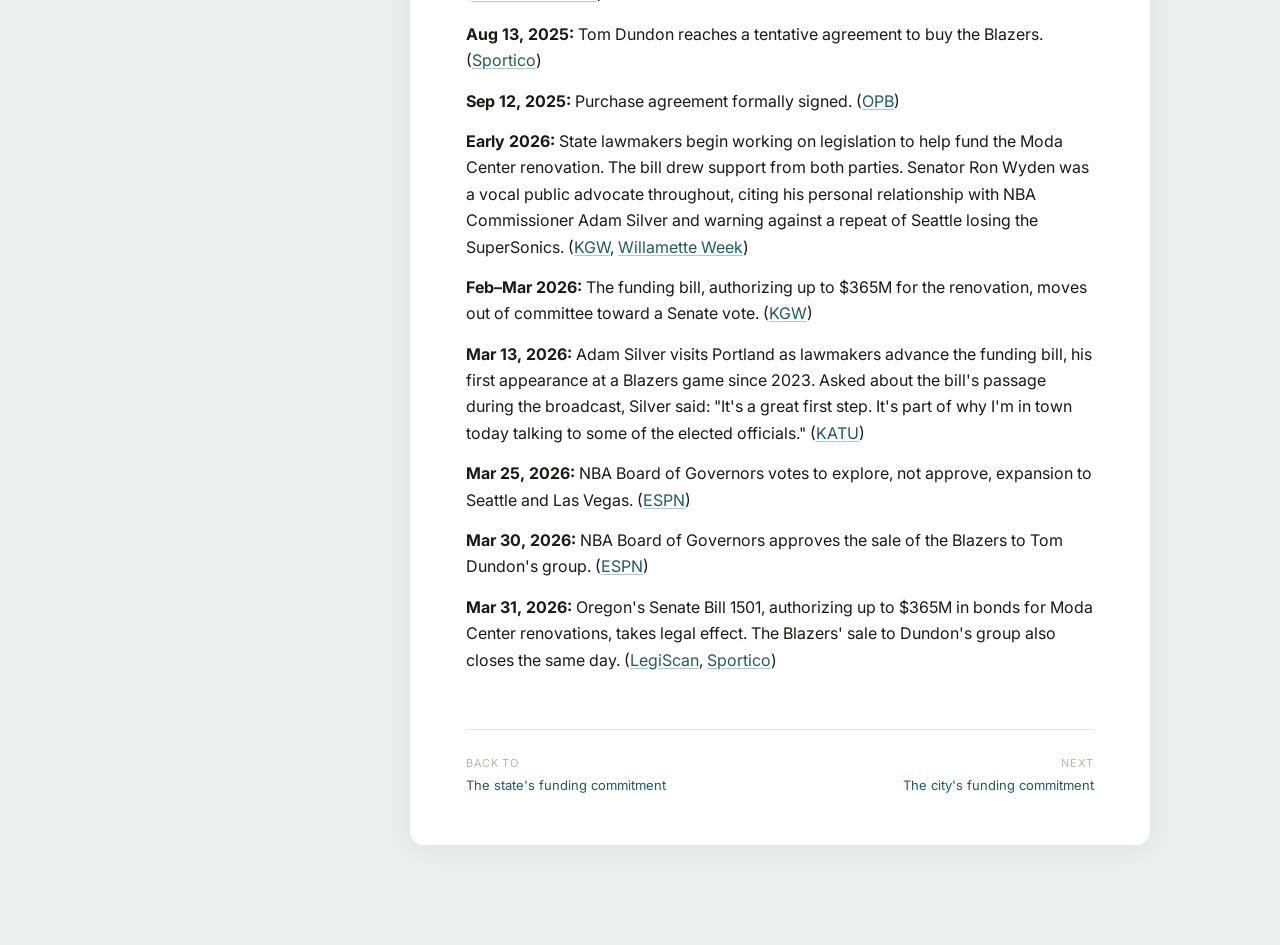
<file: state-timeline.html>
<!DOCTYPE html>
<html lang="en">
<head>
<meta charset="UTF-8">
<meta name="viewport" content="width=device-width, initial-scale=1.0">
<title>A timeline of the state's funding commitment — Moda Center Renovation</title>
<link rel="preconnect" href="https://fonts.googleapis.com">
<link href="https://fonts.googleapis.com/css2?family=Source+Serif+4:opsz,wght@8..60,500;8..60,600;8..60,700&family=Inter:wght@400;500;600&display=swap" rel="stylesheet">
<link rel="stylesheet" href="styles.css">
</head>
<body>

<div class="mobile-topbar">
  <button class="menu-btn" id="menuBtn" aria-label="Open menu">☰</button>
  <a class="name" href="index.html">Moda Center Renovation</a>
</div>
<div class="sidebar-overlay" id="overlay"></div>

<div class="app">

  <aside class="sidebar" id="sidebar">
    <div class="sidebar-title">
      <div class="kicker">A fact-based overview</div>
      <a class="name" href="index.html">Moda Center<br>Renovation</a>
      <div class="last-updated">Last updated Sep 22, 2026</div>
    </div>
    <nav class="navlist" id="navlist">
      <a href="index.html"><span class="navnum">&mdash;</span>Overview</a>
      <a href="short-version.html"><span class="navnum">&raquo;</span>The Short Version</a>
      <div class="navdivider"></div>
      <a href="city-ownership.html"><span class="navnum">01</span>Why the city owns the Moda Center</a>
      <a href="albina.html"><span class="navnum">02</span>The Arena's Neighbor: Albina Vision Trust</a>
      <a href="funding-figures.html"><span class="navnum">03</span>How we arrived at the funding figures</a>
      <a href="state-commitment.html"><span class="navnum">04</span>The state's funding commitment</a>
      <a href="state-timeline.html" class="active"><span class="navnum">05</span>Timeline of the state's commitment</a>
      <a href="city-commitment.html"><span class="navnum">06</span>The city's funding commitment</a>
      <a href="city-budget.html"><span class="navnum">07</span>How this impacts the city's budget</a>
      <a href="pcef.html"><span class="navnum">08</span>The Portland Clean Energy Fund</a>
      <a href="long-term-costs.html"><span class="navnum">09</span>Long-term cost obligations, by outcome</a>
      <a href="case-for-against.html"><span class="navnum">10</span>Weighing both sides</a>
    </nav>
  </aside>

  <main class="content">
    <div class="page">
      <div class="page-eyebrow">05 &mdash; Context</div>
      <h1>A timeline of the state's funding commitment</h1>

      <div class="tldr">
        <strong>In short:</strong> this is a dated, sourced chronology of the Blazers' sale and the state's funding push, laid out in order without drawing conclusions about what caused what.
      </div>

      <div class="slot">
        <div class="intro-slot">
<p>The below headline and photo made the rounds just over a year ago, on July 30, 2025. At the time, the Blazers were for sale, expansion to Seattle and Las Vegas was still uncertain, and the NBA commissioner had just said the city "likely needs a new arena." Here's the sequence of what happened next. This is intentionally an abbreviated list; a lot happened over these months, but the dates below are the ones most useful for understanding the backdrop against which the state decided to pass SB 1501. I'm not going to connect the dots or speculate, but will just lay out the chain of events to add some background to what was happening during the negotiation.</p>
        </div>
      </div>

      <div class="slot">
        <div class="image-slot">
          <img src="timeline.png" alt="Timeline of key dates leading to the state's funding commitment">
        </div>
      </div>

      <div class="slot">
        <div class="commentary-slot">
<p><strong>May 13, 2025:</strong> Jody Allen, executor of Paul Allen's estate, begins the process of selling the Trail Blazers. (<a href="https://www.wweek.com/sports/2025/05/13/jody-allen-starts-sale-of-portland-trail-blazers/" target="_blank" rel="noopener">Willamette Week</a>)</p>
<p><strong>Jul 16, 2025:</strong> NBA Commissioner Adam Silver says Portland "likely needs a new arena" to keep the team long-term. (<a href="https://www.opb.org/article/2025/07/16/nba-trail-blazers-portland-moda-center-adam-silver/" target="_blank" rel="noopener">OPB</a>)</p>
<p><strong>Jul 16, 2025:</strong> The same day, reporting surfaces that a group of NBA owners, led by Knicks owner James Dolan, was resisting expansion, adding uncertainty around potential expansion to Seattle and Las Vegas. (<a href="https://www.si.com/nba/knicks/onsi/news/new-york-knicks-owner-james-dolan-against-nba-expansion" target="_blank" rel="noopener">Sports Illustrated</a>)</p>
<p><strong>Jul 30, 2025:</strong> Willamette Week runs "Anything But This," a cover story on relocation fears. The piece reported that Nike co-founder Phil Knight, the only Oregonian wealthy enough to buy the team outright, had already ruled himself out the day after the team went up for sale, leaving no serious local buyer in contention. It also detailed NBA Commissioner Adam Silver's public comments that Portland "likely needs a new arena," and noted that the Blazers' bridge lease agreement left any new owner with no contractual obligation to keep the team in Portland past 2030. (<a href="https://www.wweek.com/sports/2025/07/30/portland-must-confront-the-real-danger-of-losing-the-blazers/" target="_blank" rel="noopener">Willamette Week</a>)</p>
<p><strong>Aug 13, 2025:</strong> Tom Dundon reaches a tentative agreement to buy the Blazers. (<a href="https://www.sportico.com/business/team-sales/2025/dundon-portland-trail-blazers-sale-paul-allen-1234866910/" target="_blank" rel="noopener">Sportico</a>)</p>
<p><strong>Sep 12, 2025:</strong> Purchase agreement formally signed. (<a href="https://www.opb.org/article/2025/09/12/allen-estate-sell-trail-blazers-dundon-cherng-investors/" target="_blank" rel="noopener">OPB</a>)</p>
<p><strong>Early 2026:</strong> State lawmakers begin working on legislation to help fund the Moda Center renovation. The bill drew support from both parties. Senator Ron Wyden was a vocal public advocate throughout, citing his personal relationship with NBA Commissioner Adam Silver and warning against a repeat of Seattle losing the SuperSonics. (<a href="https://www.kgw.com/article/sports/nba/blazers/blazers-state-lawmakers-help-fund-moda-center-renovations/283-b8aae23d-1fbc-40bd-aee2-f50b959b1669" target="_blank" rel="noopener">KGW</a>, <a href="https://www.wweek.com/news/state/2026/03/08/oregon-lawmakers-cut-a-bipartisan-deal-to-subsidize-moda-center/" target="_blank" rel="noopener">Willamette Week</a>)</p>
<p><strong>Feb&ndash;Mar 2026:</strong> The funding bill, authorizing up to $365M for the renovation, moves out of committee toward a Senate vote. (<a href="https://www.kgw.com/article/news/politics/moda-center-funding-bill-moves-from-committee-oregon-senate-vote/283-89570b4d-3ae8-43f1-82d7-246ec2cd2cb7" target="_blank" rel="noopener">KGW</a>)</p>
<p><strong>Mar 13, 2026:</strong> Adam Silver visits Portland as lawmakers advance the funding bill, his first appearance at a Blazers game since 2023. Asked about the bill's passage during the broadcast, Silver said: "It's a great first step. It's part of why I'm in town today talking to some of the elected officials." (<a href="https://katu.com/news/local/nba-commissioner-adam-silver-visits-portland-as-lawmakers-advance-moda-center-funding-bill" target="_blank" rel="noopener">KATU</a>)</p>
<p><strong>Mar 25, 2026:</strong> NBA Board of Governors votes to explore, not approve, expansion to Seattle and Las Vegas. (<a href="https://www.espn.com/nba/story/_/id/48304338/sources-nba-votes-explore-vegas-seattle-expansion-bids" target="_blank" rel="noopener">ESPN</a>)</p>
<p><strong>Mar 30, 2026:</strong> NBA Board of Governors approves the sale of the Blazers to Tom Dundon's group. (<a href="https://www.espn.com/nba/story/_/id/48350814/nba-board-governors-approves-portland-trail-blazers-sale-group-led-tom-dundon" target="_blank" rel="noopener">ESPN</a>)</p>
<p><strong>Mar 31, 2026:</strong> Oregon's Senate Bill 1501, authorizing up to $365M in bonds for Moda Center renovations, takes legal effect. The Blazers' sale to Dundon's group also closes the same day. (<a href="https://legiscan.com/OR/supplement/SB1501/id/663789" target="_blank" rel="noopener">LegiScan</a>, <a href="https://www.sportico.com/business/team-sales/2026/portland-trail-blazers-sale-tom-dundon-approved-1234888750/" target="_blank" rel="noopener">Sportico</a>)</p>
        </div>
      </div>

      <div class="page-footer-nav">
        <a href="state-commitment.html"><span class="dir">Back to</span><span>The state's funding commitment</span></a>
        <a class="next" href="city-commitment.html"><span class="dir">Next</span><span>The city's funding commitment</span></a>
      </div>
    </div>
  </main>
</div>

<script src="script.js"></script>

</body>
</html>
</file>
<file: styles.css>
:root{
  --white:#FFFFFF;
  --ink:#1A1A18;
  --ink-soft:#5B5A54;
  --line:#E5E3DC;
  --sidebar-bg:#FAFAF7;
  --accent:#1D5C63;
  --accent-soft:#EAF1F1;
  --placeholder-bg:#F7F6F2;
  --placeholder-line:#B9B6A9;
}
*{box-sizing:border-box;}
html{
  scroll-behavior:smooth;
  background-color:#EDEFEF;
  background-image:
    linear-gradient(180deg, rgba(237,239,239,0.88), rgba(237,239,239,0.93)),
    url('site-background.png');
  background-repeat:no-repeat;
  background-size:cover;
  background-position:top center;
  background-attachment:fixed;
}
body{
  margin:0;
  background:transparent;
  color:var(--ink);
  font-family:'Inter', -apple-system, sans-serif;
  line-height:1.65;
  -webkit-font-smoothing:antialiased;
}
a{color:var(--accent);text-decoration-color:rgba(29,92,99,0.35);text-underline-offset:2px;}
a:hover{text-decoration-color:var(--accent);}

/* ---------- Layout ---------- */
.app{display:flex;min-height:100vh;}

/* ---------- Sidebar ---------- */
.sidebar{
  width:280px;
  flex-shrink:0;
  background:var(--sidebar-bg);
  border-right:1px solid var(--line);
  padding:32px 0 40px;
  position:sticky;
  top:0;
  height:100vh;
  overflow-y:auto;
}
.sidebar-title{
  padding:0 28px 24px;
  border-bottom:1px solid var(--line);
  margin-bottom:12px;
}
.sidebar-title .kicker{
  font-size:11px;
  letter-spacing:.08em;
  text-transform:uppercase;
  color:var(--ink-soft);
  margin-bottom:6px;
  font-weight:500;
}
.sidebar-title .name{
  font-family:'Source Serif 4', serif;
  font-weight:600;
  font-size:19px;
  line-height:1.3;
  color:var(--ink);
  text-decoration:none;
  display:block;
}
.sidebar-title .last-updated{
  font-family:'Inter',sans-serif;
  font-size:11px;
  color:var(--placeholder-line);
  margin-top:10px;
}
nav.navlist{padding:8px 14px;}
nav.navlist a{
  display:block;
  text-decoration:none;
  color:var(--ink-soft);
  font-size:14px;
  line-height:1.45;
  padding:10px 14px;
  border-radius:6px;
  margin-bottom:2px;
  transition:background .12s ease, color .12s ease;
}
nav.navlist a:hover{background:var(--accent-soft);color:var(--ink);}
nav.navlist a.active{
  background:var(--accent-soft);
  color:var(--accent);
  font-weight:600;
}
nav.navlist .navnum{
  display:inline-block;
  font-family:'Inter',sans-serif;
  font-size:11px;
  color:var(--placeholder-line);
  width:18px;
}
nav.navlist a.active .navnum{color:var(--accent);}
.navdivider{
  height:1px;background:var(--line);margin:14px 20px;
}

/* Mobile toggle */
.mobile-topbar{display:none;}
.sidebar-overlay{display:none;}

/* ---------- Main content ---------- */
main.content{
  flex:1;
  min-width:0;
  padding:64px 48px 100px;
}
.page{
  max-width:740px;
  margin:0 auto;
  background:var(--white);
  border-radius:14px;
  padding:48px 56px;
  box-shadow:0 4px 30px rgba(20,30,30,0.06);
}

.page-eyebrow{
  font-size:12px;
  letter-spacing:.08em;
  text-transform:uppercase;
  color:var(--accent);
  font-weight:600;
  margin-bottom:14px;
}
.page h1{
  font-family:'Source Serif 4', serif;
  font-weight:600;
  font-size:clamp(28px, 4vw, 38px);
  line-height:1.15;
  letter-spacing:-0.01em;
  margin:0 0 28px;
}

/* ---------- Placeholder blocks (user fills these in) ---------- */
.slot{margin-bottom:44px;}
.slot-label{
  font-family:'Inter',sans-serif;
  font-size:10.5px;
  letter-spacing:.08em;
  text-transform:uppercase;
  color:var(--placeholder-line);
  font-weight:600;
  margin-bottom:10px;
}

.intro-slot{
  font-size:16px;
  line-height:1.65;
  color:var(--ink);
}
.intro-slot p{margin:0 0 14px;}
.intro-slot p:last-child{margin-bottom:0;}
.intro-slot .placeholder-text{color:var(--placeholder-line);font-style:italic;}

.image-slot{
  border:1.5px dashed var(--placeholder-line);
  background:var(--placeholder-bg);
  border-radius:8px;
  padding:0;
  overflow:hidden;
}
.image-slot .img-inner{
  min-height:280px;
  display:flex;
  flex-direction:column;
  align-items:center;
  justify-content:center;
  gap:10px;
  padding:36px 24px;
  text-align:center;
}
.image-slot .icon{font-size:26px;opacity:.35;}
.image-slot .img-title{
  font-family:'Inter',sans-serif;
  font-size:13px;
  font-weight:600;
  color:var(--ink-soft);
}
.image-slot .img-desc{
  font-size:13px;
  color:var(--placeholder-line);
  max-width:420px;
}
.image-slot img{
  display:block;
  width:100%;
  height:auto;
}

/* Two images side by side, sharing one caption beneath */
.image-pair{
  display:flex;
  gap:16px;
}
.image-pair .image-slot{
  flex:1;
  min-width:0;
}
@media (max-width:640px){
  .image-pair{flex-direction:column;}
}

/* Two columns side by side, each with its own image + list (case-for/case-against pages) */
.two-col{
  display:flex;
  gap:28px;
  align-items:flex-start;
}
.two-col > div{
  flex:1;
  min-width:0;
}
.two-col h3{
  font-family:'Source Serif 4', serif;
  font-weight:600;
  font-size:19px;
  margin:0 0 14px;
}
.two-col ul{
  padding-left:20px;
  margin:14px 0 0;
  font-size:15px;
}
.two-col li{margin-bottom:12px;line-height:1.55;}
.two-col li a{font-size:12.5px;}
@media (max-width:768px){
  .two-col{flex-direction:column;}
}

/* Real, drafted infographics — distinct from the dashed "add your own" slots */
.graphic-card{
  border:1px solid var(--line);
  background:var(--white);
  border-radius:8px;
  padding:20px 16px 8px;
}
.graphic-card svg{display:block;width:100%;height:auto;}
.graphic-caption{
  font-family:'Inter',sans-serif;
  font-size:12px;
  color:var(--placeholder-line);
  text-align:center;
  padding:10px 16px 4px;
  font-style:italic;
}

.commentary-slot{
  font-size:16px;
  color:var(--ink);
}
.commentary-slot p{margin:0 0 14px;}
.commentary-slot p:last-child{margin-bottom:0;}
.commentary-slot .placeholder-text{
  color:var(--placeholder-line);
  font-style:italic;
  line-height:1.8;
}
.commentary-slot .placeholder-text p{margin:0 0 14px;}
.commentary-slot .example-link-note{
  margin-top:18px;
  padding:14px 16px;
  background:var(--placeholder-bg);
  border:1px dashed var(--placeholder-line);
  border-radius:6px;
  font-family:'Inter',sans-serif;
  font-size:12.5px;
  color:var(--ink-soft);
}
.commentary-slot .example-link-note code{
  background:var(--white);
  border:1px solid var(--line);
  border-radius:3px;
  padding:1px 5px;
  font-size:11.5px;
}
.commentary-slot ul{padding-left:20px;margin:0 0 14px;}
.commentary-slot li{margin-bottom:6px;}

.footnote-ref{
  font-size:11px;
  vertical-align:super;
  color:var(--accent);
  font-weight:600;
  margin-left:1px;
}

.footnotes{
  margin-top:40px;
  padding-top:18px;
  border-top:1px solid var(--line);
}
.footnotes .slot-label{margin-bottom:12px;}
.footnotes ol{
  padding-left:18px;
  margin:0;
  font-family:'Inter',sans-serif;
  font-size:12.5px;
  color:var(--ink-soft);
}
.footnotes li{margin-bottom:8px;line-height:1.6;}

/* Reading-time badge */
.readtime{
  display:inline-flex;
  align-items:center;
  gap:8px;
  font-family:'Inter',sans-serif;
  font-size:13px;
  color:var(--ink-soft);
  background:var(--placeholder-bg);
  border:1px solid var(--line);
  border-radius:20px;
  padding:7px 16px;
  margin:0 0 28px;
}
.readtime strong{color:var(--ink);font-weight:600;}

/* One-line "in short" summary under H1 */
.tldr{
  font-size:17px;
  color:var(--ink-soft);
  border-left:3px solid var(--accent);
  padding:10px 18px;
  margin:0 0 32px;
  background:var(--accent-soft);
  border-radius:0 6px 6px 0;
  font-family:'Source Serif 4', serif;
  font-style:italic;
}
.tldr strong{font-style:normal;color:var(--ink);}

/* Pulled-out stat callout (two-panel comparison) */
.stat-callout{
  display:flex;
  border:1px solid var(--line);
  border-radius:8px;
  overflow:hidden;
  margin:32px 0;
}
.stat-callout .stat-block{
  flex:1;
  padding:22px 20px;
  text-align:center;
  border-right:1px solid var(--line);
}
.stat-callout .stat-block:last-child{border-right:none;background:var(--accent-soft);}
.stat-callout .num{
  font-family:'Source Serif 4', serif;
  font-weight:600;
  font-size:32px;
  color:var(--ink);
  display:block;
}
.stat-callout .stat-block:last-child .num{color:var(--accent);}
.stat-callout .lbl{
  font-size:12px;
  color:var(--ink-soft);
  text-transform:uppercase;
  letter-spacing:.04em;
  margin-top:4px;
  display:block;
}
@media (max-width:600px){
  .stat-callout{flex-direction:column;}
  .stat-callout .stat-block{border-right:none;border-bottom:1px solid var(--line);}
  .stat-callout .stat-block:last-child{border-bottom:none;}
}

/* Consistent bold-label / dated fact list */
.fact-list{list-style:none;margin:14px 0;padding:0;}
.fact-list li{
  display:grid;
  grid-template-columns:120px 1fr;
  gap:16px;
  padding:12px 0;
  border-bottom:1px solid var(--line);
  font-size:15px;
}
.fact-list li:first-child{padding-top:0;}
.fact-list li:last-child{border-bottom:none;}
.fact-list .fl-label{
  font-family:'Source Serif 4', serif;
  font-weight:600;
  color:var(--accent);
  font-size:15px;
}
@media (max-width:560px){
  .fact-list li{grid-template-columns:1fr;gap:2px;}
}

.page-footer-nav{
  margin-top:56px;
  padding-top:24px;
  border-top:1px solid var(--line);
  display:flex;
  justify-content:space-between;
  font-family:'Inter',sans-serif;
  font-size:13px;
}
.page-footer-nav a{
  display:flex;
  flex-direction:column;
  text-decoration:none;
}
.page-footer-nav .dir{font-size:11px;text-transform:uppercase;letter-spacing:.06em;color:var(--placeholder-line);margin-bottom:3px;}
.page-footer-nav .next{margin-left:auto;text-align:right;}

@media (max-width: 880px){
  .sidebar{
    position:fixed;
    left:0;top:0;
    transform:translateX(-100%);
    z-index:50;
    transition:transform .2s ease;
    width:280px;
    box-shadow:2px 0 24px rgba(0,0,0,0.08);
  }
  .sidebar.open{transform:translateX(0);}
  .sidebar-overlay{
    display:none;
    position:fixed;inset:0;
    background:rgba(0,0,0,0.25);
    z-index:40;
  }
  .sidebar-overlay.show{display:block;}
  .mobile-topbar{
    display:flex;
    align-items:center;
    gap:14px;
    padding:16px 20px;
    border-bottom:1px solid var(--line);
    position:sticky;
    top:0;
    background:var(--white);
    z-index:30;
  }
  .mobile-topbar .menu-btn{
    border:1px solid var(--line);
    background:var(--white);
    border-radius:6px;
    width:36px;height:36px;
    display:flex;align-items:center;justify-content:center;
    cursor:pointer;
    font-size:16px;
  }
  .mobile-topbar .name{
    font-family:'Source Serif 4', serif;
    font-weight:600;
    font-size:16px;
    text-decoration:none;
    color:var(--ink);
  }
  main.content{padding:32px 14px 80px;}
  .page{padding:28px 24px;border-radius:10px;}
}

/* ============================================== */
/* The Short Version — fast-scan page blocks       */
/* ============================================== */
.scan-block{padding:36px 0;border-bottom:1px solid var(--line);}
.scan-block:first-of-type{padding-top:0;}
.scan-block:last-child{border-bottom:none;}
.scan-block .scan-num{
  font-family:'Inter',sans-serif;
  font-size:11px;
  color:var(--accent);
  font-weight:600;
  letter-spacing:.06em;
  text-transform:uppercase;
  margin-bottom:6px;
}
.scan-block h2{
  font-family:'Source Serif 4', serif;
  font-weight:600;
  font-size:20px;
  margin:0 0 14px;
  line-height:1.3;
}
.scan-block a h2{color:var(--ink);}
.scan-block a{text-decoration:none;}
.scan-block .image-slot{margin-bottom:14px;}
.scan-block > p{
  font-size:15px;
  color:var(--ink-soft);
  margin:0 0 10px;
}
.readmore{
  font-family:'Inter',sans-serif;
  font-size:13px;
  font-weight:600;
  text-decoration:none;
}
.readmore::after{content:" \2192";}
</file>
